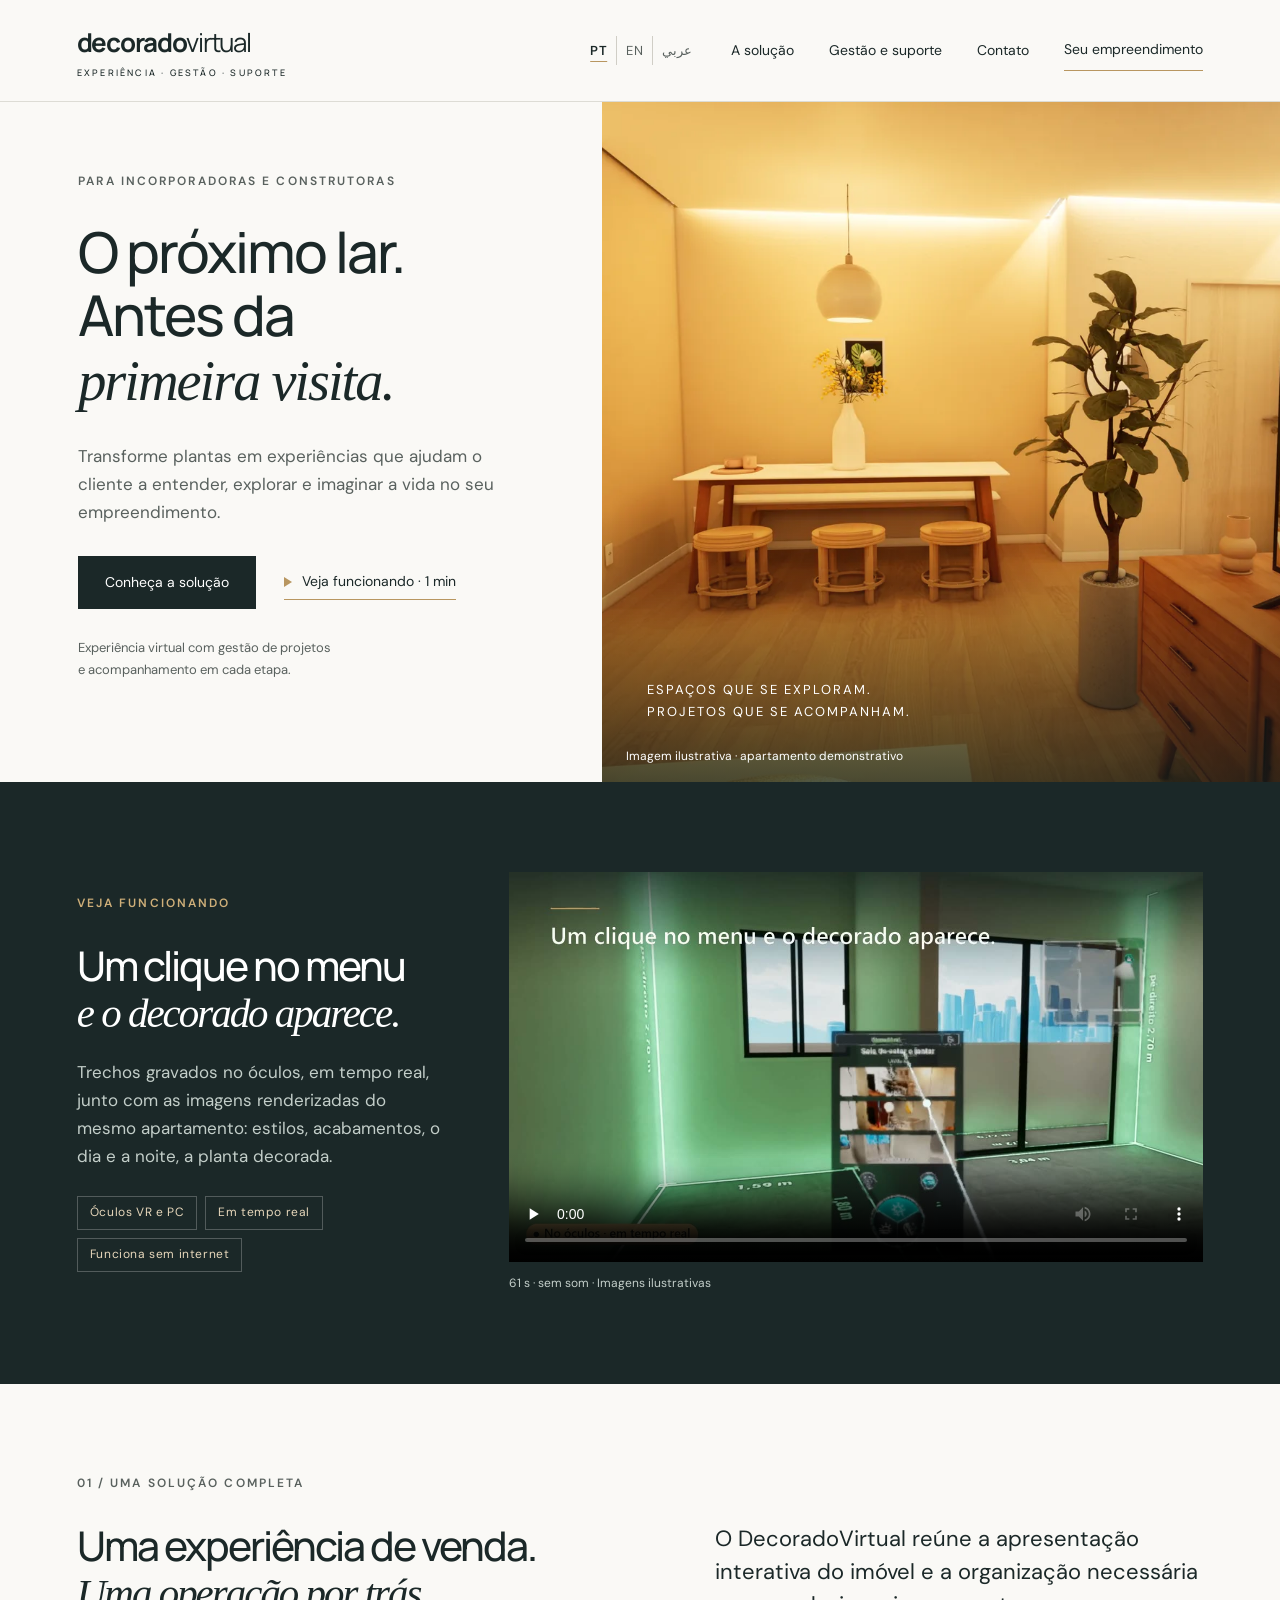
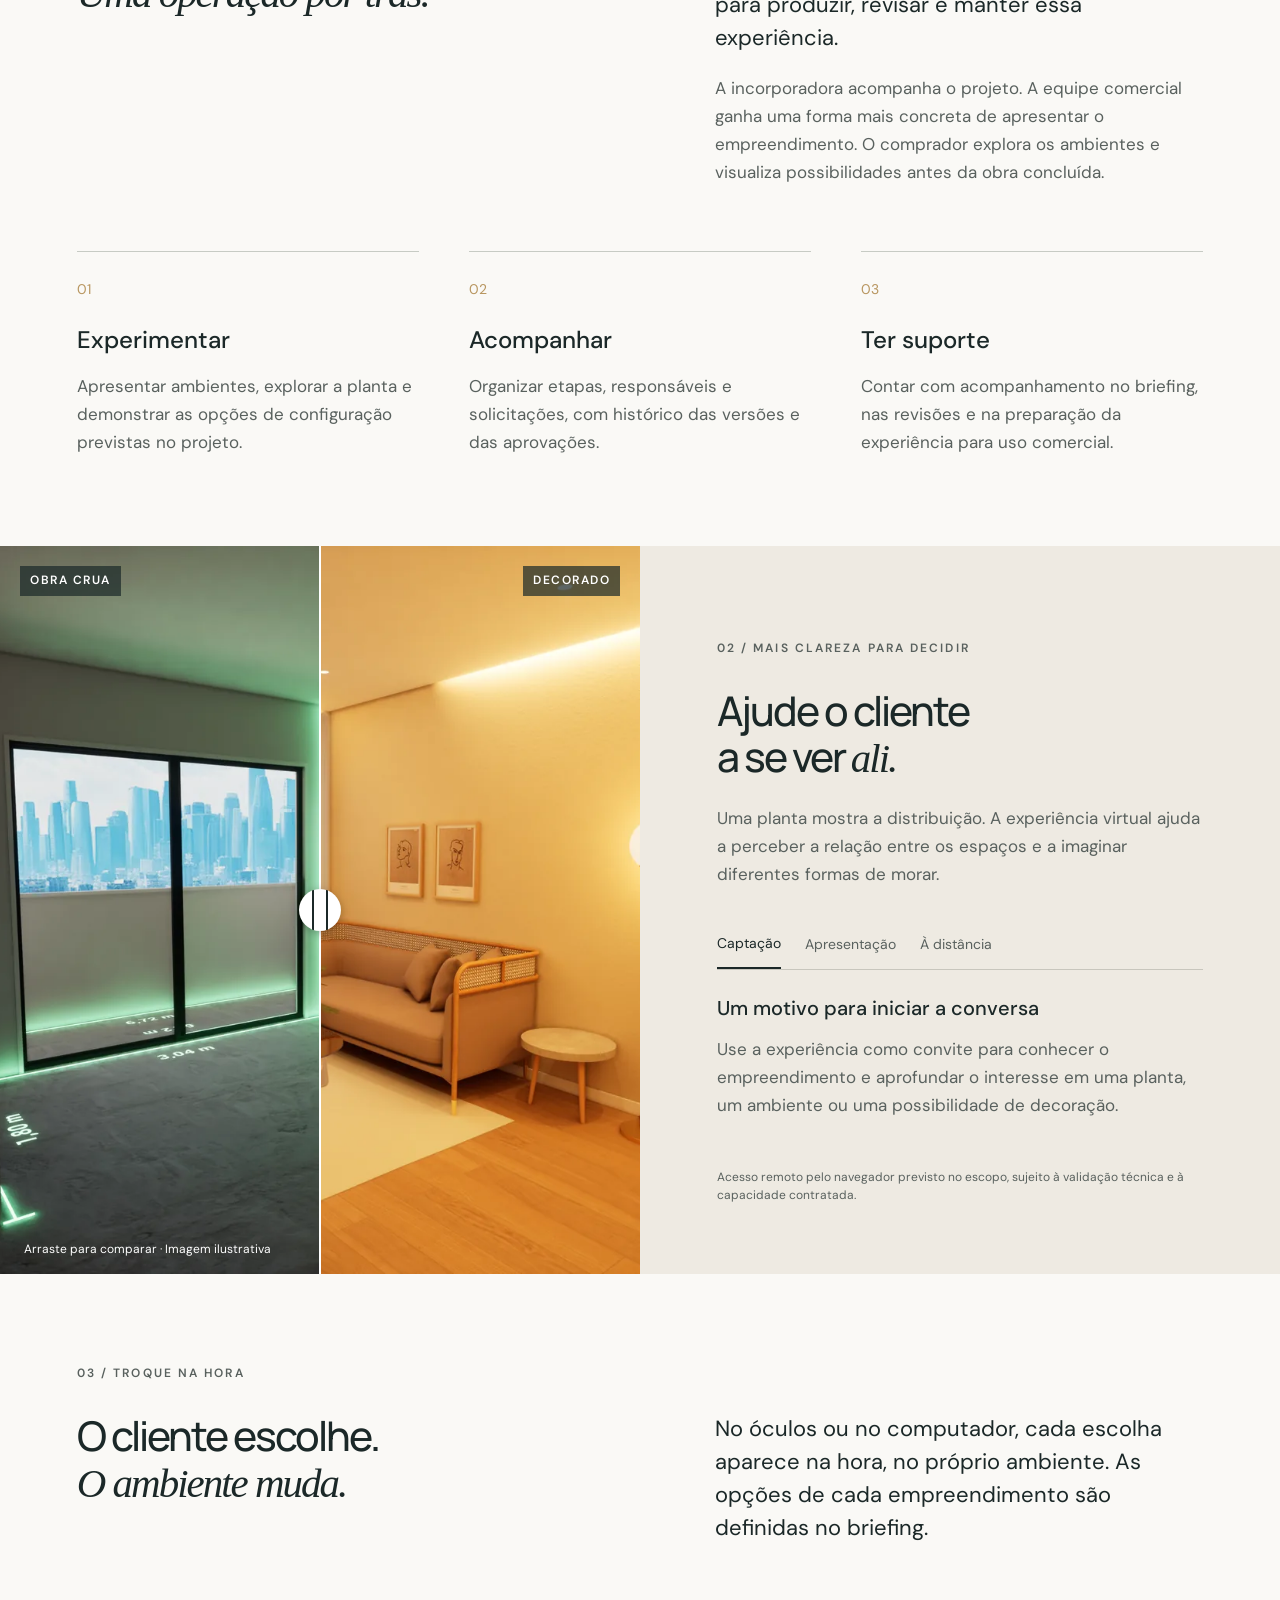
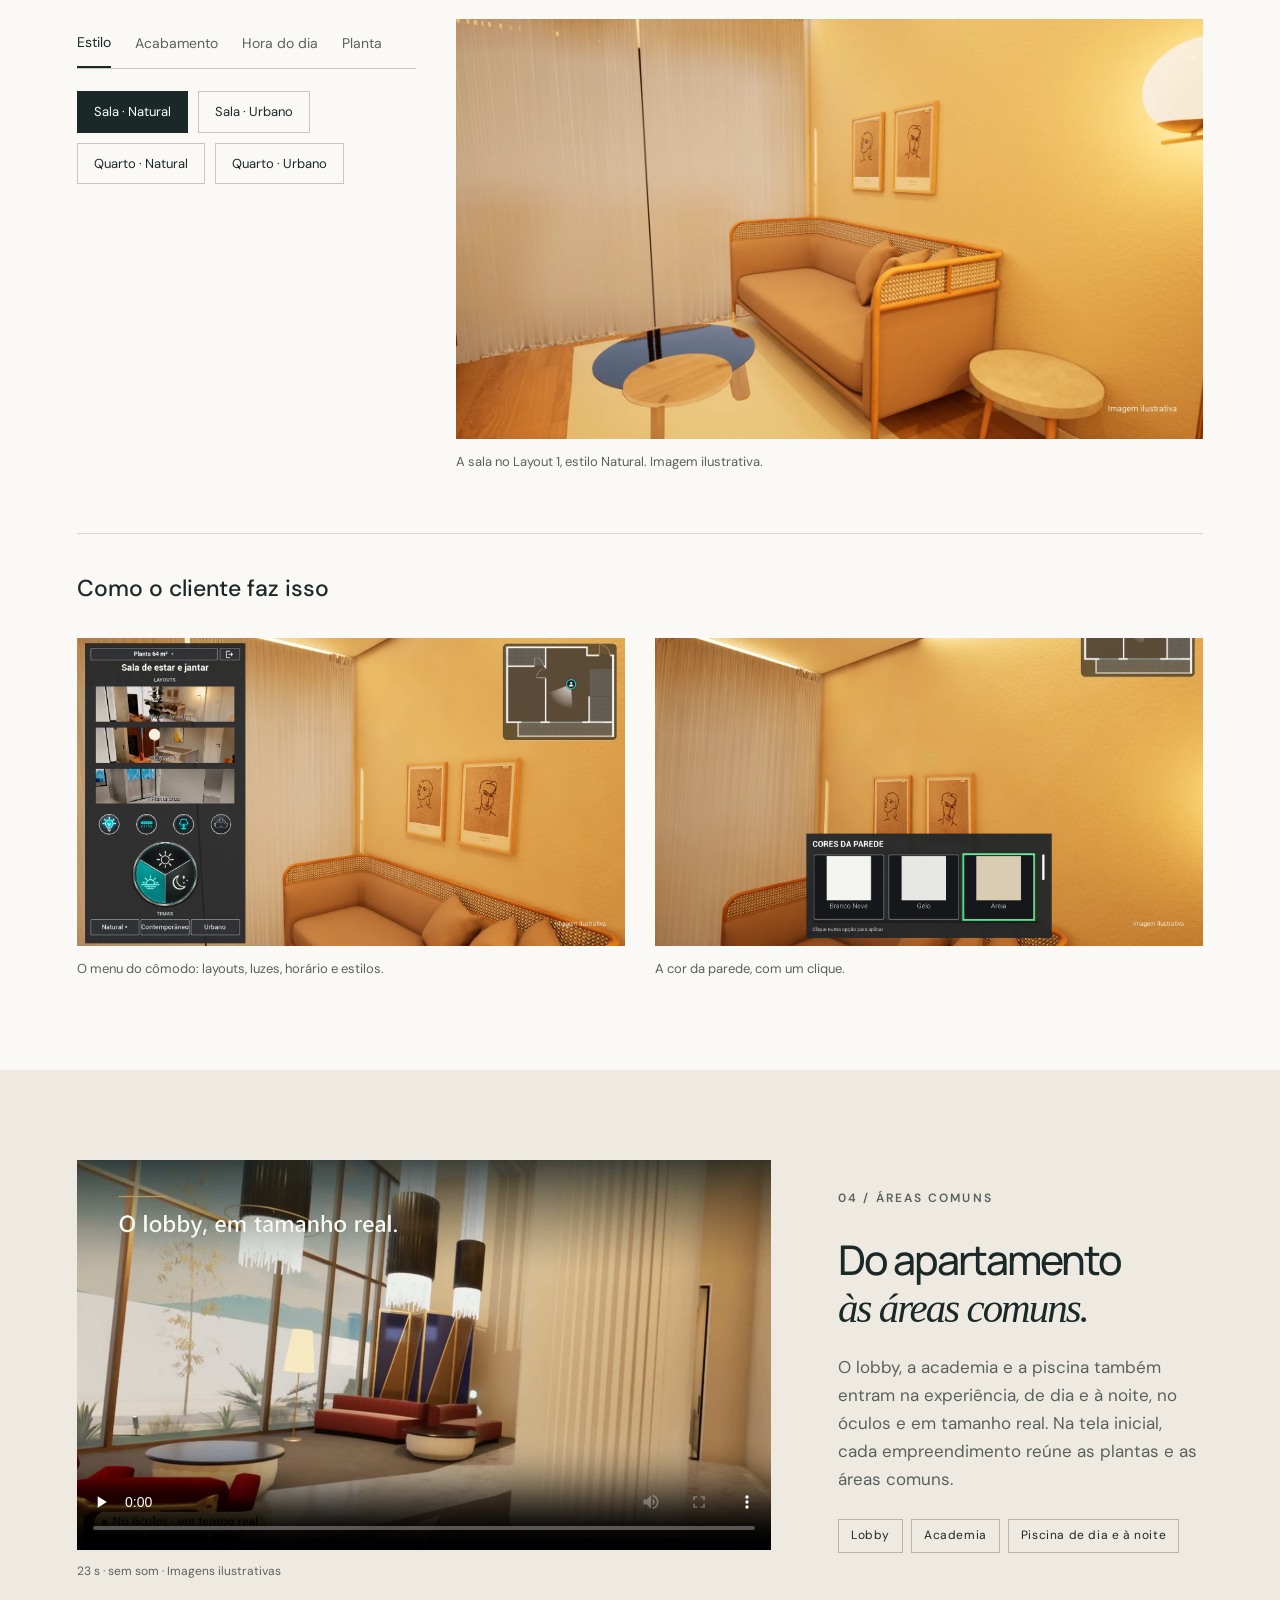
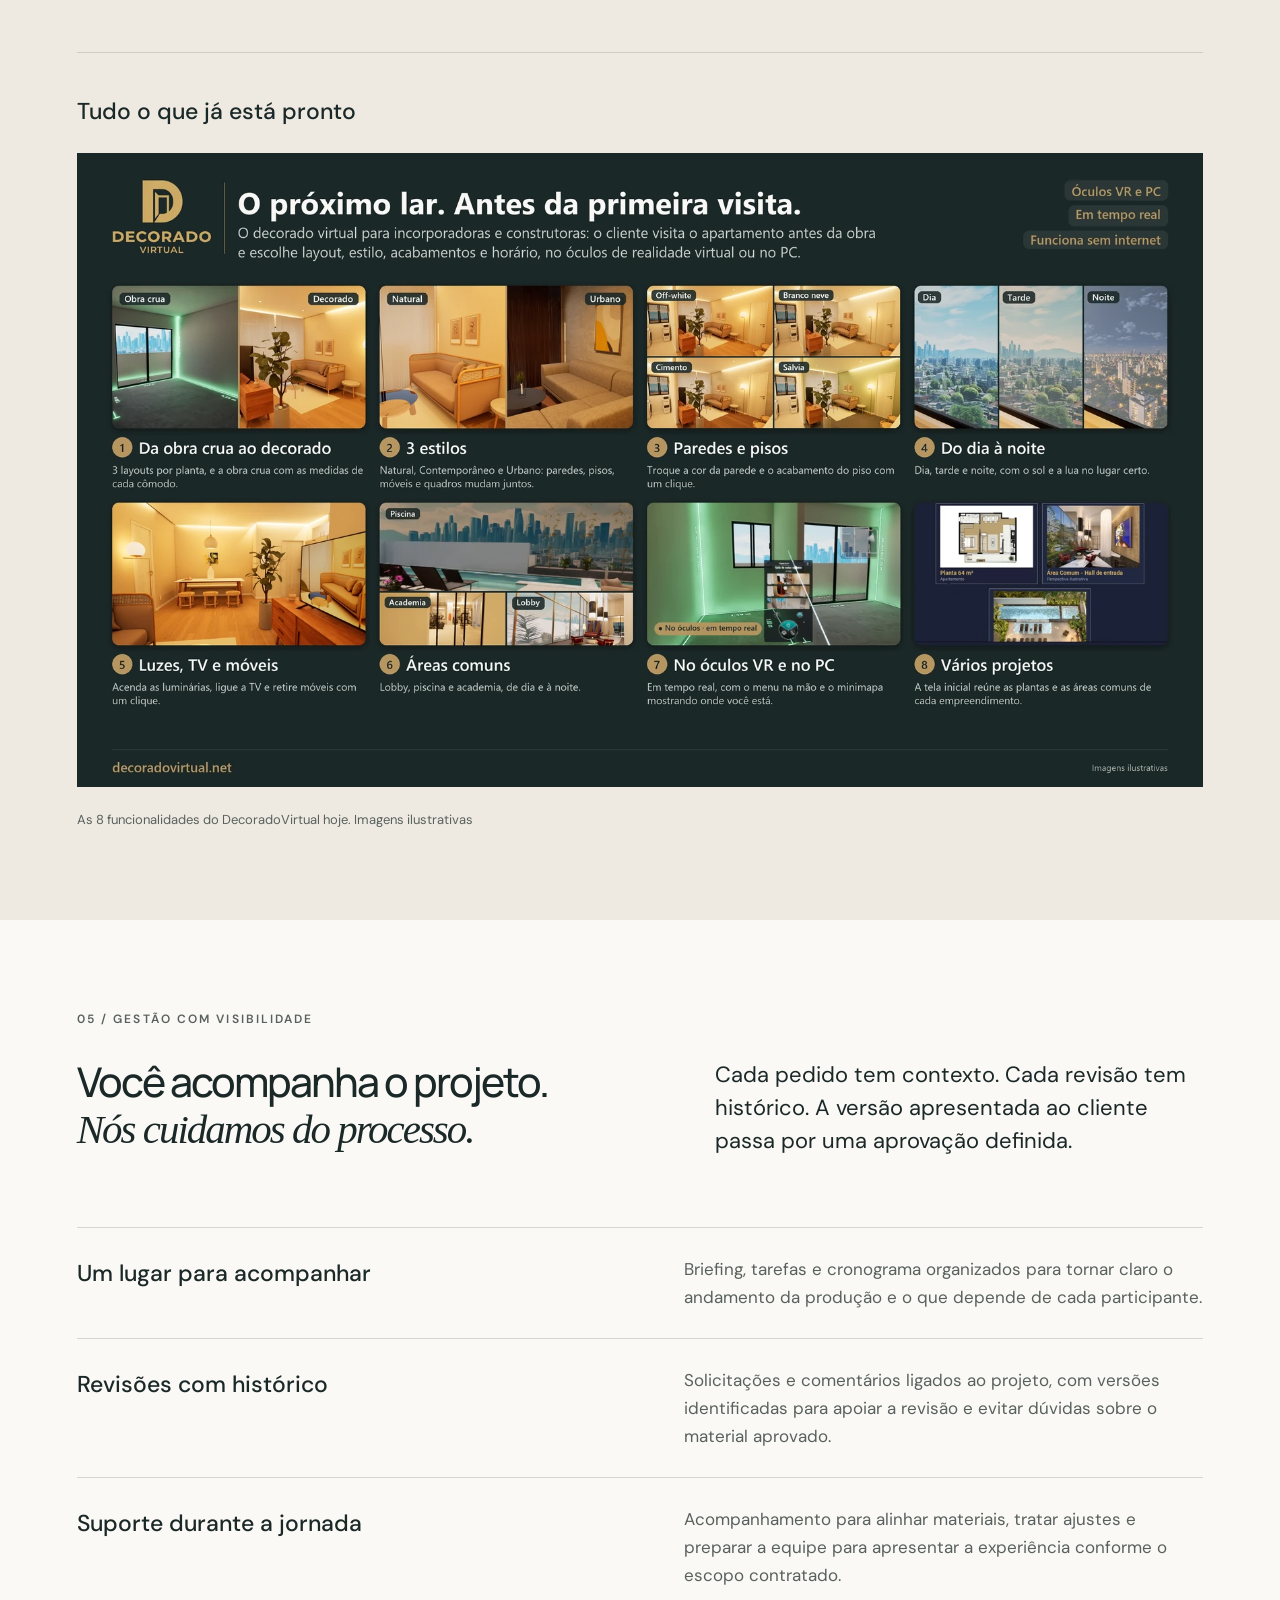
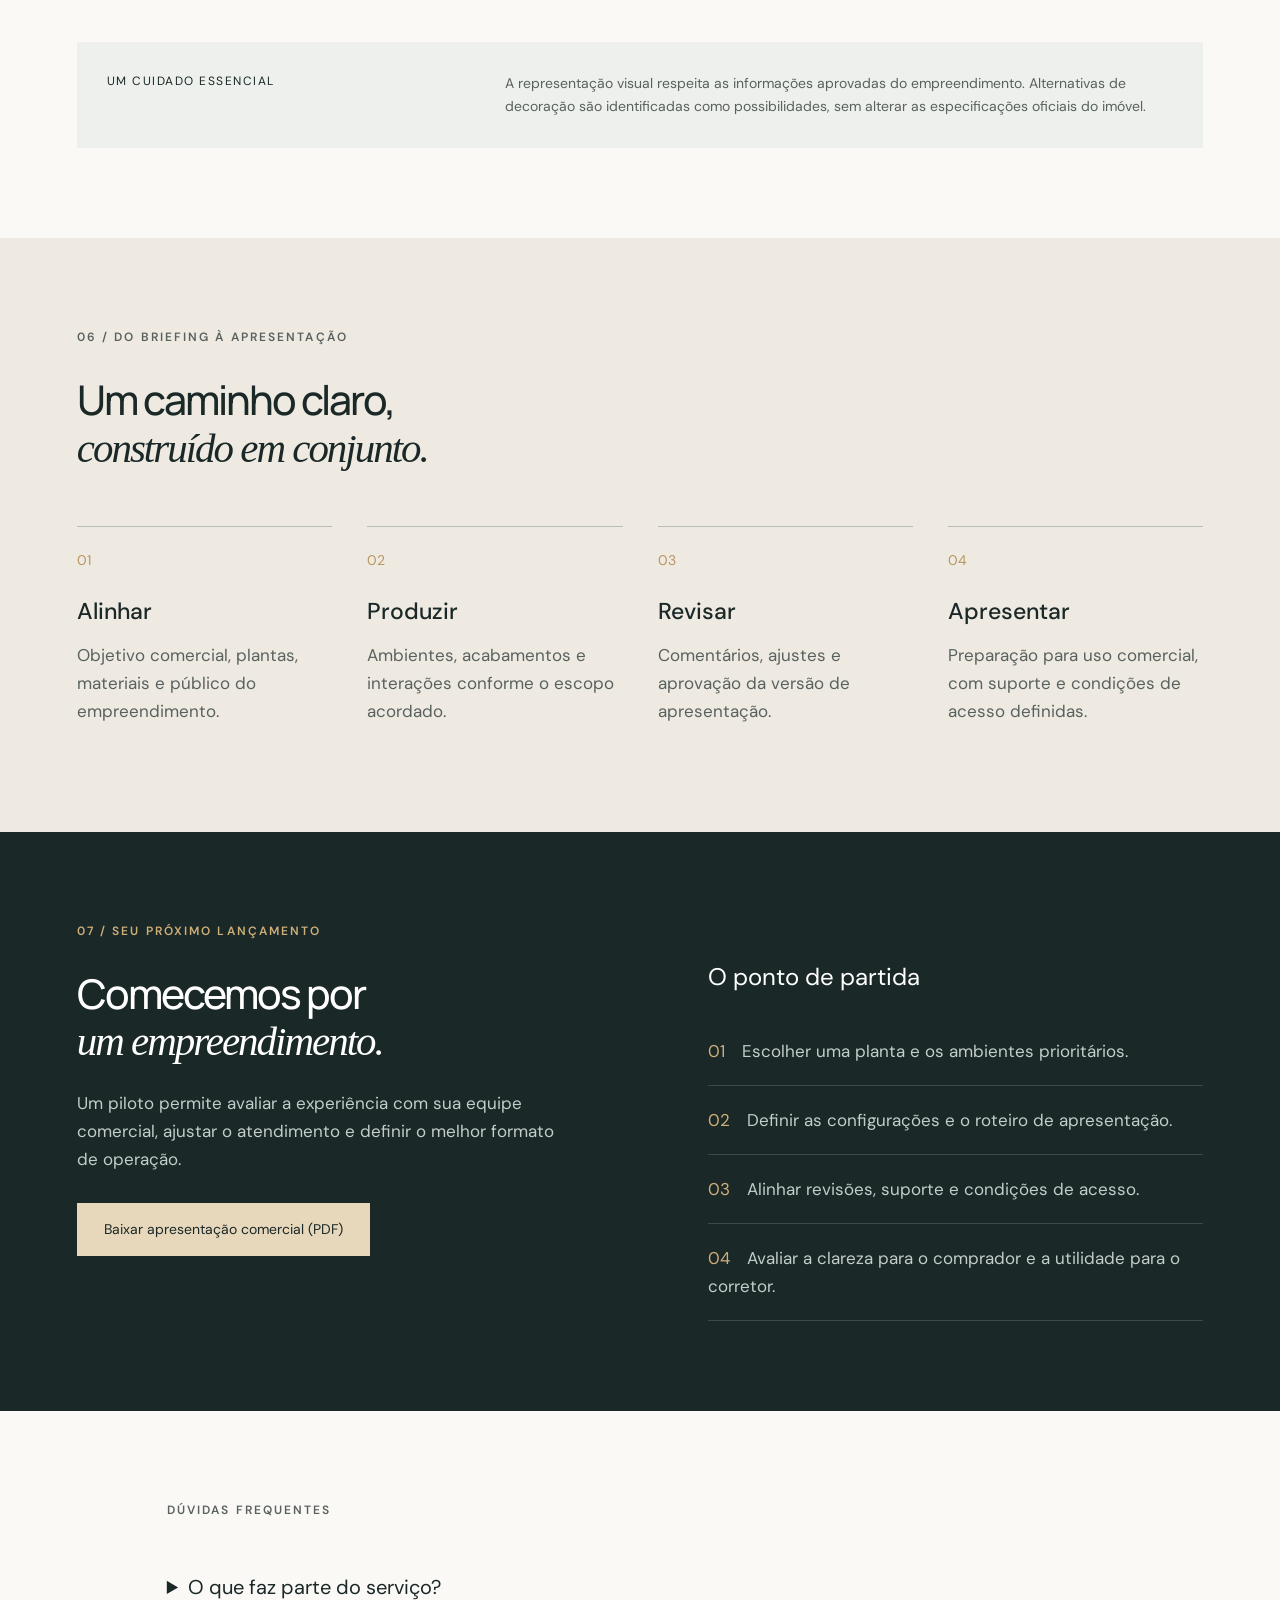
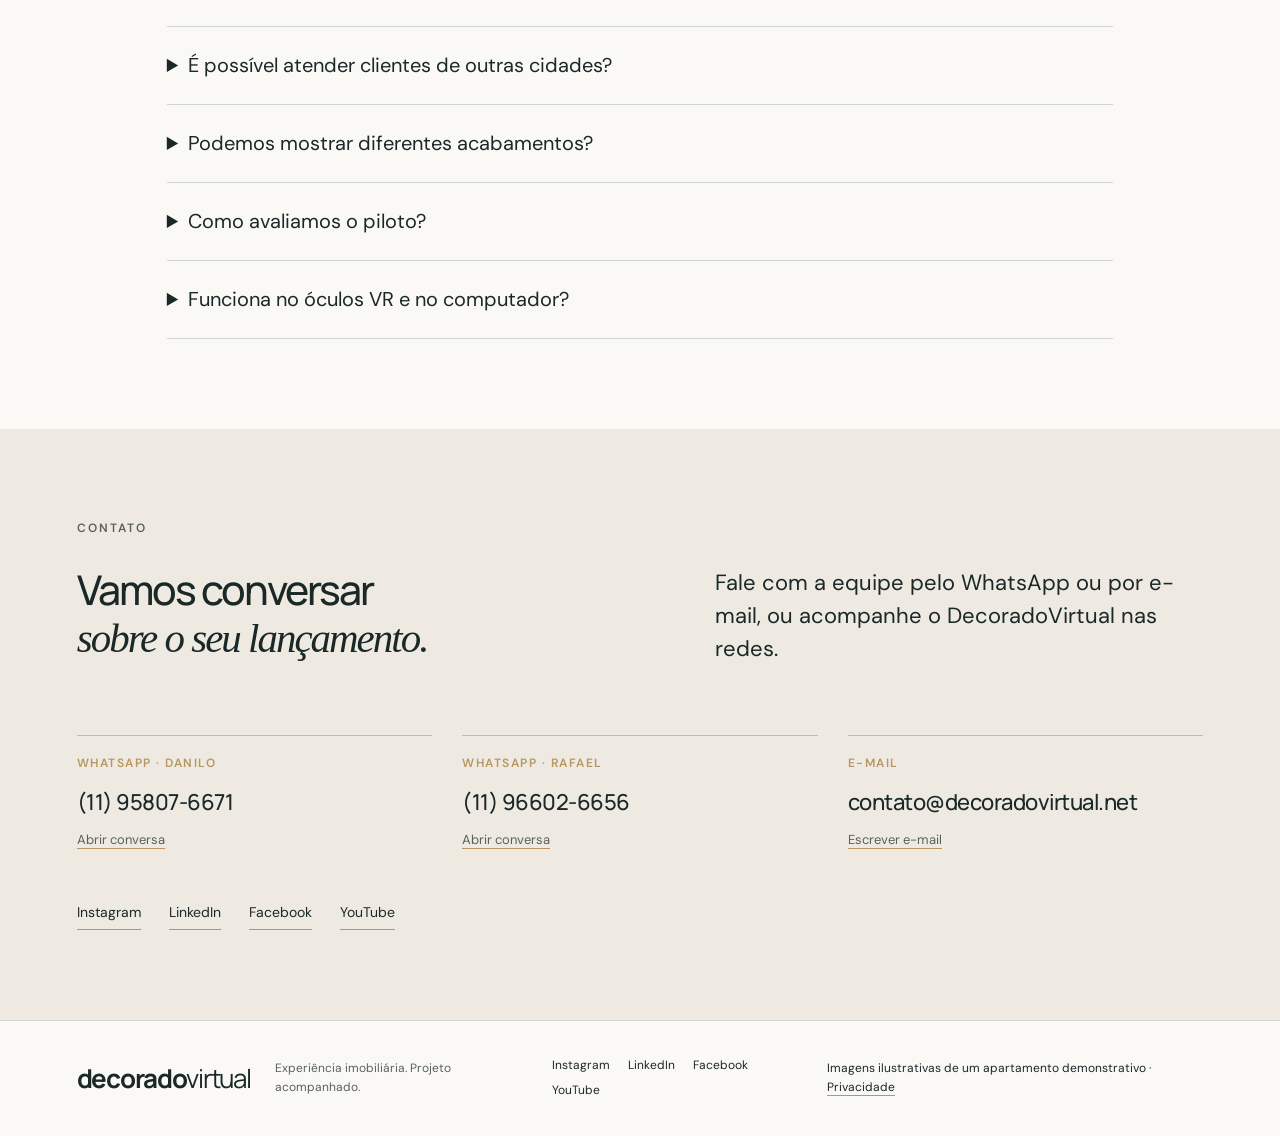
<file: index.html>
<!doctype html><html lang="pt-BR" dir="ltr"><head><meta charset="utf-8"><meta name="viewport" content="width=device-width,initial-scale=1"><title>DecoradoVirtual | O empreendimento ganha vida</title><meta name="description" content="Experiências virtuais imobiliárias com gestão de projetos e acompanhamento para incorporadoras."><link rel="canonical" href="https://decoradovirtual.net/"><link rel="alternate" hreflang="pt-BR" href="https://decoradovirtual.net/"><link rel="alternate" hreflang="en" href="https://decoradovirtual.net/en/"><link rel="alternate" hreflang="ar" href="https://decoradovirtual.net/ar/"><link rel="alternate" hreflang="x-default" href="https://decoradovirtual.net/en/"><meta property="og:type" content="website"><meta property="og:site_name" content="DecoradoVirtual"><meta property="og:locale" content="pt_BR"><meta property="og:url" content="https://decoradovirtual.net/"><meta property="og:title" content="DecoradoVirtual | O empreendimento ganha vida"><meta property="og:description" content="Experiências virtuais imobiliárias com gestão de projetos e acompanhamento para incorporadoras."><meta property="og:image" content="https://decoradovirtual.net/assets/og_capa.jpg"><meta property="og:image:width" content="1200"><meta property="og:image:height" content="627"><meta property="og:image:alt" content="Sala do apartamento demonstrativo com o título O próximo lar. Antes da primeira visita."><meta name="twitter:card" content="summary_large_image"><link rel="icon" type="image/svg+xml" href="data:image/svg+xml,%3Csvg xmlns='http://www.w3.org/2000/svg' viewBox='0 0 32 32'%3E%3Crect width='32' height='32' fill='%231b2828'/%3E%3Cpath d='M7 25V7h9q10 0 10 9t-10 9zm4-4h5q6 0 6-5t-6-5h-5z' fill='%23cfaf79'/%3E%3C/svg%3E"><link rel="stylesheet" href="style.css"><script type="application/ld+json">{"@context":"https://schema.org","@type":"Organization","name":"DecoradoVirtual","url":"https://decoradovirtual.net/","email":"contato@decoradovirtual.net","sameAs":["https://www.instagram.com/decorado_virtual/","https://www.linkedin.com/in/decorado-virtual/","https://www.facebook.com/decoradovirtual.oficial","https://www.youtube.com/@decorado_virtual"]}</script></head><body>
<header><a class="brand" href="#inicio" aria-label="DecoradoVirtual">decorado<span>virtual</span><small>EXPERIÊNCIA · GESTÃO · SUPORTE</small></a><div class="hright"><nav class="lang" aria-label="Idioma"><a href="./" hreflang="pt-BR" aria-current="page">PT</a><a href="en/" hreflang="en">EN</a><a href="ar/" hreflang="ar" lang="ar">عربي</a></nav><nav class="menu" aria-label="Principal"><a href="#solucao">A solução</a><a href="#gestao">Gestão e suporte</a><a href="#contato">Contato</a><a href="#piloto" class="nav-cta">Seu empreendimento</a></nav></div></header>
<main><section id="inicio" class="hero"><div class="hero-copy"><p class="eyebrow">PARA INCORPORADORAS E CONSTRUTORAS</p><h1>O próximo lar.<br>Antes da<br><em>primeira visita.</em></h1><p>Transforme plantas em experiências que ajudam o cliente a entender, explorar e imaginar a vida no seu empreendimento.</p><div class="hero-actions"><a class="button" href="#solucao">Conheça a solução</a><a class="play-link" href="#veja">Veja funcionando · 1 min</a></div><p class="hero-detail">Experiência virtual com gestão de projetos<br>e acompanhamento em cada etapa.</p></div><figure><img src="assets/capa.webp" alt="Sala de estar e jantar do apartamento demonstrativo no fim da tarde, com sofá de palhinha, mesa com banquinhos e TV ligada"><figcaption>Imagem ilustrativa · apartamento demonstrativo</figcaption><div class="image-note">ESPAÇOS QUE SE EXPLORAM.<br>PROJETOS QUE SE ACOMPANHAM.</div></figure></section>
<section id="veja" class="watch"><div><p class="eyebrow">VEJA FUNCIONANDO</p><h2>Um clique no menu<br><em>e o decorado aparece.</em></h2><p>Trechos gravados no óculos, em tempo real, junto com as imagens renderizadas do mesmo apartamento: estilos, acabamentos, o dia e a noite, a planta decorada.</p><div class="badges"><span>Óculos VR e PC</span><span>Em tempo real</span><span>Funciona sem internet</span></div></div><div><video id="video" controls preload="none" playsinline poster="assets/capa_video_vr.jpg" src="assets/video_funcionalidades_vr.mp4" data-wide="assets/video_funcionalidades_vr.mp4" data-tall="assets/video_funcionalidades_vr_9x16.mp4" data-wide-poster="assets/capa_video_vr.jpg" data-tall-poster="assets/capa_video_vr_9x16.jpg" aria-label="Vídeo de 61 segundos do DecoradoVirtual funcionando"></video><p class="video-note">61 s · sem som · Imagens ilustrativas</p></div></section>
<section id="solucao" class="intro section"><p class="eyebrow">01 / UMA SOLUÇÃO COMPLETA</p><div class="split"><h2>Uma experiência de venda.<br><em>Uma operação por trás.</em></h2><div><p class="lead">O DecoradoVirtual reúne a apresentação interativa do imóvel e a organização necessária para produzir, revisar e manter essa experiência.</p><p>A incorporadora acompanha o projeto. A equipe comercial ganha uma forma mais concreta de apresentar o empreendimento. O comprador explora os ambientes e visualiza possibilidades antes da obra concluída.</p></div></div><div class="pillars"><article><span>01</span><h3>Experimentar</h3><p>Apresentar ambientes, explorar a planta e demonstrar as opções de configuração previstas no projeto.</p></article><article><span>02</span><h3>Acompanhar</h3><p>Organizar etapas, responsáveis e solicitações, com histórico das versões e das aprovações.</p></article><article><span>03</span><h3>Ter suporte</h3><p>Contar com acompanhamento no briefing, nas revisões e na preparação da experiência para uso comercial.</p></article></div></section>
<section id="experiencia" class="experience"><figure class="compare" id="compare" dir="ltr"><img src="assets/decorado.webp" alt="A sala decorada, com sofá, luminária de piso e quadros" loading="lazy"><img class="c-top" src="assets/obra_crua.webp" alt="A mesma sala na obra crua, com as medidas marcadas no chão" loading="lazy"><input type="range" min="0" max="100" value="50" aria-label="Comparar a obra crua (esquerda) com o decorado (direita)"><span class="c-line"></span><span class="c-lab l">OBRA CRUA</span><span class="c-lab r">DECORADO</span><figcaption dir="auto">Arraste para comparar · Imagem ilustrativa</figcaption></figure><div class="experience-copy"><p class="eyebrow">02 / MAIS CLAREZA PARA DECIDIR</p><h2>Ajude o cliente<br>a se ver <em>ali.</em></h2><p>Uma planta mostra a distribuição. A experiência virtual ajuda a perceber a relação entre os espaços e a imaginar diferentes formas de morar.</p><div class="use-tabs" role="tablist" aria-label="Aplicações comerciais"><button role="tab" id="tab-captacao" aria-selected="true" aria-controls="use-panel" data-use="captacao">Captação</button><button role="tab" id="tab-venda" aria-selected="false" aria-controls="use-panel" tabindex="-1" data-use="venda">Apresentação</button><button role="tab" id="tab-remoto" aria-selected="false" aria-controls="use-panel" tabindex="-1" data-use="remoto">À distância</button></div><div id="use-panel" role="tabpanel" aria-labelledby="tab-captacao" tabindex="0"><h3>Um motivo para iniciar a conversa</h3><p>Use a experiência como convite para conhecer o empreendimento e aprofundar o interesse em uma planta, um ambiente ou uma possibilidade de decoração.</p></div><p class="fine">Acesso remoto pelo navegador previsto no escopo, sujeito à validação técnica e à capacidade contratada.</p></div></section>
<section id="troque" class="section try"><p class="eyebrow">03 / TROQUE NA HORA</p><div class="split"><h2>O cliente escolhe.<br><em>O ambiente muda.</em></h2><p class="lead">No óculos ou no computador, cada escolha aparece na hora, no próprio ambiente. As opções de cada empreendimento são definidas no briefing.</p></div><div class="config"><div><div class="use-tabs" role="tablist" aria-label="O que trocar"><button role="tab" id="cfg-estilo" aria-selected="true" aria-controls="cfg-panel" data-cfg="estilo">Estilo</button><button role="tab" id="cfg-acabamento" aria-selected="false" aria-controls="cfg-panel" tabindex="-1" data-cfg="acabamento">Acabamento</button><button role="tab" id="cfg-hora" aria-selected="false" aria-controls="cfg-panel" tabindex="-1" data-cfg="hora">Hora do dia</button><button role="tab" id="cfg-planta" aria-selected="false" aria-controls="cfg-panel" tabindex="-1" data-cfg="planta">Planta</button></div><div class="chips" id="cfg-chips" role="group" aria-label="Opções"></div></div><figure class="stage" id="cfg-panel" role="tabpanel" aria-labelledby="cfg-estilo"><img src="assets/estilo_sala_natural.webp" alt="A sala no estilo Natural, com sofá de palhinha e mesa de centro clara" loading="lazy" decoding="async"><figcaption>A sala no Layout 1, estilo Natural. Imagem ilustrativa.</figcaption></figure></div><div class="how"><h3>Como o cliente faz isso</h3><figure><img src="assets/menu_comodo.webp" alt="O menu do cômodo no produto, com os layouts, as luzes, o horário e os estilos" loading="lazy"><figcaption>O menu do cômodo: layouts, luzes, horário e estilos.</figcaption></figure><figure><img src="assets/menu_parede.webp" alt="A troca da cor da parede no produto, com as opções Branco Neve, Gelo e Areia" loading="lazy"><figcaption>A cor da parede, com um clique.</figcaption></figure></div></section>
<section id="areas-comuns" class="section common"><div class="common-grid"><div><video controls preload="none" playsinline poster="assets/capa_areas_comuns.jpg" src="assets/video_areas_comuns.mp4" data-wide="assets/video_areas_comuns.mp4" data-tall="assets/video_areas_comuns_9x16.mp4" data-wide-poster="assets/capa_areas_comuns.jpg" data-tall-poster="assets/capa_areas_comuns_9x16.jpg" aria-label="Vídeo de 23 segundos das áreas comuns no DecoradoVirtual"></video><p class="video-note">23 s · sem som · Imagens ilustrativas</p></div><div><p class="eyebrow">04 / ÁREAS COMUNS</p><h2>Do apartamento<br><em>às áreas comuns.</em></h2><p>O lobby, a academia e a piscina também entram na experiência, de dia e à noite, no óculos e em tamanho real. Na tela inicial, cada empreendimento reúne as plantas e as áreas comuns.</p><div class="badges"><span>Lobby</span><span>Academia</span><span>Piscina de dia e à noite</span></div></div></div><figure class="product"><h3>Tudo o que já está pronto</h3><picture><source media="(max-width:640px)" srcset="assets/produto_9x16.webp" width="1080" height="1920"><img src="assets/produto.webp" width="1672" height="941" alt="As 8 funcionalidades do DecoradoVirtual: da obra crua ao decorado, 3 estilos, paredes e pisos, do dia à noite, luzes, TV e móveis, áreas comuns, no óculos VR e no PC, e vários projetos" loading="lazy"></picture><figcaption>As 8 funcionalidades do DecoradoVirtual hoje. Imagens ilustrativas</figcaption></figure></section>
<section id="gestao" class="section management"><p class="eyebrow">05 / GESTÃO COM VISIBILIDADE</p><div class="split"><h2>Você acompanha o projeto.<br><em>Nós cuidamos do processo.</em></h2><p class="lead">Cada pedido tem contexto. Cada revisão tem histórico. A versão apresentada ao cliente passa por uma aprovação definida.</p></div><div class="management-rows"><article><h3>Um lugar para acompanhar</h3><p>Briefing, tarefas e cronograma organizados para tornar claro o andamento da produção e o que depende de cada participante.</p></article><article><h3>Revisões com histórico</h3><p>Solicitações e comentários ligados ao projeto, com versões identificadas para apoiar a revisão e evitar dúvidas sobre o material aprovado.</p></article><article><h3>Suporte durante a jornada</h3><p>Acompanhamento para alinhar materiais, tratar ajustes e preparar a equipe para apresentar a experiência conforme o escopo contratado.</p></article></div><div class="principle"><span>UM CUIDADO ESSENCIAL</span><p>A representação visual respeita as informações aprovadas do empreendimento. Alternativas de decoração são identificadas como possibilidades, sem alterar as especificações oficiais do imóvel.</p></div></section>
<section id="processo" class="section process"><p class="eyebrow">06 / DO BRIEFING À APRESENTAÇÃO</p><h2>Um caminho claro,<br><em>construído em conjunto.</em></h2><ol><li><span>01</span><h3>Alinhar</h3><p>Objetivo comercial, plantas, materiais e público do empreendimento.</p></li><li><span>02</span><h3>Produzir</h3><p>Ambientes, acabamentos e interações conforme o escopo acordado.</p></li><li><span>03</span><h3>Revisar</h3><p>Comentários, ajustes e aprovação da versão de apresentação.</p></li><li><span>04</span><h3>Apresentar</h3><p>Preparação para uso comercial, com suporte e condições de acesso definidas.</p></li></ol></section>
<section id="piloto" class="section pilot"><div><p class="eyebrow">07 / SEU PRÓXIMO LANÇAMENTO</p><h2>Comecemos por<br><em>um empreendimento.</em></h2><p>Um piloto permite avaliar a experiência com sua equipe comercial, ajustar o atendimento e definir o melhor formato de operação.</p><a class="button light" href="DecoradoVirtual-Comercial.pdf" download>Baixar apresentação comercial (PDF)</a></div><div class="pilot-list"><h3>O ponto de partida</h3><p><span>01</span> Escolher uma planta e os ambientes prioritários.</p><p><span>02</span> Definir as configurações e o roteiro de apresentação.</p><p><span>03</span> Alinhar revisões, suporte e condições de acesso.</p><p><span>04</span> Avaliar a clareza para o comprador e a utilidade para o corretor.</p></div></section>
<section class="section faq"><p class="eyebrow">DÚVIDAS FREQUENTES</p><details><summary>O que faz parte do serviço?</summary><p>A proposta combina produção da experiência virtual, gestão das etapas e acompanhamento. Ambientes, interações, revisões e suporte são definidos para cada empreendimento.</p></details><details><summary>É possível atender clientes de outras cidades?</summary><p>O atendimento remoto faz parte da proposta. O acesso interativo pelo navegador está previsto e depende da validação técnica no piloto e das condições de conexão e capacidade contratada.</p></details><details><summary>Podemos mostrar diferentes acabamentos?</summary><p>As opções de materiais, decoração e configuração são definidas no briefing e implementadas conforme o escopo. Alternativas visuais são diferenciadas das especificações oficiais do imóvel.</p></details><details><summary>Como avaliamos o piloto?</summary><p>Combine critérios com a equipe: facilidade de apresentação, compreensão da planta, dúvidas dos compradores e continuidade do atendimento. Metas de conversão devem ser medidas no contexto real da incorporadora.</p></details><details><summary>Funciona no óculos VR e no computador?</summary><p>Sim. A mesma experiência roda em tempo real no computador e no óculos de realidade virtual ligado a ele, e não depende de internet durante a apresentação.</p></details></section>
<section id="contato" class="section contact"><p class="eyebrow">CONTATO</p><div class="split"><h2>Vamos conversar<br><em>sobre o seu lançamento.</em></h2><p class="lead">Fale com a equipe pelo WhatsApp ou por e-mail, ou acompanhe o DecoradoVirtual nas redes.</p></div><div class="contact-list"><a href="https://wa.me/5511958076671?text=Ol%C3%A1!%20Vim%20pelo%20site%20do%20DecoradoVirtual%20e%20quero%20saber%20mais." target="_blank" rel="noopener"><span>WHATSAPP · DANILO</span><strong><bdi dir="ltr">(11) 95807-6671</bdi></strong><small>Abrir conversa</small></a><a href="https://wa.me/5511966026656?text=Ol%C3%A1!%20Vim%20pelo%20site%20do%20DecoradoVirtual%20e%20quero%20saber%20mais." target="_blank" rel="noopener"><span>WHATSAPP · RAFAEL</span><strong><bdi dir="ltr">(11) 96602-6656</bdi></strong><small>Abrir conversa</small></a><a href="mailto:contato@decoradovirtual.net"><span>E-MAIL</span><strong><bdi dir="ltr">contato@decoradovirtual.net</bdi></strong><small>Escrever e-mail</small></a></div><nav class="social" aria-label="Redes sociais"><a href="https://www.instagram.com/decorado_virtual/" target="_blank" rel="noopener">Instagram</a><a href="https://www.linkedin.com/in/decorado-virtual/" target="_blank" rel="noopener">LinkedIn</a><a href="https://www.facebook.com/decoradovirtual.oficial" target="_blank" rel="noopener">Facebook</a><a href="https://www.youtube.com/@decorado_virtual" target="_blank" rel="noopener">YouTube</a></nav></section></main><footer><a class="brand" href="#inicio">decorado<span>virtual</span></a><p>Experiência imobiliária. Projeto acompanhado.</p><nav class="footer-social" aria-label="Redes sociais no rodapé"><a href="https://www.instagram.com/decorado_virtual/" target="_blank" rel="noopener">Instagram</a><a href="https://www.linkedin.com/in/decorado-virtual/" target="_blank" rel="noopener">LinkedIn</a><a href="https://www.facebook.com/decoradovirtual.oficial" target="_blank" rel="noopener">Facebook</a><a href="https://www.youtube.com/@decorado_virtual" target="_blank" rel="noopener">YouTube</a></nav><small>Imagens ilustrativas de um apartamento demonstrativo · <a href="privacidade/">Privacidade</a></small></footer><script type="application/json" id="i18n">{"uses": {"captacao": ["Um motivo para iniciar a conversa", "Use a experiência como convite para conhecer o empreendimento e aprofundar o interesse em uma planta, um ambiente ou uma possibilidade de decoração."], "venda": ["Uma apresentação mais concreta", "Explore ambientes com o comprador, esclareça a distribuição dos espaços e apresente as opções aprovadas para o empreendimento durante o atendimento."], "remoto": ["A conversa continua, mesmo de longe", "Planeje demonstrações para compradores de outras cidades. A proposta de acesso pelo navegador será validada no piloto, conforme conexão, dispositivos e capacidade contratada."]}, "cfg": {"estilo": [["Sala · Natural", "estilo_sala_natural", "A sala no Layout 1, estilo Natural.", "A sala no estilo Natural, com sofá de palhinha e mesa de centro clara"], ["Sala · Urbano", "estilo_sala_urbano", "A mesma sala no Layout 2, estilo Urbano.", "A mesma sala no estilo Urbano, com sofá de canto cinza e parede de cimento"], ["Quarto · Natural", "estilo_quarto_natural", "O quarto no estilo Natural.", "O quarto no estilo Natural, com cama clara e criados-mudos de madeira"], ["Quarto · Urbano", "estilo_quarto_urbano", "O mesmo quarto no estilo Urbano.", "O mesmo quarto no estilo Urbano, com cabeceira escura e TV na parede"]], "acabamento": [["Off-white e carvalho", "acab_a1", "Off-white quente e tabuado de carvalho claro.", "A sala com paredes off-white e piso de carvalho claro"], ["Branco neve e porcelanato", "acab_a2", "Branco neve e porcelanato neutro.", "A sala com paredes branco neve e porcelanato neutro"], ["Cimento queimado e demolição", "acab_a3", "Cimento queimado e madeira de demolição.", "A sala com parede de cimento queimado e piso de madeira de demolição"], ["Verde sálvia e grafite", "acab_a4", "Verde sálvia e cimento queimado grafite.", "A sala com parede verde sálvia e piso de cimento queimado grafite"]], "hora": [["Dia", "hora_dia", "A vista da varanda de dia.", "A vista da varanda de dia"], ["Tarde", "hora_tarde", "A mesma vista no fim da tarde.", "A mesma vista no fim da tarde"], ["Noite", "hora_noite", "A mesma vista à noite.", "A mesma vista à noite, com a cidade iluminada"]], "planta": [["Layouts 1 e 2", "plantas", "A planta decorada vista de cima: Layout 1 (Natural) e Layout 2 (Urbano).", "A planta decorada vista de cima, nos layouts 1 e 2"]]}, "ill": " Imagem ilustrativa.", "media": "assets/"}</script><script src="app.js"></script></body></html>
</file>
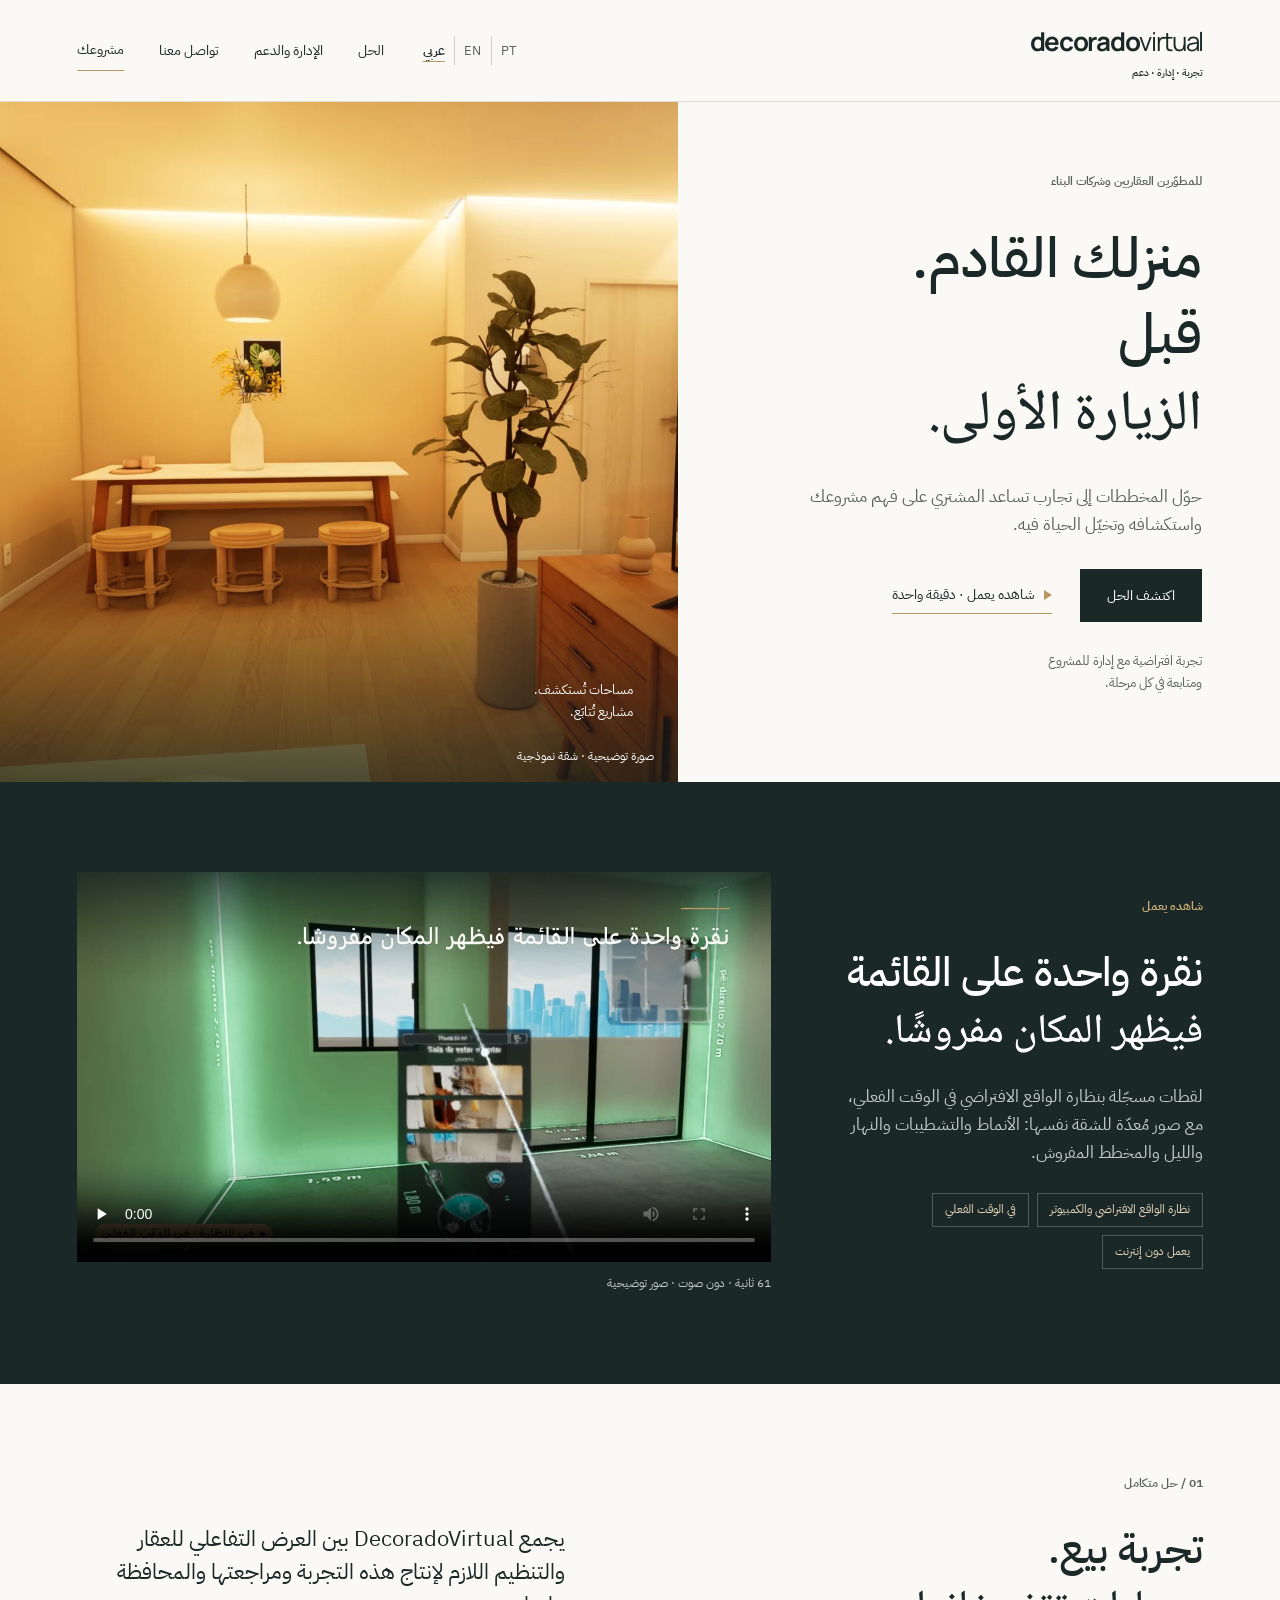
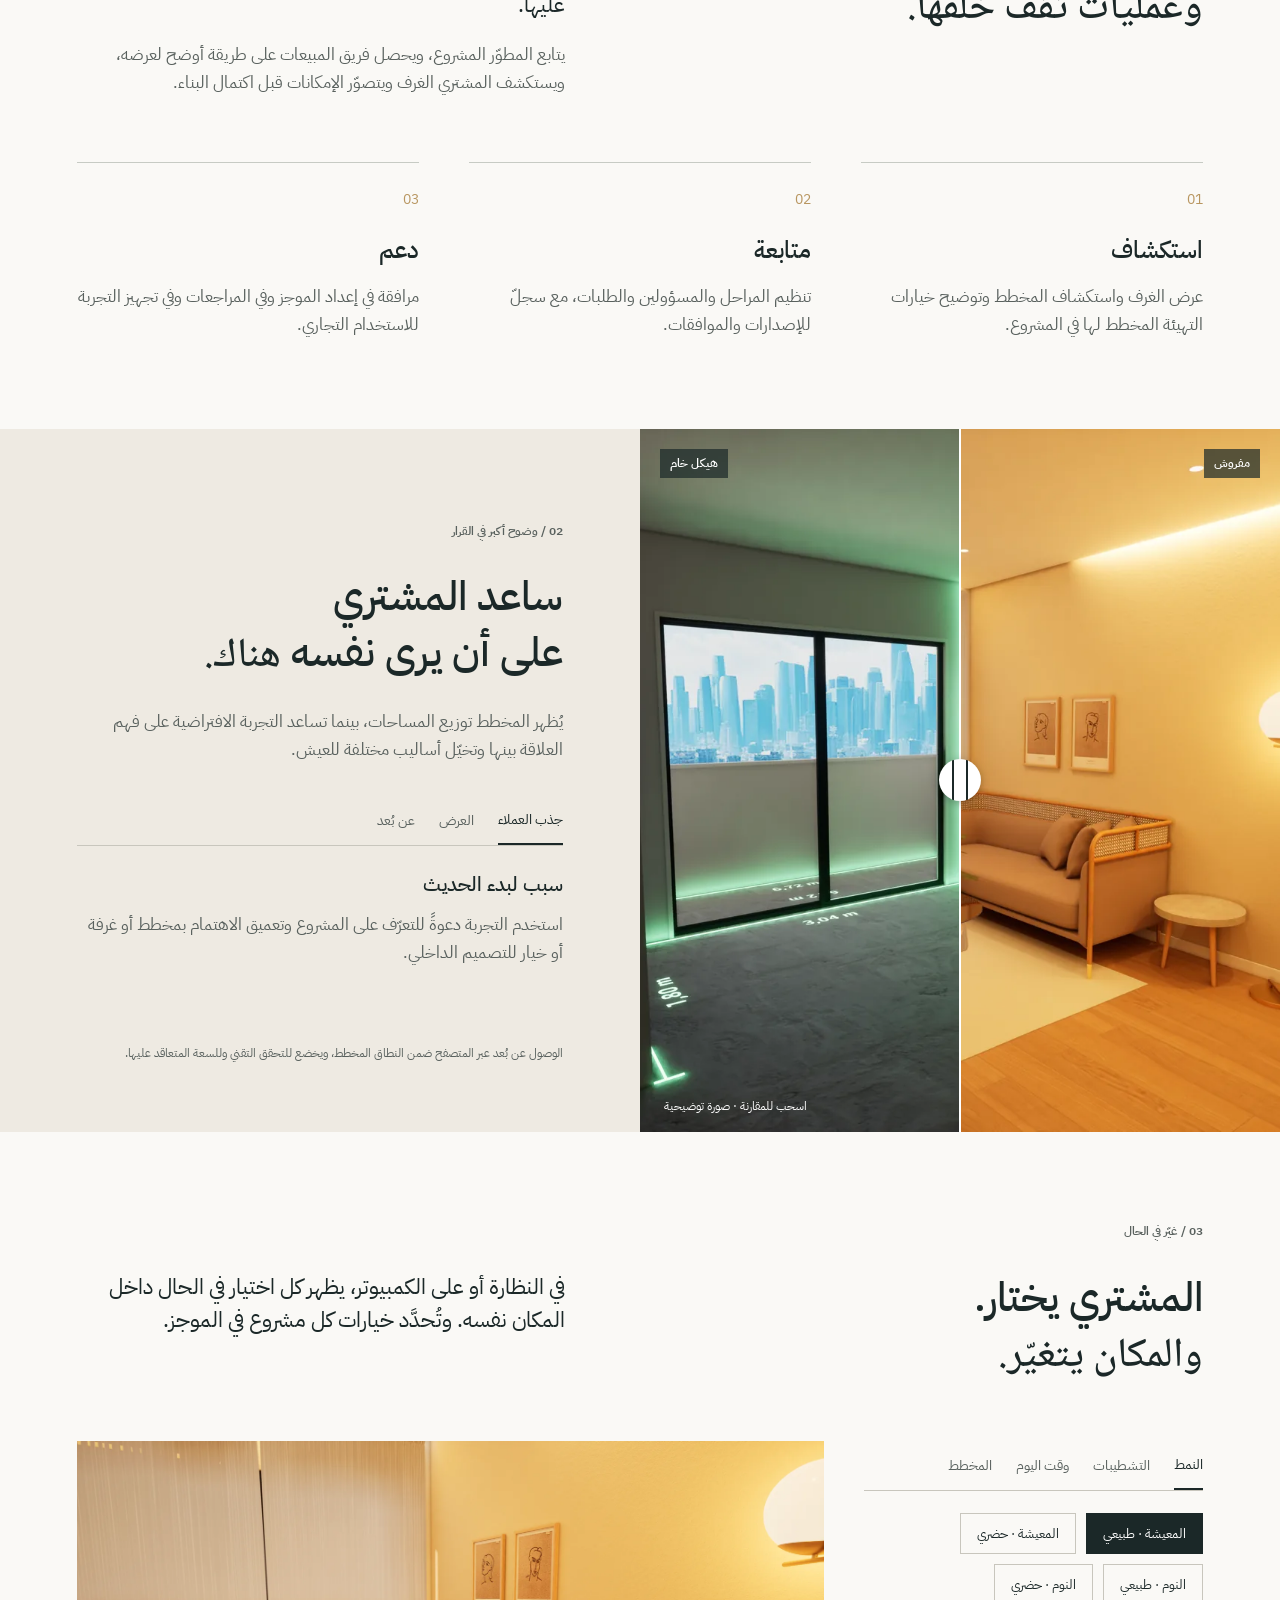
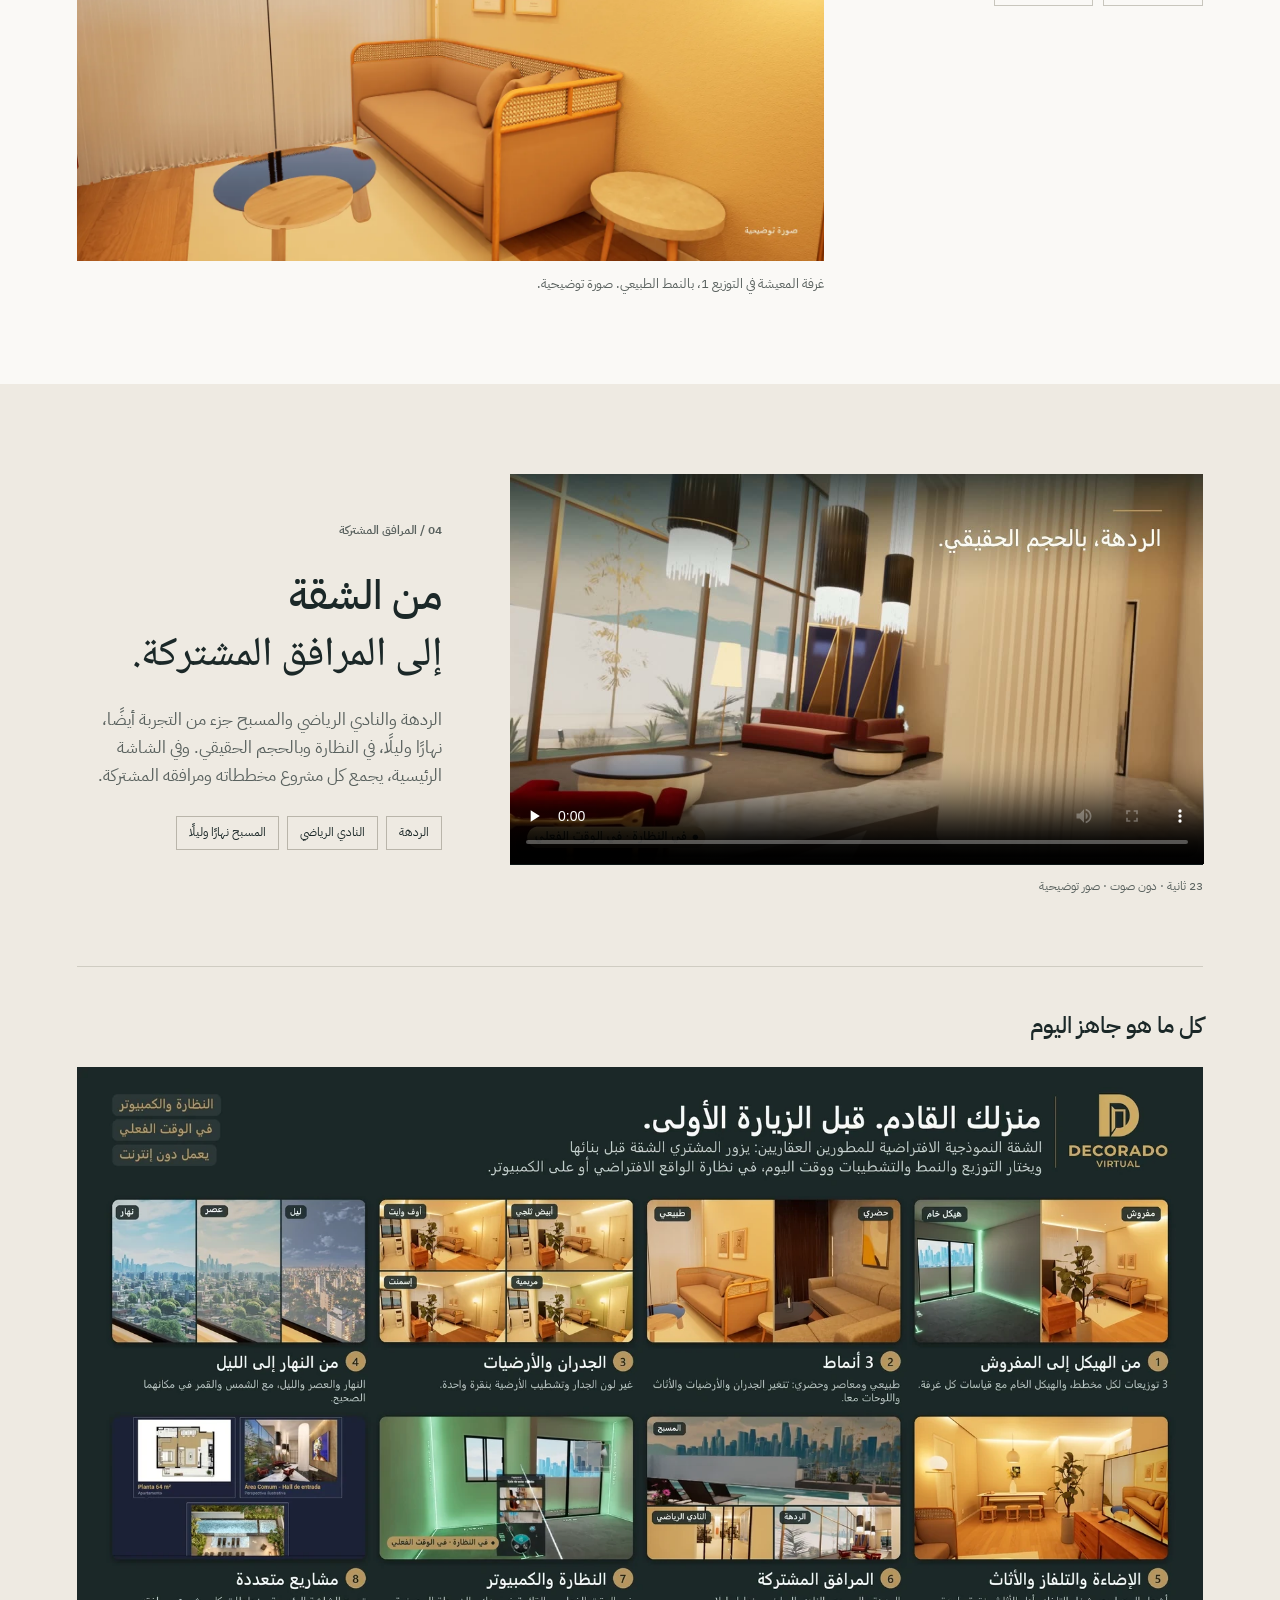
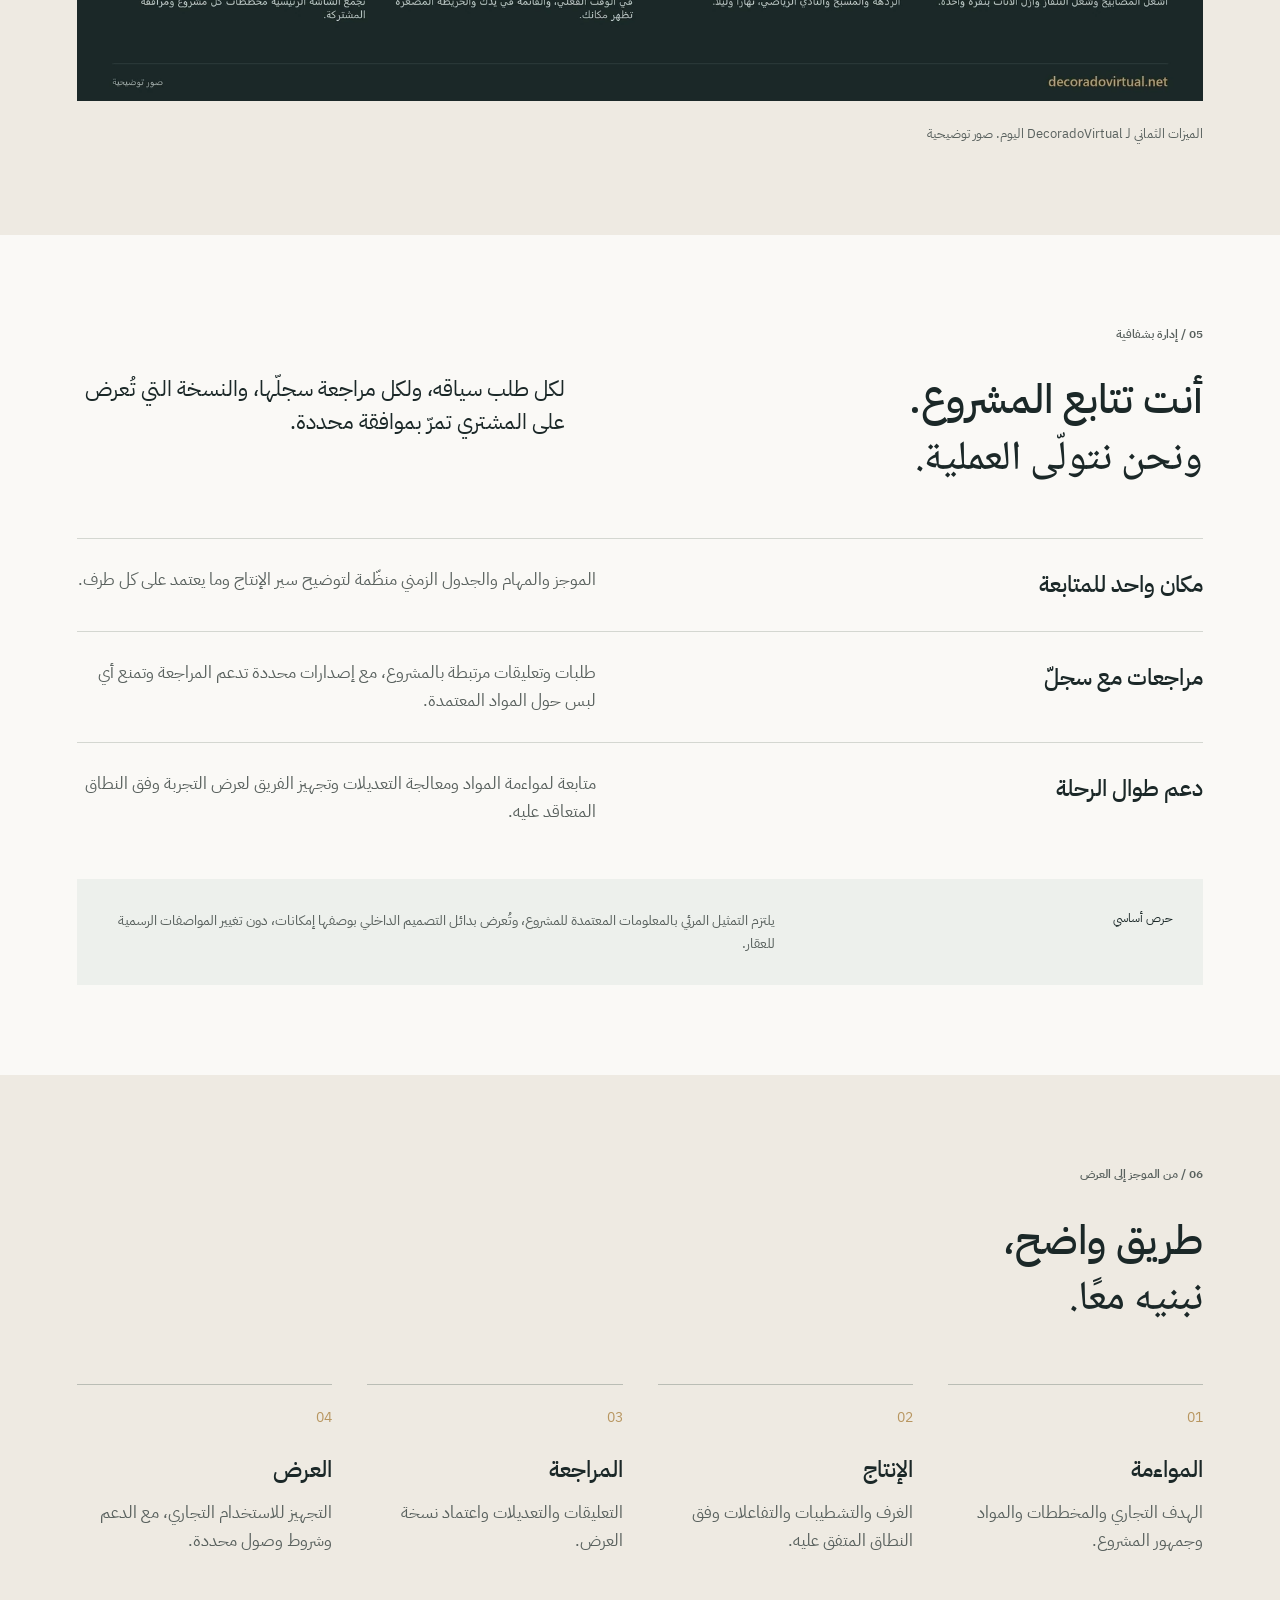
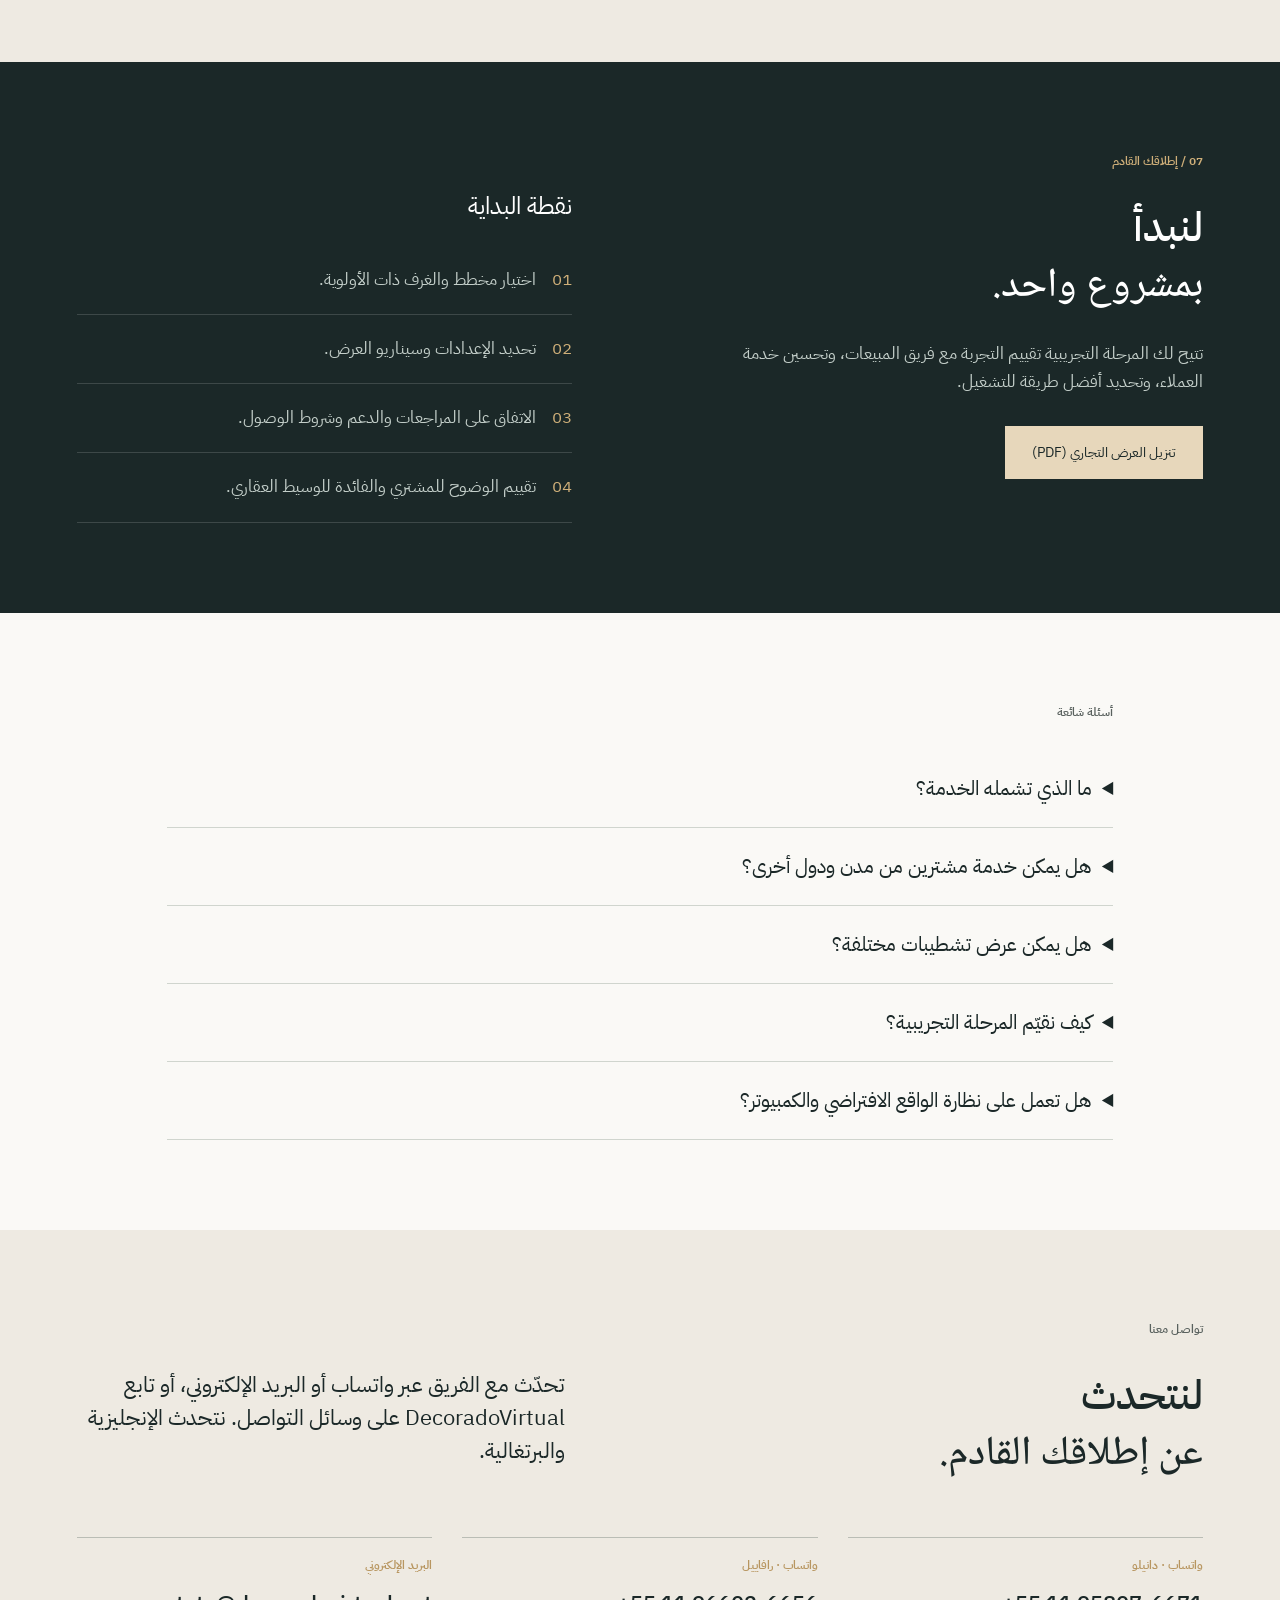
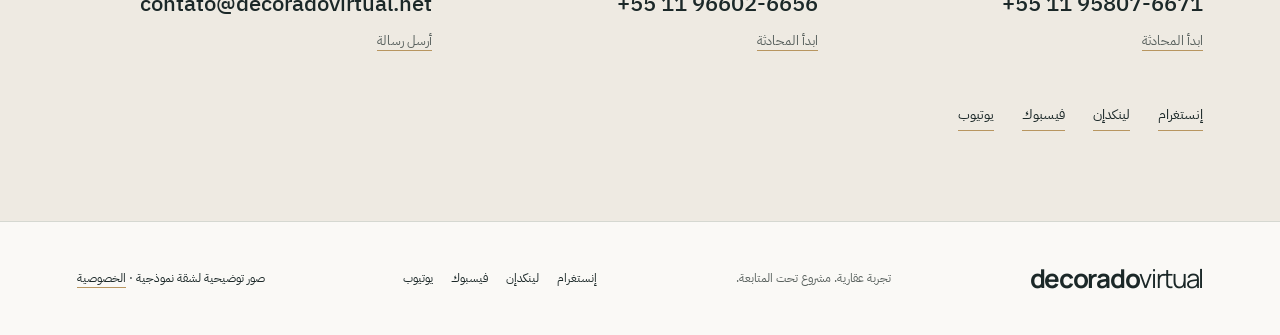
<file: ar/index.html>
<!doctype html><html lang="ar" dir="rtl"><head><meta charset="utf-8"><meta name="viewport" content="width=device-width,initial-scale=1"><title>DecoradoVirtual | المشروع ينبض بالحياة</title><meta name="description" content="تجارب عقارية افتراضية مع إدارة للمشاريع ومتابعة للمطوّرين العقاريين."><link rel="canonical" href="https://decoradovirtual.net/ar/"><link rel="alternate" hreflang="pt-BR" href="https://decoradovirtual.net/"><link rel="alternate" hreflang="en" href="https://decoradovirtual.net/en/"><link rel="alternate" hreflang="ar" href="https://decoradovirtual.net/ar/"><link rel="alternate" hreflang="x-default" href="https://decoradovirtual.net/en/"><meta property="og:type" content="website"><meta property="og:site_name" content="DecoradoVirtual"><meta property="og:locale" content="ar_AE"><meta property="og:url" content="https://decoradovirtual.net/ar/"><meta property="og:title" content="DecoradoVirtual | المشروع ينبض بالحياة"><meta property="og:description" content="تجارب عقارية افتراضية مع إدارة للمشاريع ومتابعة للمطوّرين العقاريين."><meta property="og:image" content="https://decoradovirtual.net/assets/ar/og_capa.jpg"><meta property="og:image:width" content="1200"><meta property="og:image:height" content="627"><meta property="og:image:alt" content="غرفة المعيشة في الشقة النموذجية مع العنوان: منزلك القادم. قبل الزيارة الأولى."><meta name="twitter:card" content="summary_large_image"><link rel="icon" type="image/svg+xml" href="data:image/svg+xml,%3Csvg xmlns='http://www.w3.org/2000/svg' viewBox='0 0 32 32'%3E%3Crect width='32' height='32' fill='%231b2828'/%3E%3Cpath d='M7 25V7h9q10 0 10 9t-10 9zm4-4h5q6 0 6-5t-6-5h-5z' fill='%23cfaf79'/%3E%3C/svg%3E"><link rel="stylesheet" href="https://fonts.googleapis.com/css2?family=IBM+Plex+Sans+Arabic:wght@400;500;600&family=Noto+Naskh+Arabic:wght@400;500&display=swap"><link rel="stylesheet" href="../style.css"><script type="application/ld+json">{"@context":"https://schema.org","@type":"Organization","name":"DecoradoVirtual","url":"https://decoradovirtual.net/","email":"contato@decoradovirtual.net","sameAs":["https://www.instagram.com/decorado_virtual/","https://www.linkedin.com/in/decorado-virtual/","https://www.facebook.com/decoradovirtual.oficial","https://www.youtube.com/@decorado_virtual"]}</script></head><body>
<header><a class="brand" href="#inicio" aria-label="DecoradoVirtual">decorado<span>virtual</span><small>تجربة · إدارة · دعم</small></a><div class="hright"><nav class="lang" aria-label="اللغة"><a href="../" hreflang="pt-BR">PT</a><a href="../en/" hreflang="en">EN</a><a href="../ar/" hreflang="ar" lang="ar" aria-current="page">عربي</a></nav><nav class="menu" aria-label="القائمة الرئيسية"><a href="#solucao">الحل</a><a href="#gestao">الإدارة والدعم</a><a href="#contato">تواصل معنا</a><a href="#piloto" class="nav-cta">مشروعك</a></nav></div></header>
<main><section id="inicio" class="hero"><div class="hero-copy"><p class="eyebrow">للمطوّرين العقاريين وشركات البناء</p><h1>منزلك القادم.<br>قبل<br><em>الزيارة الأولى.</em></h1><p>حوّل المخططات إلى تجارب تساعد المشتري على فهم مشروعك واستكشافه وتخيّل الحياة فيه.</p><div class="hero-actions"><a class="button" href="#solucao">اكتشف الحل</a><a class="play-link" href="#veja">شاهده يعمل · دقيقة واحدة</a></div><p class="hero-detail">تجربة افتراضية مع إدارة للمشروع<br>ومتابعة في كل مرحلة.</p></div><figure><img src="../assets/ar/capa.webp" alt="غرفة المعيشة والطعام في الشقة النموذجية في آخر العصر، مع أريكة من الخيزران وطاولة بمقاعد وتلفاز يعمل"><figcaption>صورة توضيحية · شقة نموذجية</figcaption><div class="image-note">مساحات تُستكشف.<br>مشاريع تُتابَع.</div></figure></section>
<section id="veja" class="watch"><div><p class="eyebrow">شاهده يعمل</p><h2>نقرة واحدة على القائمة<br><em>فيظهر المكان مفروشًا.</em></h2><p>لقطات مسجّلة بنظارة الواقع الافتراضي في الوقت الفعلي، مع صور مُعدّة للشقة نفسها: الأنماط والتشطيبات والنهار والليل والمخطط المفروش.</p><div class="badges"><span>نظارة الواقع الافتراضي والكمبيوتر</span><span>في الوقت الفعلي</span><span>يعمل دون إنترنت</span></div></div><div><video id="video" controls preload="none" playsinline poster="../assets/ar/capa_video_vr.jpg" src="../assets/ar/video_funcionalidades_vr.mp4" data-wide="../assets/ar/video_funcionalidades_vr.mp4" data-tall="../assets/ar/video_funcionalidades_vr_9x16.mp4" data-wide-poster="../assets/ar/capa_video_vr.jpg" data-tall-poster="../assets/ar/capa_video_vr_9x16.jpg" aria-label="فيديو مدته 61 ثانية يعرض DecoradoVirtual أثناء العمل"></video><p class="video-note">61 ثانية · دون صوت · صور توضيحية</p></div></section>
<section id="solucao" class="intro section"><p class="eyebrow">01 / حل متكامل</p><div class="split"><h2>تجربة بيع.<br><em>وعمليات تقف خلفها.</em></h2><div><p class="lead">يجمع DecoradoVirtual بين العرض التفاعلي للعقار والتنظيم اللازم لإنتاج هذه التجربة ومراجعتها والمحافظة عليها.</p><p>يتابع المطوّر المشروع، ويحصل فريق المبيعات على طريقة أوضح لعرضه، ويستكشف المشتري الغرف ويتصوّر الإمكانات قبل اكتمال البناء.</p></div></div><div class="pillars"><article><span>01</span><h3>استكشاف</h3><p>عرض الغرف واستكشاف المخطط وتوضيح خيارات التهيئة المخطط لها في المشروع.</p></article><article><span>02</span><h3>متابعة</h3><p>تنظيم المراحل والمسؤولين والطلبات، مع سجلّ للإصدارات والموافقات.</p></article><article><span>03</span><h3>دعم</h3><p>مرافقة في إعداد الموجز وفي المراجعات وفي تجهيز التجربة للاستخدام التجاري.</p></article></div></section>
<section id="experiencia" class="experience"><figure class="compare" id="compare" dir="ltr"><img src="../assets/ar/decorado.webp" alt="غرفة المعيشة مفروشة، مع أريكة ومصباح أرضي ولوحات" loading="lazy"><img class="c-top" src="../assets/ar/obra_crua.webp" alt="الغرفة نفسها هيكلًا خامًا، مع القياسات على الأرض" loading="lazy"><input type="range" min="0" max="100" value="50" aria-label="قارن الهيكل الخام (يسارًا) بالغرفة المفروشة (يمينًا)"><span class="c-line"></span><span class="c-lab l">هيكل خام</span><span class="c-lab r">مفروش</span><figcaption dir="auto">اسحب للمقارنة · صورة توضيحية</figcaption></figure><div class="experience-copy"><p class="eyebrow">02 / وضوح أكبر في القرار</p><h2>ساعد المشتري<br>على أن يرى نفسه <em>هناك.</em></h2><p>يُظهر المخطط توزيع المساحات، بينما تساعد التجربة الافتراضية على فهم العلاقة بينها وتخيّل أساليب مختلفة للعيش.</p><div class="use-tabs" role="tablist" aria-label="الاستخدامات التجارية"><button role="tab" id="tab-captacao" aria-selected="true" aria-controls="use-panel" data-use="captacao">جذب العملاء</button><button role="tab" id="tab-venda" aria-selected="false" aria-controls="use-panel" tabindex="-1" data-use="venda">العرض</button><button role="tab" id="tab-remoto" aria-selected="false" aria-controls="use-panel" tabindex="-1" data-use="remoto">عن بُعد</button></div><div id="use-panel" role="tabpanel" aria-labelledby="tab-captacao" tabindex="0"><h3>سبب لبدء الحديث</h3><p>استخدم التجربة دعوةً للتعرّف على المشروع وتعميق الاهتمام بمخطط أو غرفة أو خيار للتصميم الداخلي.</p></div><p class="fine">الوصول عن بُعد عبر المتصفح ضمن النطاق المخطط، ويخضع للتحقق التقني وللسعة المتعاقد عليها.</p></div></section>
<section id="troque" class="section try"><p class="eyebrow">03 / غيّر في الحال</p><div class="split"><h2>المشتري يختار.<br><em>والمكان يتغيّر.</em></h2><p class="lead">في النظارة أو على الكمبيوتر، يظهر كل اختيار في الحال داخل المكان نفسه. وتُحدَّد خيارات كل مشروع في الموجز.</p></div><div class="config"><div><div class="use-tabs" role="tablist" aria-label="ما الذي يتغيّر"><button role="tab" id="cfg-estilo" aria-selected="true" aria-controls="cfg-panel" data-cfg="estilo">النمط</button><button role="tab" id="cfg-acabamento" aria-selected="false" aria-controls="cfg-panel" tabindex="-1" data-cfg="acabamento">التشطيبات</button><button role="tab" id="cfg-hora" aria-selected="false" aria-controls="cfg-panel" tabindex="-1" data-cfg="hora">وقت اليوم</button><button role="tab" id="cfg-planta" aria-selected="false" aria-controls="cfg-panel" tabindex="-1" data-cfg="planta">المخطط</button></div><div class="chips" id="cfg-chips" role="group" aria-label="الخيارات"></div></div><figure class="stage" id="cfg-panel" role="tabpanel" aria-labelledby="cfg-estilo"><img src="../assets/ar/estilo_sala_natural.webp" alt="غرفة المعيشة في التوزيع 1، بالنمط الطبيعي" loading="lazy" decoding="async"><figcaption>غرفة المعيشة في التوزيع 1، بالنمط الطبيعي. صورة توضيحية.</figcaption></figure></div></section>
<section id="areas-comuns" class="section common"><div class="common-grid"><div><video controls preload="none" playsinline poster="../assets/ar/capa_areas_comuns.jpg" src="../assets/ar/video_areas_comuns.mp4" data-wide="../assets/ar/video_areas_comuns.mp4" data-tall="../assets/ar/video_areas_comuns_9x16.mp4" data-wide-poster="../assets/ar/capa_areas_comuns.jpg" data-tall-poster="../assets/ar/capa_areas_comuns_9x16.jpg" aria-label="فيديو مدته 23 ثانية للمرافق المشتركة في DecoradoVirtual"></video><p class="video-note">23 ثانية · دون صوت · صور توضيحية</p></div><div><p class="eyebrow">04 / المرافق المشتركة</p><h2>من الشقة<br><em>إلى المرافق المشتركة.</em></h2><p>الردهة والنادي الرياضي والمسبح جزء من التجربة أيضًا، نهارًا وليلًا، في النظارة وبالحجم الحقيقي. وفي الشاشة الرئيسية، يجمع كل مشروع مخططاته ومرافقه المشتركة.</p><div class="badges"><span>الردهة</span><span>النادي الرياضي</span><span>المسبح نهارًا وليلًا</span></div></div></div><figure class="product"><h3>كل ما هو جاهز اليوم</h3><picture><source media="(max-width:640px)" srcset="../assets/ar/produto_9x16.webp" width="1080" height="1920"><img src="../assets/ar/produto.webp" width="1672" height="941" alt="الميزات الثماني لـ DecoradoVirtual: من الهيكل الخام إلى المفروش، و3 أنماط، والجدران والأرضيات، ومن النهار إلى الليل، والإضاءة والتلفاز والأثاث، والمرافق المشتركة، ونظارة الواقع الافتراضي والكمبيوتر، ومشاريع متعددة" loading="lazy"></picture><figcaption>الميزات الثماني لـ DecoradoVirtual اليوم. صور توضيحية</figcaption></figure></section>
<section id="gestao" class="section management"><p class="eyebrow">05 / إدارة بشفافية</p><div class="split"><h2>أنت تتابع المشروع.<br><em>ونحن نتولّى العملية.</em></h2><p class="lead">لكل طلب سياقه، ولكل مراجعة سجلّها، والنسخة التي تُعرض على المشتري تمرّ بموافقة محددة.</p></div><div class="management-rows"><article><h3>مكان واحد للمتابعة</h3><p>الموجز والمهام والجدول الزمني منظّمة لتوضيح سير الإنتاج وما يعتمد على كل طرف.</p></article><article><h3>مراجعات مع سجلّ</h3><p>طلبات وتعليقات مرتبطة بالمشروع، مع إصدارات محددة تدعم المراجعة وتمنع أي لبس حول المواد المعتمدة.</p></article><article><h3>دعم طوال الرحلة</h3><p>متابعة لمواءمة المواد ومعالجة التعديلات وتجهيز الفريق لعرض التجربة وفق النطاق المتعاقد عليه.</p></article></div><div class="principle"><span>حرص أساسي</span><p>يلتزم التمثيل المرئي بالمعلومات المعتمدة للمشروع، وتُعرض بدائل التصميم الداخلي بوصفها إمكانات، دون تغيير المواصفات الرسمية للعقار.</p></div></section>
<section id="processo" class="section process"><p class="eyebrow">06 / من الموجز إلى العرض</p><h2>طريق واضح،<br><em>نبنيه معًا.</em></h2><ol><li><span>01</span><h3>المواءمة</h3><p>الهدف التجاري والمخططات والمواد وجمهور المشروع.</p></li><li><span>02</span><h3>الإنتاج</h3><p>الغرف والتشطيبات والتفاعلات وفق النطاق المتفق عليه.</p></li><li><span>03</span><h3>المراجعة</h3><p>التعليقات والتعديلات واعتماد نسخة العرض.</p></li><li><span>04</span><h3>العرض</h3><p>التجهيز للاستخدام التجاري، مع الدعم وشروط وصول محددة.</p></li></ol></section>
<section id="piloto" class="section pilot"><div><p class="eyebrow">07 / إطلاقك القادم</p><h2>لنبدأ<br><em>بمشروع واحد.</em></h2><p>تتيح لك المرحلة التجريبية تقييم التجربة مع فريق المبيعات، وتحسين خدمة العملاء، وتحديد أفضل طريقة للتشغيل.</p><a class="button light" href="../DecoradoVirtual-Presentation-AR.pdf" download>تنزيل العرض التجاري (PDF)</a></div><div class="pilot-list"><h3>نقطة البداية</h3><p><span>01</span> اختيار مخطط والغرف ذات الأولوية.</p><p><span>02</span> تحديد الإعدادات وسيناريو العرض.</p><p><span>03</span> الاتفاق على المراجعات والدعم وشروط الوصول.</p><p><span>04</span> تقييم الوضوح للمشتري والفائدة للوسيط العقاري.</p></div></section>
<section class="section faq"><p class="eyebrow">أسئلة شائعة</p><details><summary>ما الذي تشمله الخدمة؟</summary><p>يجمع العرض بين إنتاج التجربة الافتراضية وإدارة المراحل والمتابعة. وتُحدَّد الغرف والتفاعلات والمراجعات والدعم لكل مشروع.</p></details><details><summary>هل يمكن خدمة مشترين من مدن ودول أخرى؟</summary><p>الخدمة عن بُعد جزء من العرض. والوصول التفاعلي عبر المتصفح مخطط له، ويعتمد على التحقق التقني في المرحلة التجريبية وعلى ظروف الاتصال والسعة المتعاقد عليها.</p></details><details><summary>هل يمكن عرض تشطيبات مختلفة؟</summary><p>تُحدَّد خيارات المواد والتصميم الداخلي والإعدادات في الموجز وتُنفَّذ وفق النطاق، وتبقى البدائل المرئية منفصلة عن المواصفات الرسمية للعقار.</p></details><details><summary>كيف نقيّم المرحلة التجريبية؟</summary><p>اتفقوا على المعايير مع فريقكم: سهولة العرض، وفهم المخطط، وأسئلة المشترين، واستمرارية المتابعة. أما أهداف التحويل فتُقاس في السياق الفعلي للمطوّر.</p></details><details><summary>هل تعمل على نظارة الواقع الافتراضي والكمبيوتر؟</summary><p>نعم. التجربة نفسها تعمل في الوقت الفعلي على الكمبيوتر وعلى نظارة الواقع الافتراضي المتصلة به، ولا تحتاج إلى الإنترنت أثناء العرض.</p></details></section>
<section id="contato" class="section contact"><p class="eyebrow">تواصل معنا</p><div class="split"><h2>لنتحدث<br><em>عن إطلاقك القادم.</em></h2><p class="lead">تحدّث مع الفريق عبر واتساب أو البريد الإلكتروني، أو تابع DecoradoVirtual على وسائل التواصل. نتحدث الإنجليزية والبرتغالية.</p></div><div class="contact-list"><a href="https://wa.me/5511958076671?text=Hello!%20I%20found%20the%20DecoradoVirtual%20website%20and%20would%20like%20to%20know%20more." target="_blank" rel="noopener"><span>واتساب · دانيلو</span><strong><bdi dir="ltr">+55 11 95807-6671</bdi></strong><small>ابدأ المحادثة</small></a><a href="https://wa.me/5511966026656?text=Hello!%20I%20found%20the%20DecoradoVirtual%20website%20and%20would%20like%20to%20know%20more." target="_blank" rel="noopener"><span>واتساب · رافاييل</span><strong><bdi dir="ltr">+55 11 96602-6656</bdi></strong><small>ابدأ المحادثة</small></a><a href="mailto:contato@decoradovirtual.net"><span>البريد الإلكتروني</span><strong><bdi dir="ltr">contato@decoradovirtual.net</bdi></strong><small>أرسل رسالة</small></a></div><nav class="social" aria-label="وسائل التواصل"><a href="https://www.instagram.com/decorado_virtual/" target="_blank" rel="noopener">إنستغرام</a><a href="https://www.linkedin.com/in/decorado-virtual/" target="_blank" rel="noopener">لينكدإن</a><a href="https://www.facebook.com/decoradovirtual.oficial" target="_blank" rel="noopener">فيسبوك</a><a href="https://www.youtube.com/@decorado_virtual" target="_blank" rel="noopener">يوتيوب</a></nav></section></main><footer><a class="brand" href="#inicio">decorado<span>virtual</span></a><p>تجربة عقارية. مشروع تحت المتابعة.</p><nav class="footer-social" aria-label="وسائل التواصل في التذييل"><a href="https://www.instagram.com/decorado_virtual/" target="_blank" rel="noopener">إنستغرام</a><a href="https://www.linkedin.com/in/decorado-virtual/" target="_blank" rel="noopener">لينكدإن</a><a href="https://www.facebook.com/decoradovirtual.oficial" target="_blank" rel="noopener">فيسبوك</a><a href="https://www.youtube.com/@decorado_virtual" target="_blank" rel="noopener">يوتيوب</a></nav><small>صور توضيحية لشقة نموذجية · <a href="../en/privacy/">الخصوصية</a></small></footer><script type="application/json" id="i18n">{"uses": {"captacao": ["سبب لبدء الحديث", "استخدم التجربة دعوةً للتعرّف على المشروع وتعميق الاهتمام بمخطط أو غرفة أو خيار للتصميم الداخلي."], "venda": ["عرض أكثر وضوحًا", "استكشف الغرف مع المشتري، ووضّح توزيع المساحات، واعرض الخيارات المعتمدة للمشروع أثناء اللقاء."], "remoto": ["الحديث يستمر حتى عن بُعد", "خطّط لعروض لمشترين من مدن ودول أخرى. سيتم التحقق من الوصول عبر المتصفح في المرحلة التجريبية، وفق الاتصال والأجهزة والسعة المتعاقد عليها."]}, "cfg": {"estilo": [["المعيشة · طبيعي", "estilo_sala_natural", "غرفة المعيشة في التوزيع 1، بالنمط الطبيعي.", "غرفة المعيشة في التوزيع 1، بالنمط الطبيعي"], ["المعيشة · حضري", "estilo_sala_urbano", "غرفة المعيشة نفسها في التوزيع 2، بالنمط الحضري.", "غرفة المعيشة نفسها في التوزيع 2، بالنمط الحضري"], ["النوم · طبيعي", "estilo_quarto_natural", "غرفة النوم بالنمط الطبيعي.", "غرفة النوم بالنمط الطبيعي"], ["النوم · حضري", "estilo_quarto_urbano", "غرفة النوم نفسها بالنمط الحضري.", "غرفة النوم نفسها بالنمط الحضري"]], "acabamento": [["أوف وايت وسنديان", "acab_a1", "أوف وايت دافئ مع أرضية خشب سنديان فاتح.", "أوف وايت دافئ مع أرضية خشب سنديان فاتح"], ["أبيض ثلجي وبورسلين", "acab_a2", "أبيض ثلجي مع بلاط بورسلين محايد.", "أبيض ثلجي مع بلاط بورسلين محايد"], ["إسمنت مصقول وخشب مُعاد استخدامه", "acab_a3", "إسمنت مصقول مع خشب مُعاد استخدامه.", "إسمنت مصقول مع خشب مُعاد استخدامه"], ["أخضر مريمية وجرافيت", "acab_a4", "أخضر مريمية مع إسمنت مصقول بلون الجرافيت.", "أخضر مريمية مع إسمنت مصقول بلون الجرافيت"]], "hora": [["نهار", "hora_dia", "الإطلالة من الشرفة نهارًا.", "الإطلالة من الشرفة نهارًا"], ["عصر", "hora_tarde", "الإطلالة نفسها في آخر العصر.", "الإطلالة نفسها في آخر العصر"], ["ليل", "hora_noite", "الإطلالة نفسها ليلًا.", "الإطلالة نفسها ليلًا"]], "planta": [["التوزيعان 1 و2", "plantas", "المخطط المفروش من الأعلى: التوزيع 1 (طبيعي) والتوزيع 2 (حضري).", "المخطط المفروش من الأعلى: التوزيع 1 (طبيعي) والتوزيع 2 (حضري)"]]}, "ill": " صورة توضيحية.", "media": "../assets/ar/"}</script><script src="../app.js"></script></body></html>
</file>
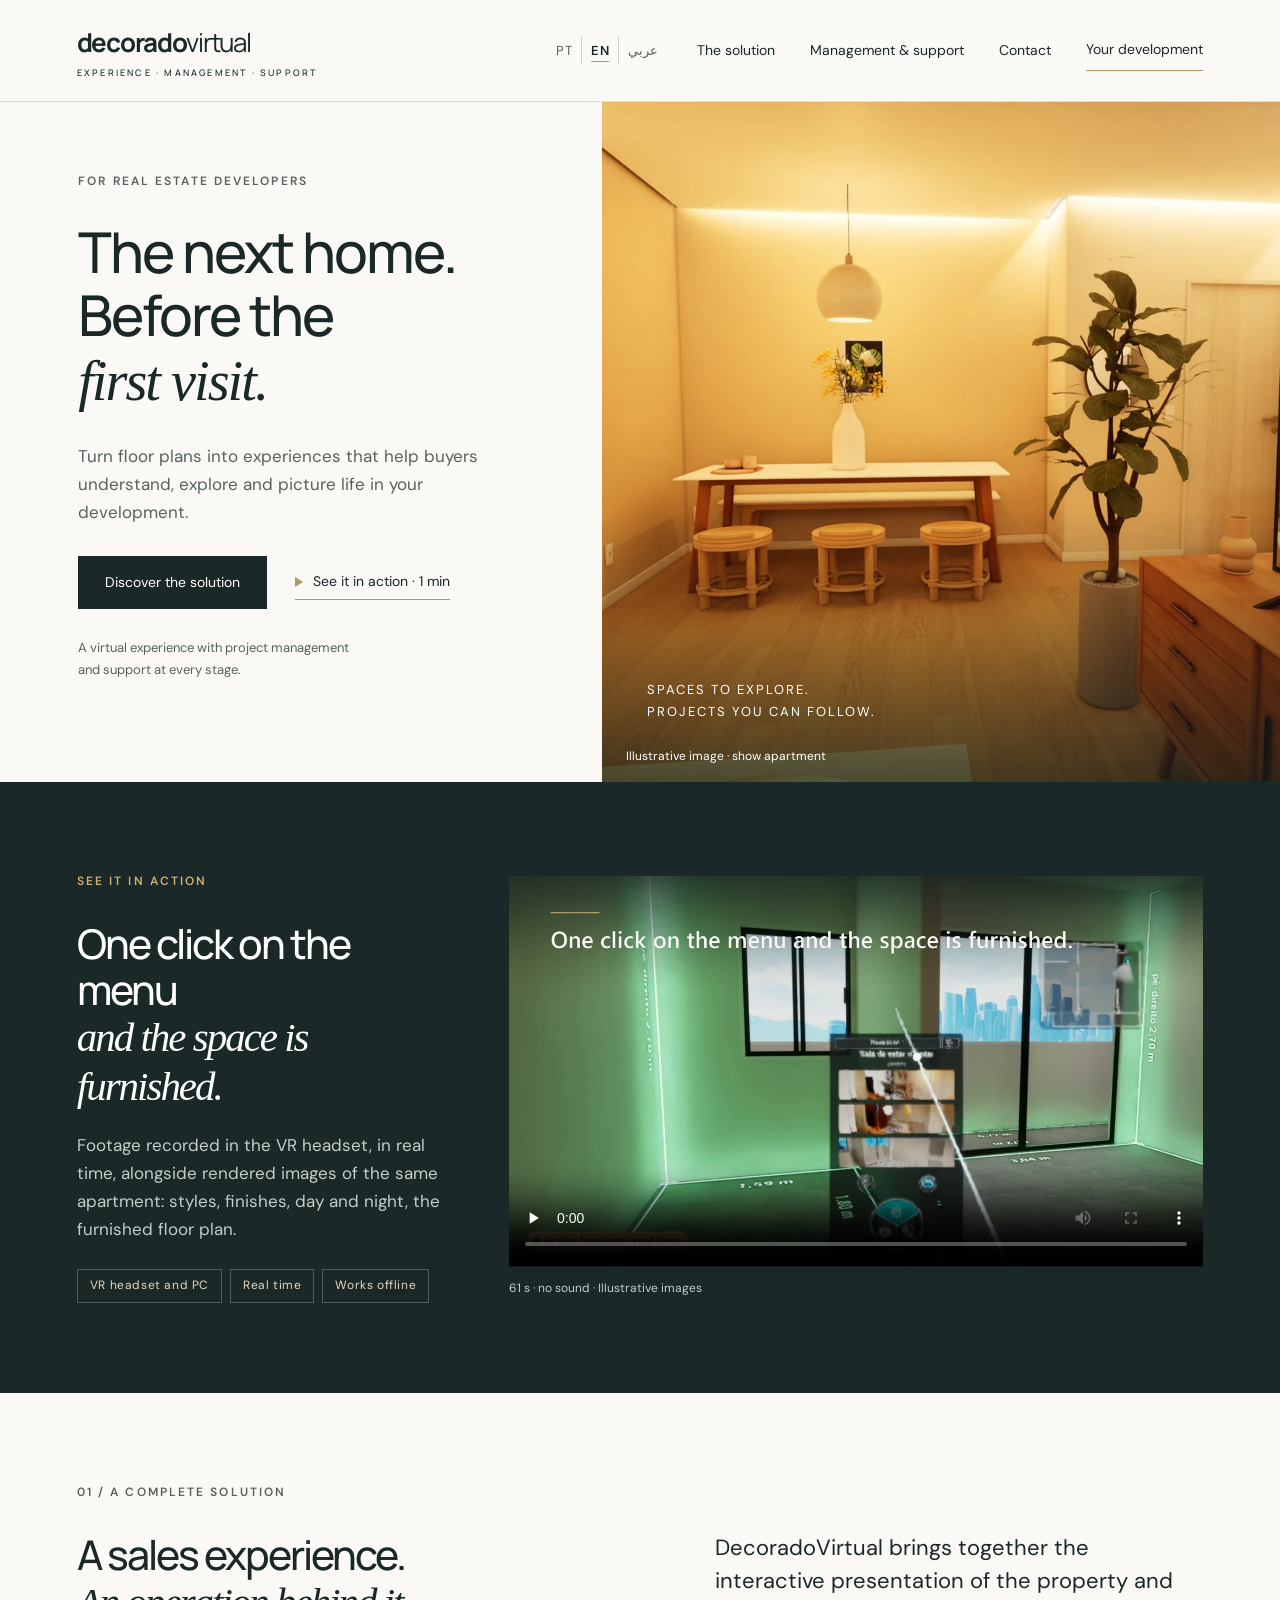
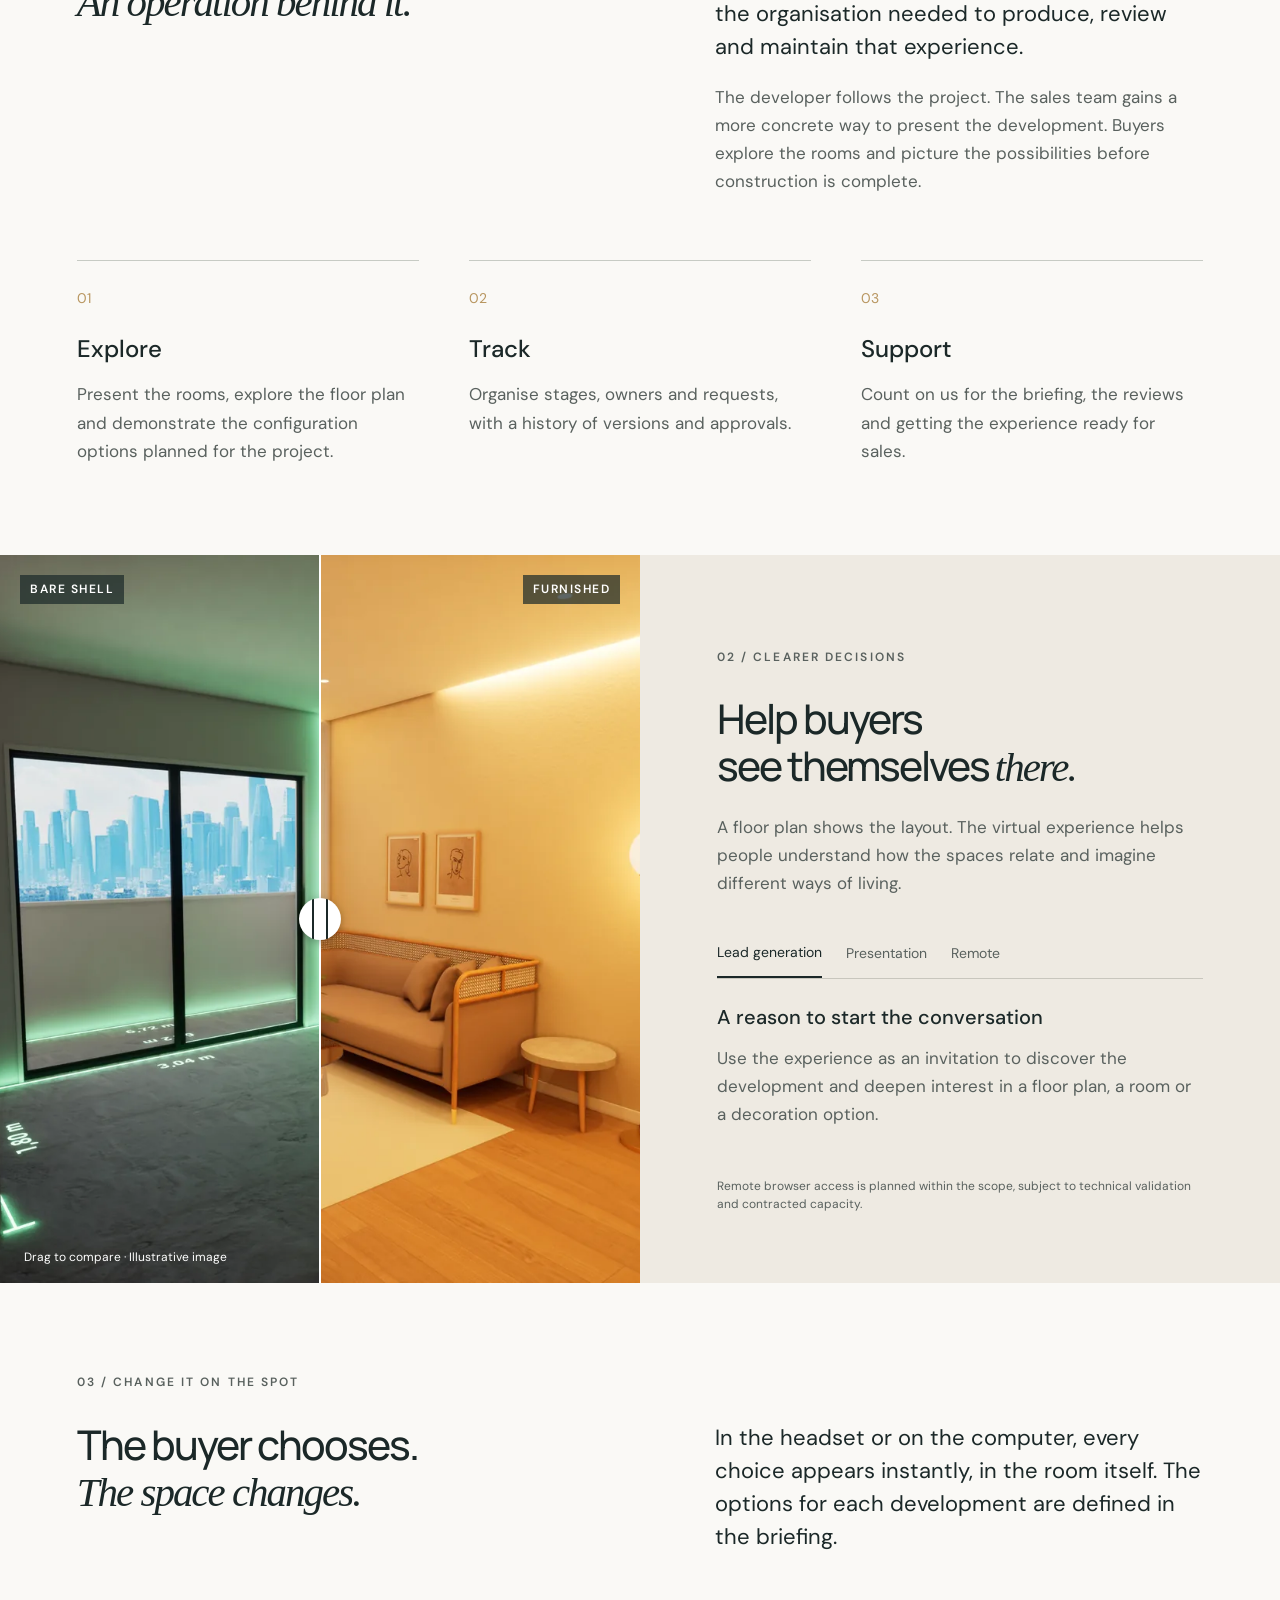
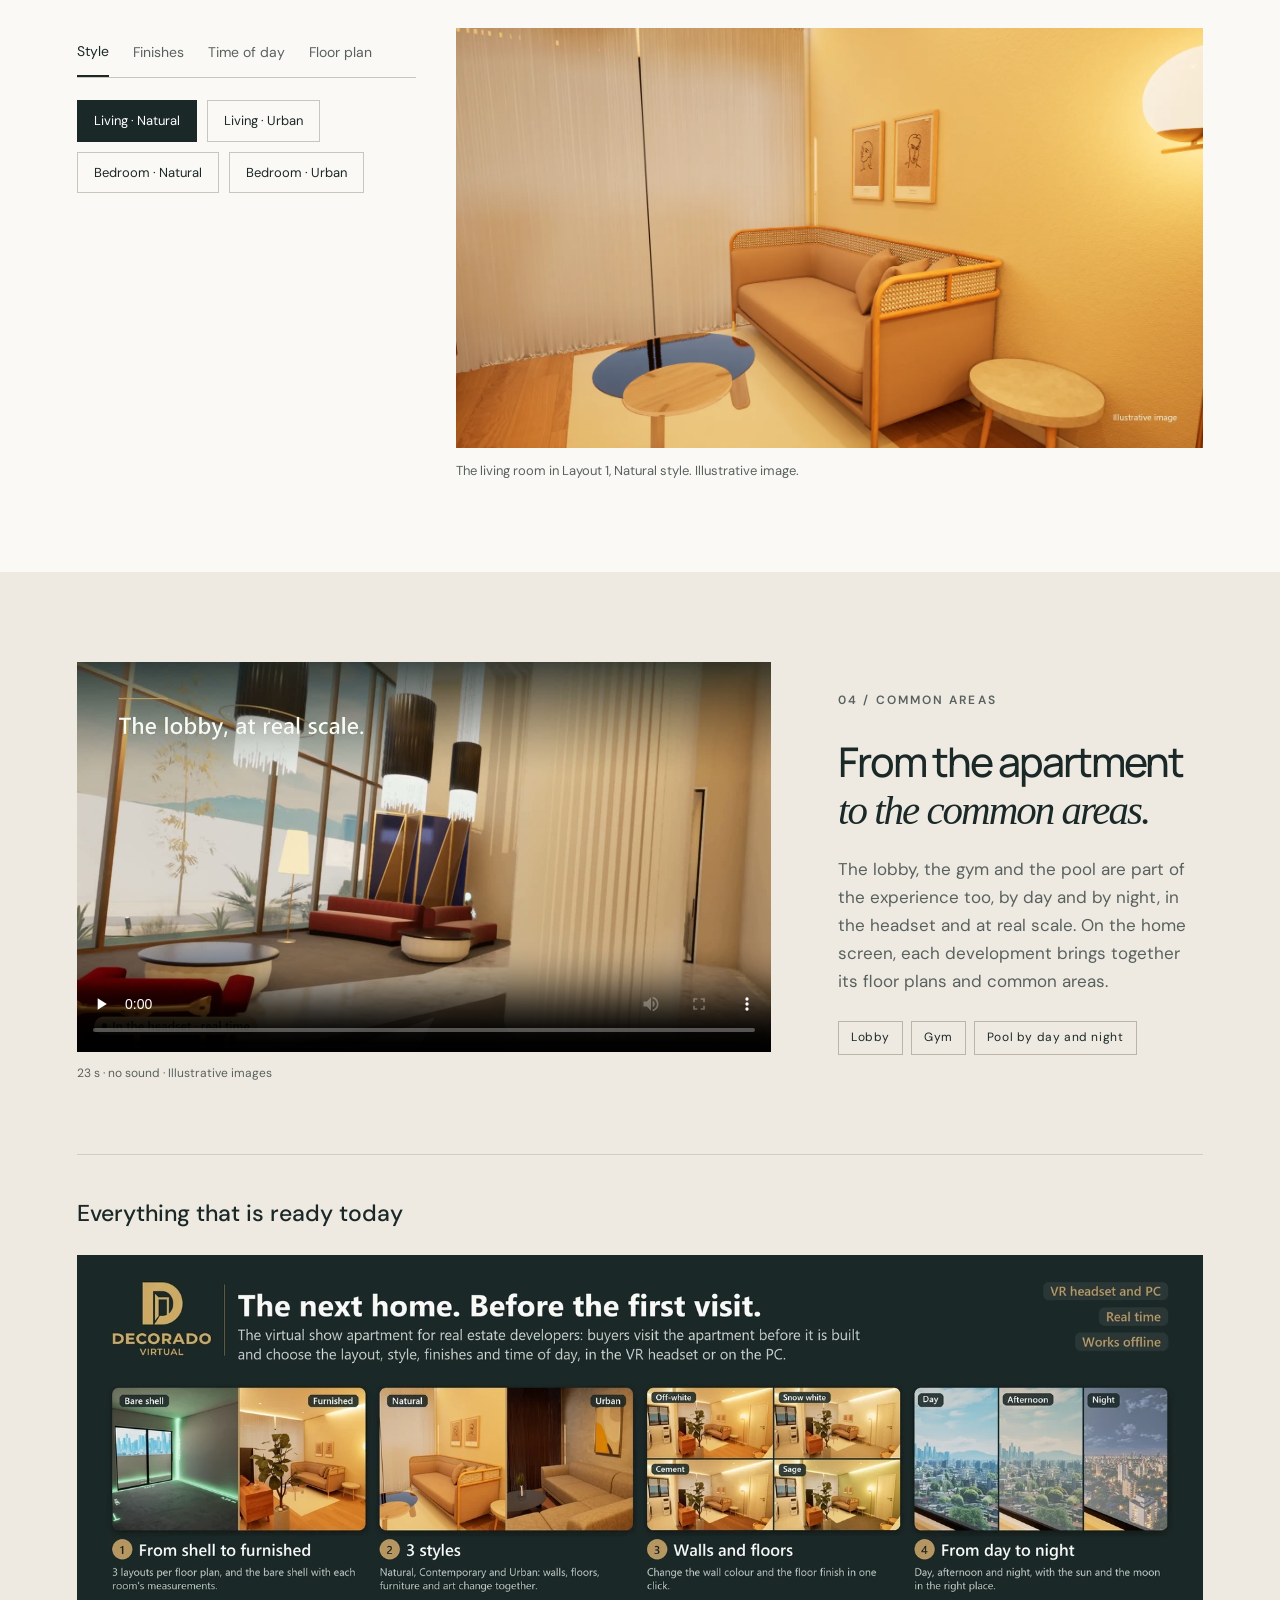
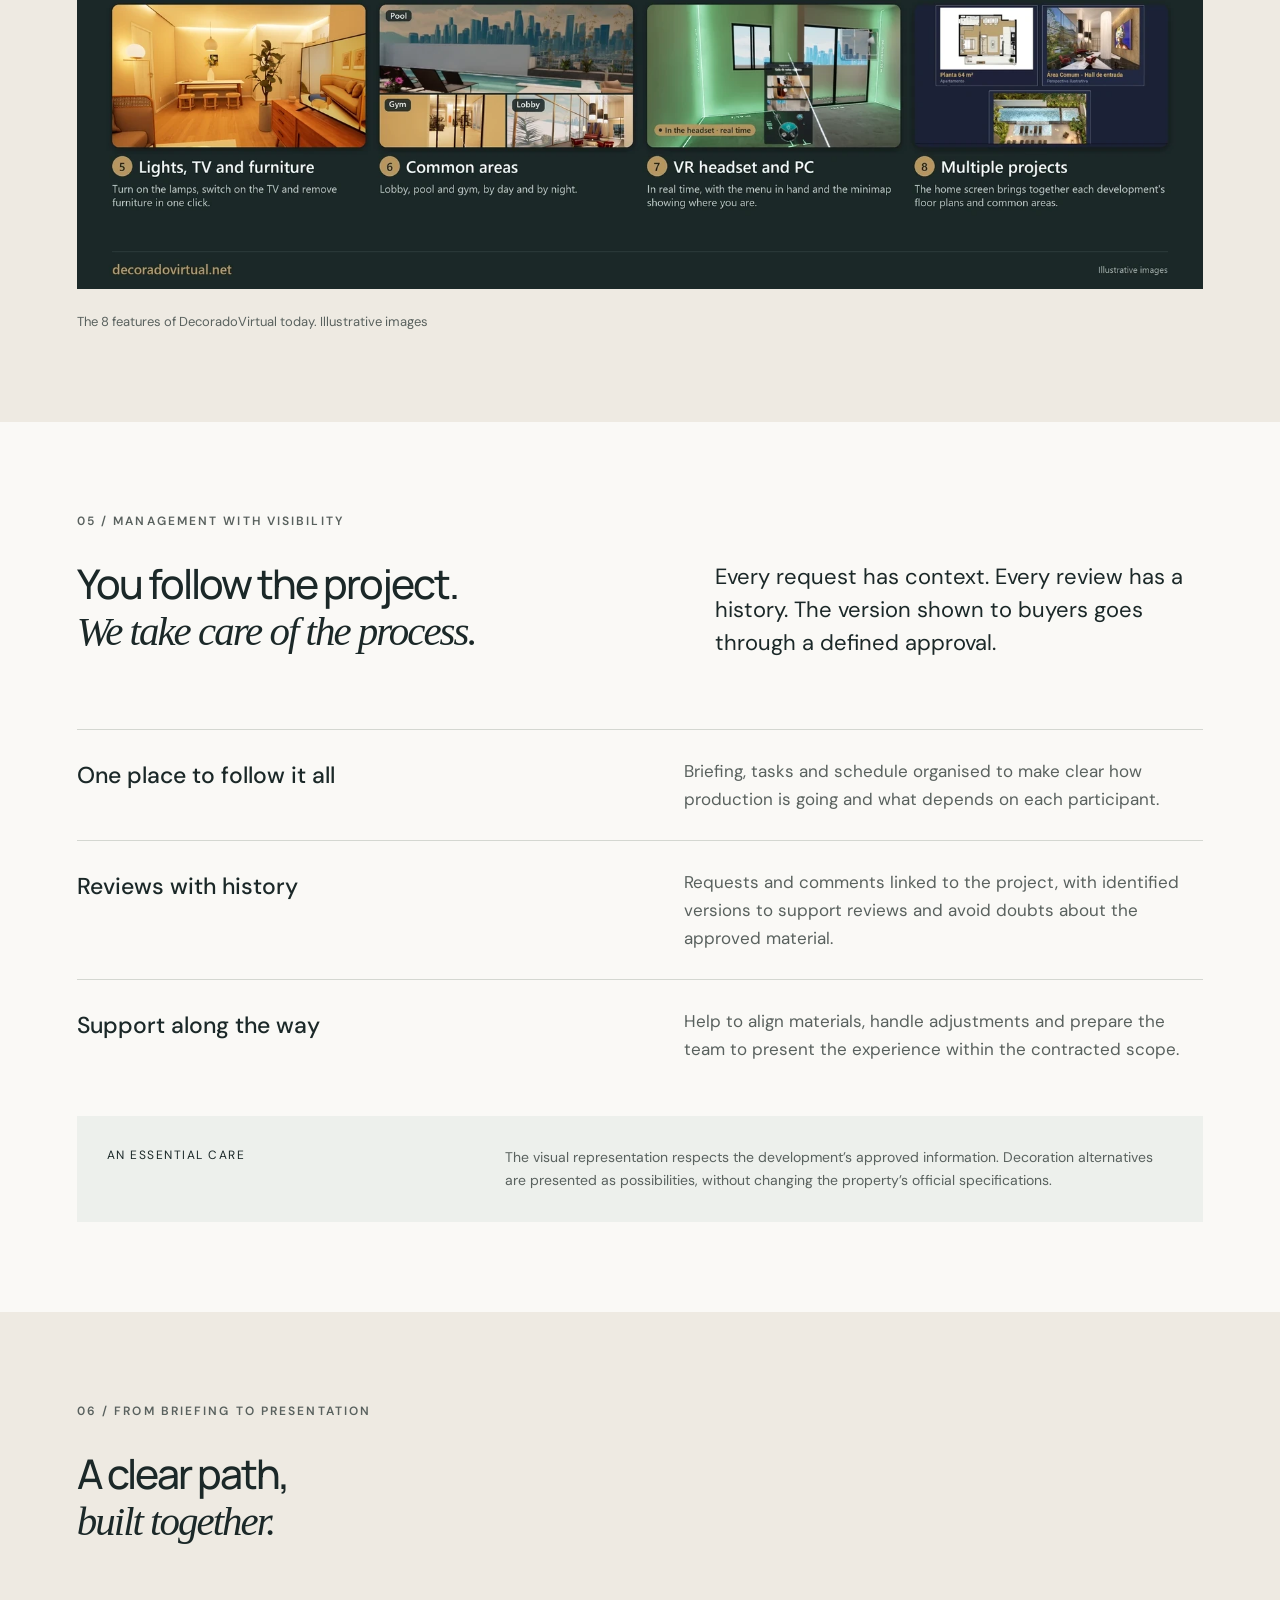
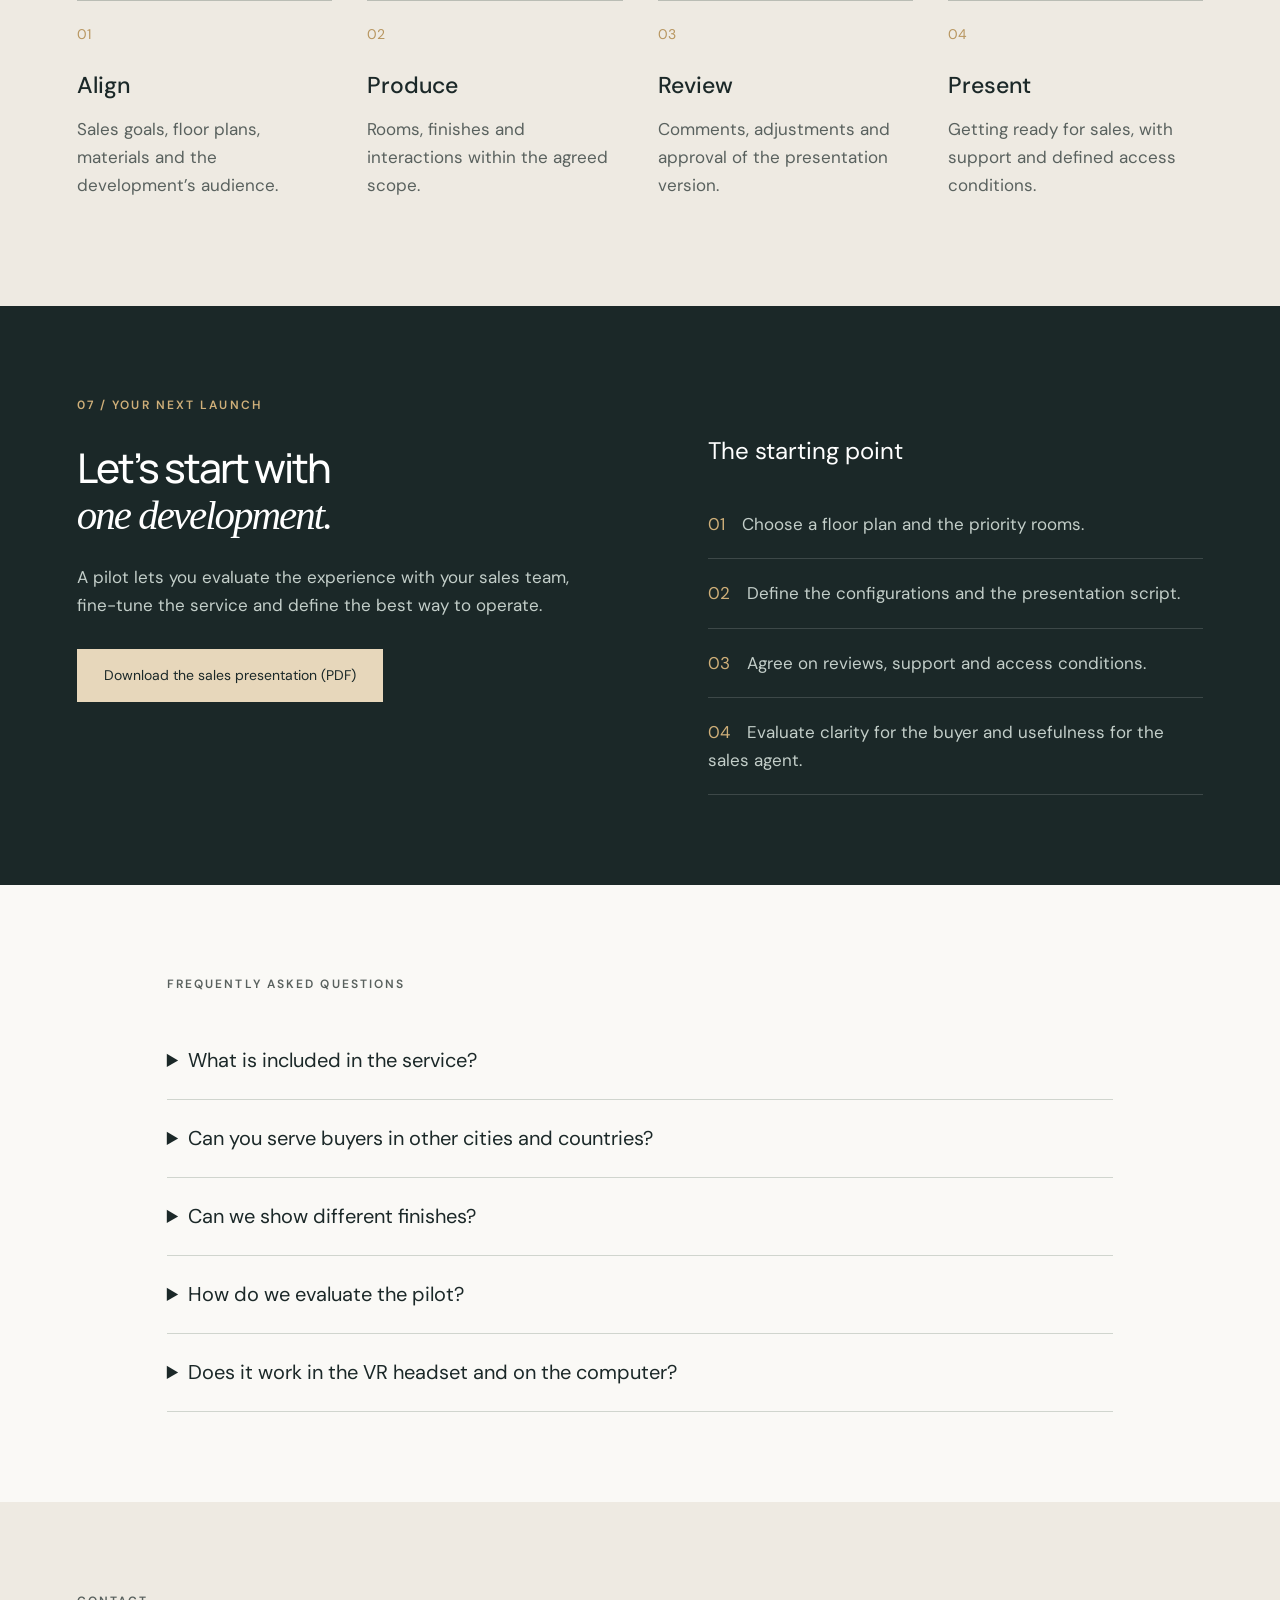
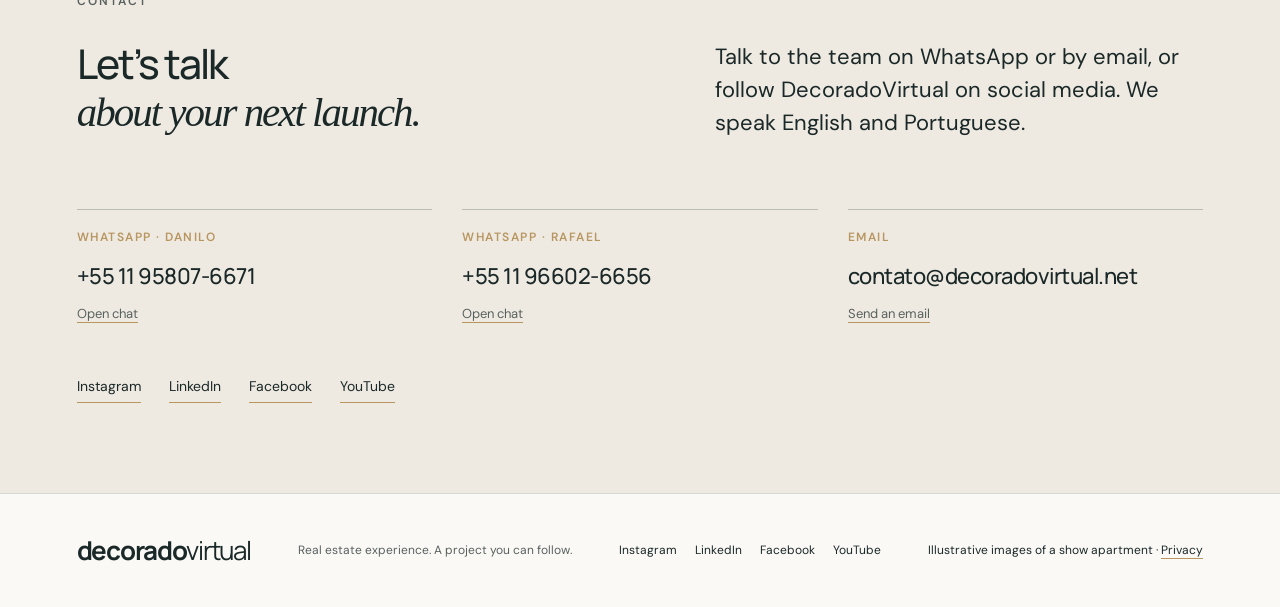
<file: en/index.html>
<!doctype html><html lang="en" dir="ltr"><head><meta charset="utf-8"><meta name="viewport" content="width=device-width,initial-scale=1"><title>DecoradoVirtual | The development comes to life</title><meta name="description" content="Virtual real estate experiences with project management and support for developers."><link rel="canonical" href="https://decoradovirtual.net/en/"><link rel="alternate" hreflang="pt-BR" href="https://decoradovirtual.net/"><link rel="alternate" hreflang="en" href="https://decoradovirtual.net/en/"><link rel="alternate" hreflang="ar" href="https://decoradovirtual.net/ar/"><link rel="alternate" hreflang="x-default" href="https://decoradovirtual.net/en/"><meta property="og:type" content="website"><meta property="og:site_name" content="DecoradoVirtual"><meta property="og:locale" content="en_US"><meta property="og:url" content="https://decoradovirtual.net/en/"><meta property="og:title" content="DecoradoVirtual | The development comes to life"><meta property="og:description" content="Virtual real estate experiences with project management and support for developers."><meta property="og:image" content="https://decoradovirtual.net/assets/en/og_capa.jpg"><meta property="og:image:width" content="1200"><meta property="og:image:height" content="627"><meta property="og:image:alt" content="Living room of the show apartment with the title The next home. Before the first visit."><meta name="twitter:card" content="summary_large_image"><link rel="icon" type="image/svg+xml" href="data:image/svg+xml,%3Csvg xmlns='http://www.w3.org/2000/svg' viewBox='0 0 32 32'%3E%3Crect width='32' height='32' fill='%231b2828'/%3E%3Cpath d='M7 25V7h9q10 0 10 9t-10 9zm4-4h5q6 0 6-5t-6-5h-5z' fill='%23cfaf79'/%3E%3C/svg%3E"><link rel="stylesheet" href="../style.css"><script type="application/ld+json">{"@context":"https://schema.org","@type":"Organization","name":"DecoradoVirtual","url":"https://decoradovirtual.net/","email":"contato@decoradovirtual.net","sameAs":["https://www.instagram.com/decorado_virtual/","https://www.linkedin.com/in/decorado-virtual/","https://www.facebook.com/decoradovirtual.oficial","https://www.youtube.com/@decorado_virtual"]}</script></head><body>
<header><a class="brand" href="#inicio" aria-label="DecoradoVirtual">decorado<span>virtual</span><small>EXPERIENCE · MANAGEMENT · SUPPORT</small></a><div class="hright"><nav class="lang" aria-label="Language"><a href="../" hreflang="pt-BR">PT</a><a href="../en/" hreflang="en" aria-current="page">EN</a><a href="../ar/" hreflang="ar" lang="ar">عربي</a></nav><nav class="menu" aria-label="Main"><a href="#solucao">The solution</a><a href="#gestao">Management & support</a><a href="#contato">Contact</a><a href="#piloto" class="nav-cta">Your development</a></nav></div></header>
<main><section id="inicio" class="hero"><div class="hero-copy"><p class="eyebrow">FOR REAL ESTATE DEVELOPERS</p><h1>The next home.<br>Before the<br><em>first visit.</em></h1><p>Turn floor plans into experiences that help buyers understand, explore and picture life in your development.</p><div class="hero-actions"><a class="button" href="#solucao">Discover the solution</a><a class="play-link" href="#veja">See it in action · 1 min</a></div><p class="hero-detail">A virtual experience with project management<br>and support at every stage.</p></div><figure><img src="../assets/en/capa.webp" alt="Living and dining room of the show apartment in the late afternoon, with a cane sofa, a table with stools and the TV on"><figcaption>Illustrative image · show apartment</figcaption><div class="image-note">SPACES TO EXPLORE.<br>PROJECTS YOU CAN FOLLOW.</div></figure></section>
<section id="veja" class="watch"><div><p class="eyebrow">SEE IT IN ACTION</p><h2>One click on the menu<br><em>and the space is furnished.</em></h2><p>Footage recorded in the VR headset, in real time, alongside rendered images of the same apartment: styles, finishes, day and night, the furnished floor plan.</p><div class="badges"><span>VR headset and PC</span><span>Real time</span><span>Works offline</span></div></div><div><video id="video" controls preload="none" playsinline poster="../assets/en/capa_video_vr.jpg" src="../assets/en/video_funcionalidades_vr.mp4" data-wide="../assets/en/video_funcionalidades_vr.mp4" data-tall="../assets/en/video_funcionalidades_vr_9x16.mp4" data-wide-poster="../assets/en/capa_video_vr.jpg" data-tall-poster="../assets/en/capa_video_vr_9x16.jpg" aria-label="61-second video of DecoradoVirtual in action"></video><p class="video-note">61 s · no sound · Illustrative images</p></div></section>
<section id="solucao" class="intro section"><p class="eyebrow">01 / A COMPLETE SOLUTION</p><div class="split"><h2>A sales experience.<br><em>An operation behind it.</em></h2><div><p class="lead">DecoradoVirtual brings together the interactive presentation of the property and the organisation needed to produce, review and maintain that experience.</p><p>The developer follows the project. The sales team gains a more concrete way to present the development. Buyers explore the rooms and picture the possibilities before construction is complete.</p></div></div><div class="pillars"><article><span>01</span><h3>Explore</h3><p>Present the rooms, explore the floor plan and demonstrate the configuration options planned for the project.</p></article><article><span>02</span><h3>Track</h3><p>Organise stages, owners and requests, with a history of versions and approvals.</p></article><article><span>03</span><h3>Support</h3><p>Count on us for the briefing, the reviews and getting the experience ready for sales.</p></article></div></section>
<section id="experiencia" class="experience"><figure class="compare" id="compare" dir="ltr"><img src="../assets/en/decorado.webp" alt="The furnished living room, with a sofa, a floor lamp and framed art" loading="lazy"><img class="c-top" src="../assets/en/obra_crua.webp" alt="The same room as a bare shell, with the measurements marked on the floor" loading="lazy"><input type="range" min="0" max="100" value="50" aria-label="Compare the bare shell (left) with the furnished room (right)"><span class="c-line"></span><span class="c-lab l">BARE SHELL</span><span class="c-lab r">FURNISHED</span><figcaption dir="auto">Drag to compare · Illustrative image</figcaption></figure><div class="experience-copy"><p class="eyebrow">02 / CLEARER DECISIONS</p><h2>Help buyers<br>see themselves <em>there.</em></h2><p>A floor plan shows the layout. The virtual experience helps people understand how the spaces relate and imagine different ways of living.</p><div class="use-tabs" role="tablist" aria-label="Sales applications"><button role="tab" id="tab-captacao" aria-selected="true" aria-controls="use-panel" data-use="captacao">Lead generation</button><button role="tab" id="tab-venda" aria-selected="false" aria-controls="use-panel" tabindex="-1" data-use="venda">Presentation</button><button role="tab" id="tab-remoto" aria-selected="false" aria-controls="use-panel" tabindex="-1" data-use="remoto">Remote</button></div><div id="use-panel" role="tabpanel" aria-labelledby="tab-captacao" tabindex="0"><h3>A reason to start the conversation</h3><p>Use the experience as an invitation to discover the development and deepen interest in a floor plan, a room or a decoration option.</p></div><p class="fine">Remote browser access is planned within the scope, subject to technical validation and contracted capacity.</p></div></section>
<section id="troque" class="section try"><p class="eyebrow">03 / CHANGE IT ON THE SPOT</p><div class="split"><h2>The buyer chooses.<br><em>The space changes.</em></h2><p class="lead">In the headset or on the computer, every choice appears instantly, in the room itself. The options for each development are defined in the briefing.</p></div><div class="config"><div><div class="use-tabs" role="tablist" aria-label="What to change"><button role="tab" id="cfg-estilo" aria-selected="true" aria-controls="cfg-panel" data-cfg="estilo">Style</button><button role="tab" id="cfg-acabamento" aria-selected="false" aria-controls="cfg-panel" tabindex="-1" data-cfg="acabamento">Finishes</button><button role="tab" id="cfg-hora" aria-selected="false" aria-controls="cfg-panel" tabindex="-1" data-cfg="hora">Time of day</button><button role="tab" id="cfg-planta" aria-selected="false" aria-controls="cfg-panel" tabindex="-1" data-cfg="planta">Floor plan</button></div><div class="chips" id="cfg-chips" role="group" aria-label="Options"></div></div><figure class="stage" id="cfg-panel" role="tabpanel" aria-labelledby="cfg-estilo"><img src="../assets/en/estilo_sala_natural.webp" alt="The living room in Layout 1, Natural style" loading="lazy" decoding="async"><figcaption>The living room in Layout 1, Natural style. Illustrative image.</figcaption></figure></div></section>
<section id="areas-comuns" class="section common"><div class="common-grid"><div><video controls preload="none" playsinline poster="../assets/en/capa_areas_comuns.jpg" src="../assets/en/video_areas_comuns.mp4" data-wide="../assets/en/video_areas_comuns.mp4" data-tall="../assets/en/video_areas_comuns_9x16.mp4" data-wide-poster="../assets/en/capa_areas_comuns.jpg" data-tall-poster="../assets/en/capa_areas_comuns_9x16.jpg" aria-label="23-second video of the common areas in DecoradoVirtual"></video><p class="video-note">23 s · no sound · Illustrative images</p></div><div><p class="eyebrow">04 / COMMON AREAS</p><h2>From the apartment<br><em>to the common areas.</em></h2><p>The lobby, the gym and the pool are part of the experience too, by day and by night, in the headset and at real scale. On the home screen, each development brings together its floor plans and common areas.</p><div class="badges"><span>Lobby</span><span>Gym</span><span>Pool by day and night</span></div></div></div><figure class="product"><h3>Everything that is ready today</h3><picture><source media="(max-width:640px)" srcset="../assets/en/produto_9x16.webp" width="1080" height="1920"><img src="../assets/en/produto.webp" width="1672" height="941" alt="The 8 features of DecoradoVirtual: from bare shell to furnished, 3 styles, walls and floors, day to night, lights, TV and furniture, common areas, VR headset and PC, and multiple projects" loading="lazy"></picture><figcaption>The 8 features of DecoradoVirtual today. Illustrative images</figcaption></figure></section>
<section id="gestao" class="section management"><p class="eyebrow">05 / MANAGEMENT WITH VISIBILITY</p><div class="split"><h2>You follow the project.<br><em>We take care of the process.</em></h2><p class="lead">Every request has context. Every review has a history. The version shown to buyers goes through a defined approval.</p></div><div class="management-rows"><article><h3>One place to follow it all</h3><p>Briefing, tasks and schedule organised to make clear how production is going and what depends on each participant.</p></article><article><h3>Reviews with history</h3><p>Requests and comments linked to the project, with identified versions to support reviews and avoid doubts about the approved material.</p></article><article><h3>Support along the way</h3><p>Help to align materials, handle adjustments and prepare the team to present the experience within the contracted scope.</p></article></div><div class="principle"><span>AN ESSENTIAL CARE</span><p>The visual representation respects the development’s approved information. Decoration alternatives are presented as possibilities, without changing the property’s official specifications.</p></div></section>
<section id="processo" class="section process"><p class="eyebrow">06 / FROM BRIEFING TO PRESENTATION</p><h2>A clear path,<br><em>built together.</em></h2><ol><li><span>01</span><h3>Align</h3><p>Sales goals, floor plans, materials and the development’s audience.</p></li><li><span>02</span><h3>Produce</h3><p>Rooms, finishes and interactions within the agreed scope.</p></li><li><span>03</span><h3>Review</h3><p>Comments, adjustments and approval of the presentation version.</p></li><li><span>04</span><h3>Present</h3><p>Getting ready for sales, with support and defined access conditions.</p></li></ol></section>
<section id="piloto" class="section pilot"><div><p class="eyebrow">07 / YOUR NEXT LAUNCH</p><h2>Let’s start with<br><em>one development.</em></h2><p>A pilot lets you evaluate the experience with your sales team, fine-tune the service and define the best way to operate.</p><a class="button light" href="../DecoradoVirtual-Presentation-EN.pdf" download>Download the sales presentation (PDF)</a></div><div class="pilot-list"><h3>The starting point</h3><p><span>01</span> Choose a floor plan and the priority rooms.</p><p><span>02</span> Define the configurations and the presentation script.</p><p><span>03</span> Agree on reviews, support and access conditions.</p><p><span>04</span> Evaluate clarity for the buyer and usefulness for the sales agent.</p></div></section>
<section class="section faq"><p class="eyebrow">FREQUENTLY ASKED QUESTIONS</p><details><summary>What is included in the service?</summary><p>The proposal combines producing the virtual experience, managing the stages and ongoing support. Rooms, interactions, reviews and support are defined for each development.</p></details><details><summary>Can you serve buyers in other cities and countries?</summary><p>Remote service is part of the proposal. Interactive browser access is planned and depends on technical validation in the pilot, connection conditions and contracted capacity.</p></details><details><summary>Can we show different finishes?</summary><p>Material, decoration and configuration options are defined in the briefing and implemented within the scope. Visual alternatives are kept distinct from the property’s official specifications.</p></details><details><summary>How do we evaluate the pilot?</summary><p>Agree on criteria with your team: ease of presentation, understanding of the floor plan, buyers’ questions and follow-up. Conversion goals should be measured in the developer’s real context.</p></details><details><summary>Does it work in the VR headset and on the computer?</summary><p>Yes. The same experience runs in real time on the computer and in the VR headset connected to it, with no internet needed during the presentation.</p></details></section>
<section id="contato" class="section contact"><p class="eyebrow">CONTACT</p><div class="split"><h2>Let’s talk<br><em>about your next launch.</em></h2><p class="lead">Talk to the team on WhatsApp or by email, or follow DecoradoVirtual on social media. We speak English and Portuguese.</p></div><div class="contact-list"><a href="https://wa.me/5511958076671?text=Hello!%20I%20found%20the%20DecoradoVirtual%20website%20and%20would%20like%20to%20know%20more." target="_blank" rel="noopener"><span>WHATSAPP · DANILO</span><strong><bdi dir="ltr">+55 11 95807-6671</bdi></strong><small>Open chat</small></a><a href="https://wa.me/5511966026656?text=Hello!%20I%20found%20the%20DecoradoVirtual%20website%20and%20would%20like%20to%20know%20more." target="_blank" rel="noopener"><span>WHATSAPP · RAFAEL</span><strong><bdi dir="ltr">+55 11 96602-6656</bdi></strong><small>Open chat</small></a><a href="mailto:contato@decoradovirtual.net"><span>EMAIL</span><strong><bdi dir="ltr">contato@decoradovirtual.net</bdi></strong><small>Send an email</small></a></div><nav class="social" aria-label="Social media"><a href="https://www.instagram.com/decorado_virtual/" target="_blank" rel="noopener">Instagram</a><a href="https://www.linkedin.com/in/decorado-virtual/" target="_blank" rel="noopener">LinkedIn</a><a href="https://www.facebook.com/decoradovirtual.oficial" target="_blank" rel="noopener">Facebook</a><a href="https://www.youtube.com/@decorado_virtual" target="_blank" rel="noopener">YouTube</a></nav></section></main><footer><a class="brand" href="#inicio">decorado<span>virtual</span></a><p>Real estate experience. A project you can follow.</p><nav class="footer-social" aria-label="Social media in the footer"><a href="https://www.instagram.com/decorado_virtual/" target="_blank" rel="noopener">Instagram</a><a href="https://www.linkedin.com/in/decorado-virtual/" target="_blank" rel="noopener">LinkedIn</a><a href="https://www.facebook.com/decoradovirtual.oficial" target="_blank" rel="noopener">Facebook</a><a href="https://www.youtube.com/@decorado_virtual" target="_blank" rel="noopener">YouTube</a></nav><small>Illustrative images of a show apartment · <a href="privacy/">Privacy</a></small></footer><script type="application/json" id="i18n">{"uses": {"captacao": ["A reason to start the conversation", "Use the experience as an invitation to discover the development and deepen interest in a floor plan, a room or a decoration option."], "venda": ["A more concrete presentation", "Explore the rooms with the buyer, clarify how the spaces are laid out and present the options approved for the development during the meeting."], "remoto": ["The conversation continues, even from afar", "Plan demonstrations for buyers in other cities and countries. Browser access will be validated in the pilot, according to connection, devices and contracted capacity."]}, "cfg": {"estilo": [["Living · Natural", "estilo_sala_natural", "The living room in Layout 1, Natural style.", "The living room in Layout 1, Natural style"], ["Living · Urban", "estilo_sala_urbano", "The same living room in Layout 2, Urban style.", "The same living room in Layout 2, Urban style"], ["Bedroom · Natural", "estilo_quarto_natural", "The bedroom in the Natural style.", "The bedroom in the Natural style"], ["Bedroom · Urban", "estilo_quarto_urbano", "The same bedroom in the Urban style.", "The same bedroom in the Urban style"]], "acabamento": [["Off-white and oak", "acab_a1", "Warm off-white with light oak floorboards.", "Warm off-white with light oak floorboards"], ["Snow white and porcelain", "acab_a2", "Snow white with neutral porcelain tiles.", "Snow white with neutral porcelain tiles"], ["Polished cement and reclaimed wood", "acab_a3", "Polished cement with reclaimed wood.", "Polished cement with reclaimed wood"], ["Sage green and graphite", "acab_a4", "Sage green with graphite polished cement.", "Sage green with graphite polished cement"]], "hora": [["Day", "hora_dia", "The view from the balcony by day.", "The view from the balcony by day"], ["Afternoon", "hora_tarde", "The same view in the late afternoon.", "The same view in the late afternoon"], ["Night", "hora_noite", "The same view at night.", "The same view at night"]], "planta": [["Layouts 1 and 2", "plantas", "The furnished floor plan from above: Layout 1 (Natural) and Layout 2 (Urban).", "The furnished floor plan from above: Layout 1 (Natural) and Layout 2 (Urban)"]]}, "ill": " Illustrative image.", "media": "../assets/en/"}</script><script src="../app.js"></script></body></html>
</file>
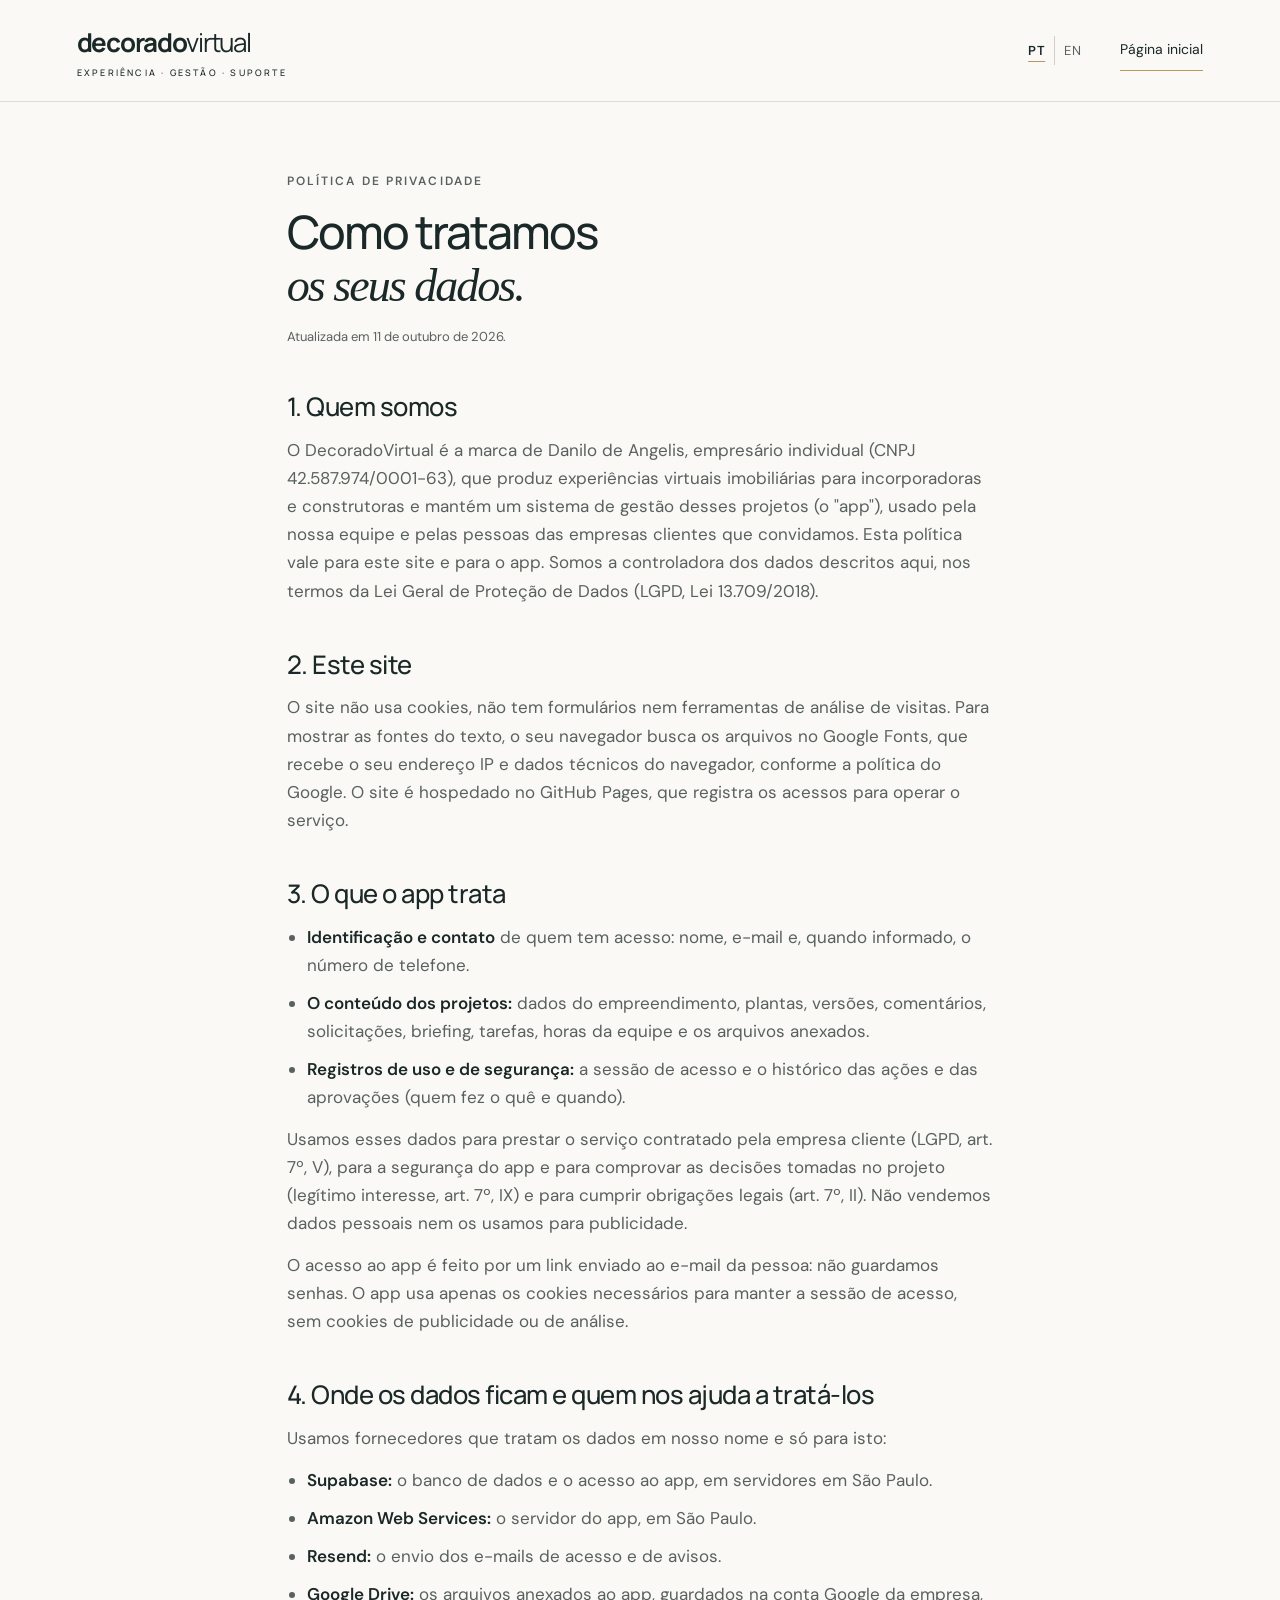
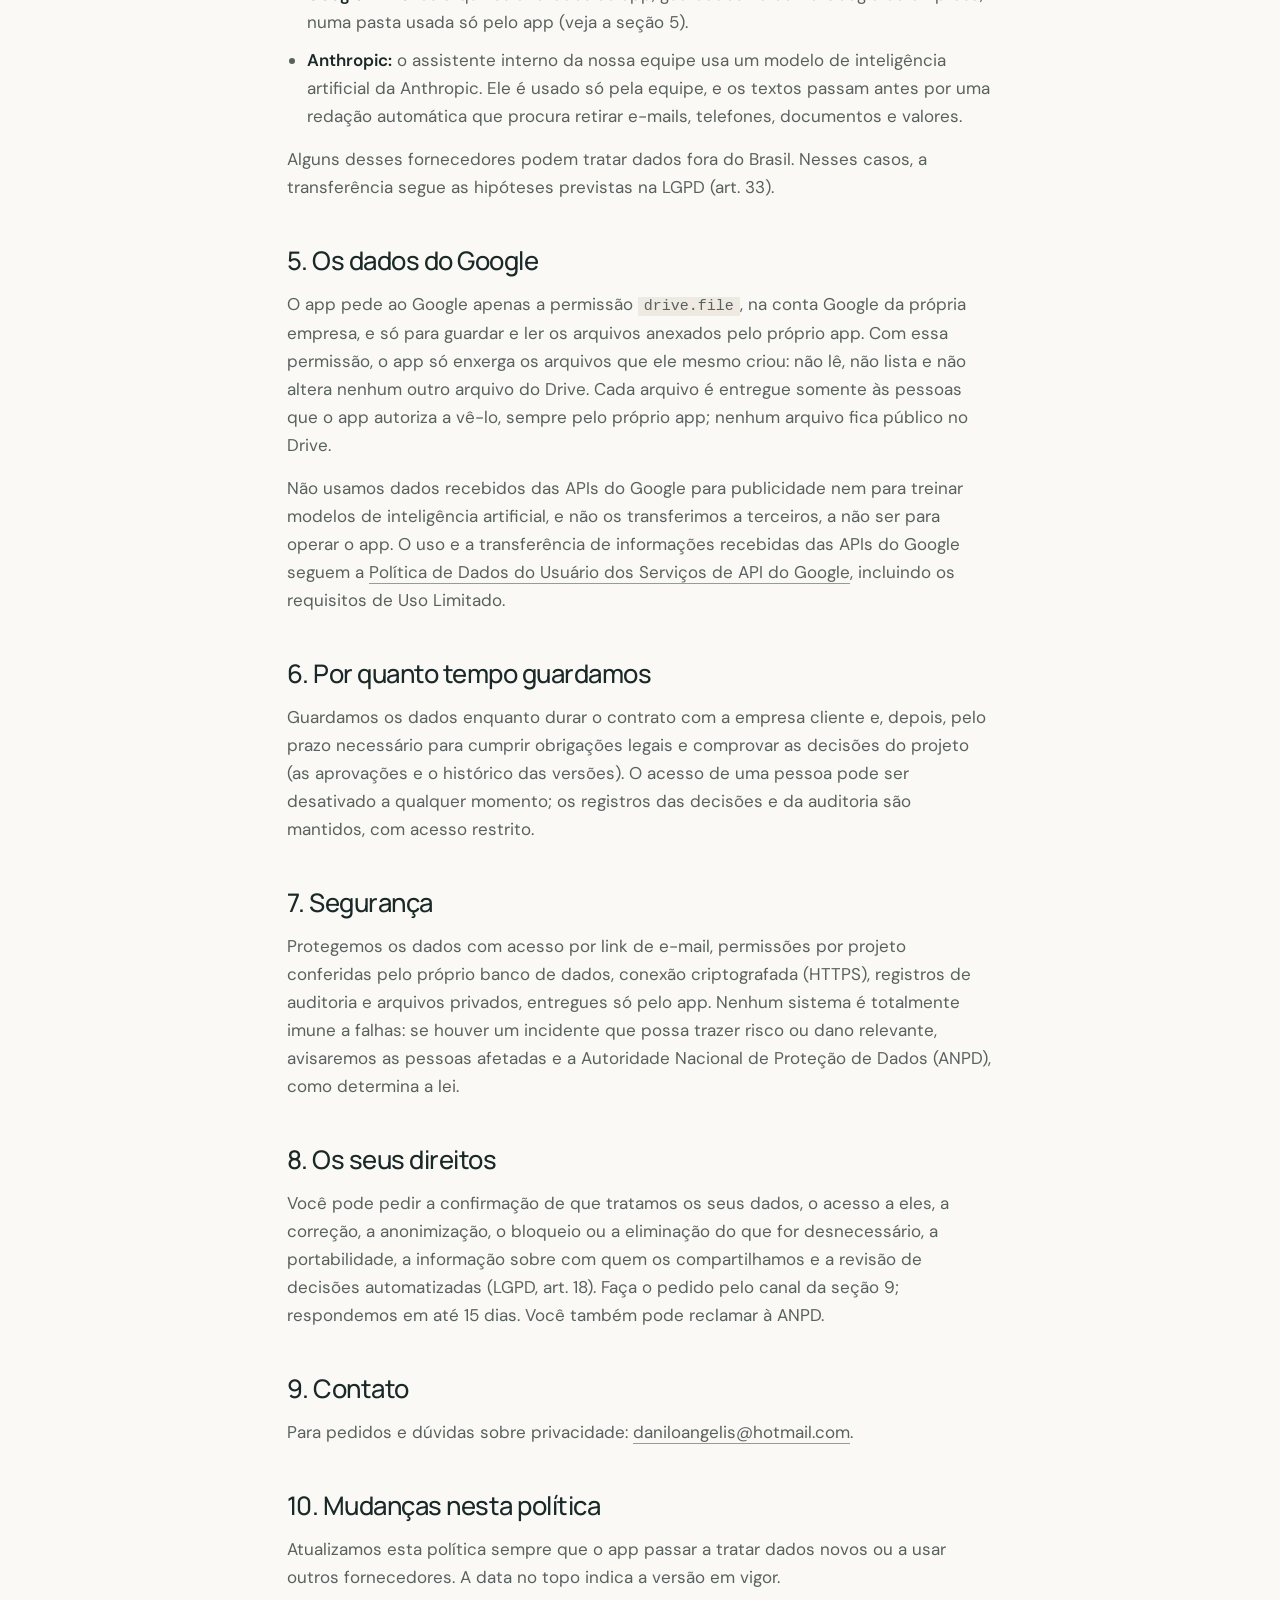
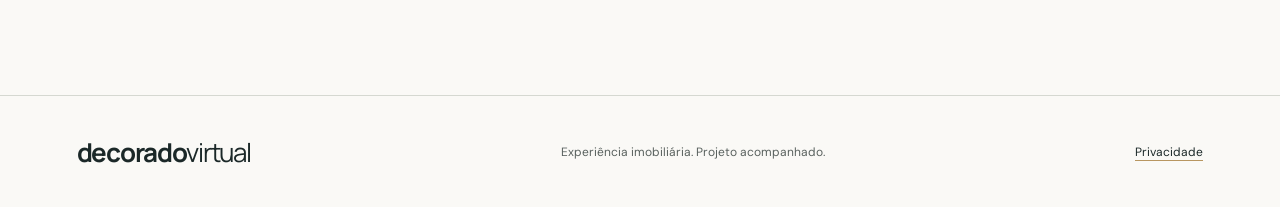
<file: privacidade/index.html>
<!doctype html><html lang="pt-BR"><head><meta charset="utf-8"><meta name="viewport" content="width=device-width,initial-scale=1"><title>Política de privacidade | DecoradoVirtual</title><meta name="description" content="Como o DecoradoVirtual trata os dados pessoais no site e no sistema de gestão dos projetos."><link rel="icon" type="image/svg+xml" href="data:image/svg+xml,%3Csvg xmlns='http://www.w3.org/2000/svg' viewBox='0 0 32 32'%3E%3Crect width='32' height='32' fill='%231b2828'/%3E%3Cpath d='M7 25V7h9q10 0 10 9t-10 9zm4-4h5q6 0 6-5t-6-5h-5z' fill='%23cfaf79'/%3E%3C/svg%3E"><link rel="alternate" hreflang="pt-BR" href="https://decoradovirtual.net/privacidade/"><link rel="alternate" hreflang="en" href="https://decoradovirtual.net/en/privacy/"><link rel="stylesheet" href="../style.css"></head><body>
<header><a class="brand" href="../" aria-label="DecoradoVirtual, página inicial">decorado<span>virtual</span><small>EXPERIÊNCIA · GESTÃO · SUPORTE</small></a><div class="hright"><nav class="lang" aria-label="Idioma"><a href="./" hreflang="pt-BR" aria-current="page">PT</a><a href="../en/privacy/" hreflang="en">EN</a></nav><nav class="menu" aria-label="Principal"><a href="../" class="nav-cta">Página inicial</a></nav></div></header>
<main class="legal">
<p class="eyebrow">POLÍTICA DE PRIVACIDADE</p>
<h1>Como tratamos<br><em>os seus dados.</em></h1>
<p class="legal-data">Atualizada em 11 de outubro de 2026.</p>

<h2>1. Quem somos</h2>
<p>O DecoradoVirtual é a marca de Danilo de Angelis, empresário individual (CNPJ 42.587.974/0001-63), que produz experiências virtuais imobiliárias para incorporadoras e construtoras e mantém um sistema de gestão desses projetos (o "app"), usado pela nossa equipe e pelas pessoas das empresas clientes que convidamos. Esta política vale para este site e para o app. Somos a controladora dos dados descritos aqui, nos termos da Lei Geral de Proteção de Dados (LGPD, Lei 13.709/2018).</p>

<h2>2. Este site</h2>
<p>O site não usa cookies, não tem formulários nem ferramentas de análise de visitas. Para mostrar as fontes do texto, o seu navegador busca os arquivos no Google Fonts, que recebe o seu endereço IP e dados técnicos do navegador, conforme a política do Google. O site é hospedado no GitHub Pages, que registra os acessos para operar o serviço.</p>

<h2>3. O que o app trata</h2>
<ul>
<li><strong>Identificação e contato</strong> de quem tem acesso: nome, e-mail e, quando informado, o número de telefone.</li>
<li><strong>O conteúdo dos projetos:</strong> dados do empreendimento, plantas, versões, comentários, solicitações, briefing, tarefas, horas da equipe e os arquivos anexados.</li>
<li><strong>Registros de uso e de segurança:</strong> a sessão de acesso e o histórico das ações e das aprovações (quem fez o quê e quando).</li>
</ul>
<p>Usamos esses dados para prestar o serviço contratado pela empresa cliente (LGPD, art. 7º, V), para a segurança do app e para comprovar as decisões tomadas no projeto (legítimo interesse, art. 7º, IX) e para cumprir obrigações legais (art. 7º, II). Não vendemos dados pessoais nem os usamos para publicidade.</p>
<p>O acesso ao app é feito por um link enviado ao e-mail da pessoa: não guardamos senhas. O app usa apenas os cookies necessários para manter a sessão de acesso, sem cookies de publicidade ou de análise.</p>

<h2>4. Onde os dados ficam e quem nos ajuda a tratá-los</h2>
<p>Usamos fornecedores que tratam os dados em nosso nome e só para isto:</p>
<ul>
<li><strong>Supabase:</strong> o banco de dados e o acesso ao app, em servidores em São Paulo.</li>
<li><strong>Amazon Web Services:</strong> o servidor do app, em São Paulo.</li>
<li><strong>Resend:</strong> o envio dos e-mails de acesso e de avisos.</li>
<li><strong>Google Drive:</strong> os arquivos anexados ao app, guardados na conta Google da empresa, numa pasta usada só pelo app (veja a seção 5).</li>
<li><strong>Anthropic:</strong> o assistente interno da nossa equipe usa um modelo de inteligência artificial da Anthropic. Ele é usado só pela equipe, e os textos passam antes por uma redação automática que procura retirar e-mails, telefones, documentos e valores.</li>
</ul>
<p>Alguns desses fornecedores podem tratar dados fora do Brasil. Nesses casos, a transferência segue as hipóteses previstas na LGPD (art. 33).</p>

<h2>5. Os dados do Google</h2>
<p>O app pede ao Google apenas a permissão <code>drive.file</code>, na conta Google da própria empresa, e só para guardar e ler os arquivos anexados pelo próprio app. Com essa permissão, o app só enxerga os arquivos que ele mesmo criou: não lê, não lista e não altera nenhum outro arquivo do Drive. Cada arquivo é entregue somente às pessoas que o app autoriza a vê-lo, sempre pelo próprio app; nenhum arquivo fica público no Drive.</p>
<p>Não usamos dados recebidos das APIs do Google para publicidade nem para treinar modelos de inteligência artificial, e não os transferimos a terceiros, a não ser para operar o app. O uso e a transferência de informações recebidas das APIs do Google seguem a <a href="https://developers.google.com/terms/api-services-user-data-policy">Política de Dados do Usuário dos Serviços de API do Google</a>, incluindo os requisitos de Uso Limitado.</p>

<h2>6. Por quanto tempo guardamos</h2>
<p>Guardamos os dados enquanto durar o contrato com a empresa cliente e, depois, pelo prazo necessário para cumprir obrigações legais e comprovar as decisões do projeto (as aprovações e o histórico das versões). O acesso de uma pessoa pode ser desativado a qualquer momento; os registros das decisões e da auditoria são mantidos, com acesso restrito.</p>

<h2>7. Segurança</h2>
<p>Protegemos os dados com acesso por link de e-mail, permissões por projeto conferidas pelo próprio banco de dados, conexão criptografada (HTTPS), registros de auditoria e arquivos privados, entregues só pelo app. Nenhum sistema é totalmente imune a falhas: se houver um incidente que possa trazer risco ou dano relevante, avisaremos as pessoas afetadas e a Autoridade Nacional de Proteção de Dados (ANPD), como determina a lei.</p>

<h2>8. Os seus direitos</h2>
<p>Você pode pedir a confirmação de que tratamos os seus dados, o acesso a eles, a correção, a anonimização, o bloqueio ou a eliminação do que for desnecessário, a portabilidade, a informação sobre com quem os compartilhamos e a revisão de decisões automatizadas (LGPD, art. 18). Faça o pedido pelo canal da seção 9; respondemos em até 15 dias. Você também pode reclamar à ANPD.</p>

<h2>9. Contato</h2>
<p>Para pedidos e dúvidas sobre privacidade: <a href="mailto:daniloangelis@hotmail.com">daniloangelis@hotmail.com</a>.</p>

<h2>10. Mudanças nesta política</h2>
<p>Atualizamos esta política sempre que o app passar a tratar dados novos ou a usar outros fornecedores. A data no topo indica a versão em vigor.</p>
</main>
<footer><a class="brand" href="../">decorado<span>virtual</span></a><p>Experiência imobiliária. Projeto acompanhado.</p><small><a href="./">Privacidade</a></small></footer></body></html>
</file>
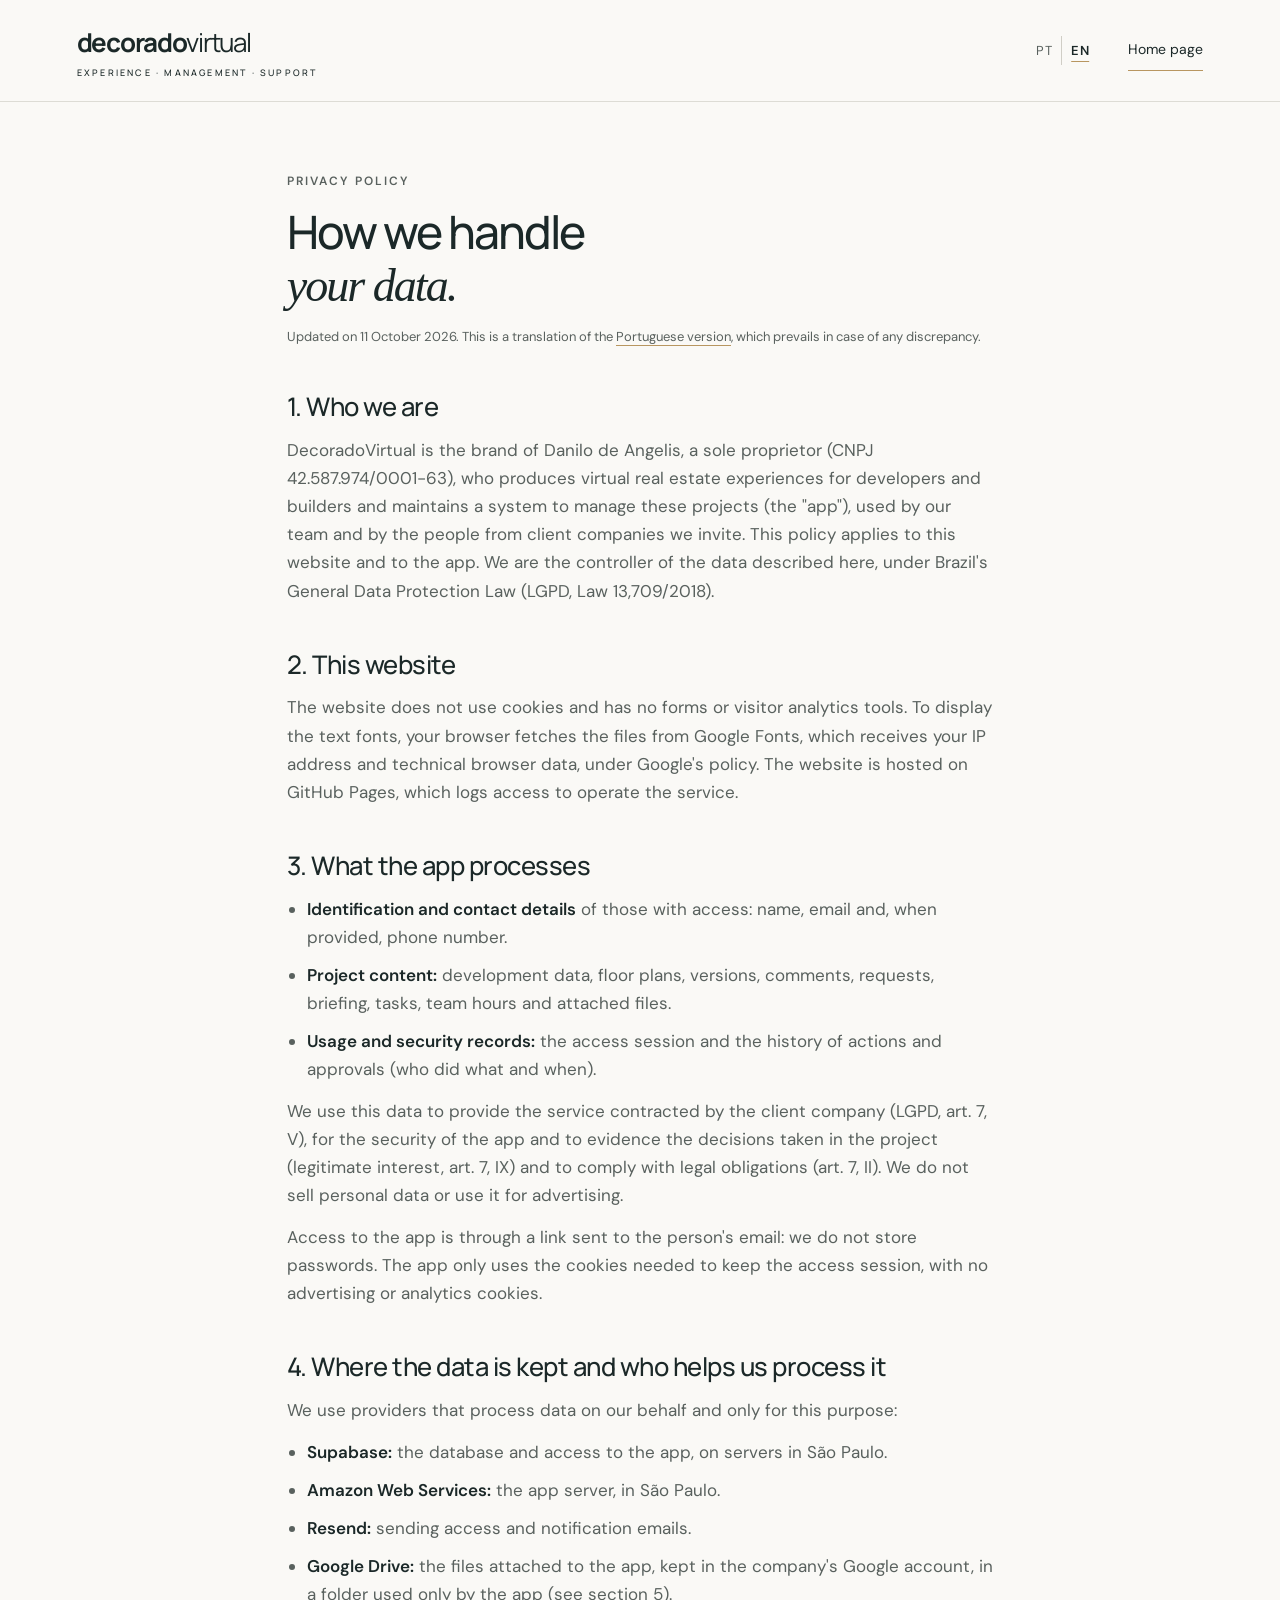
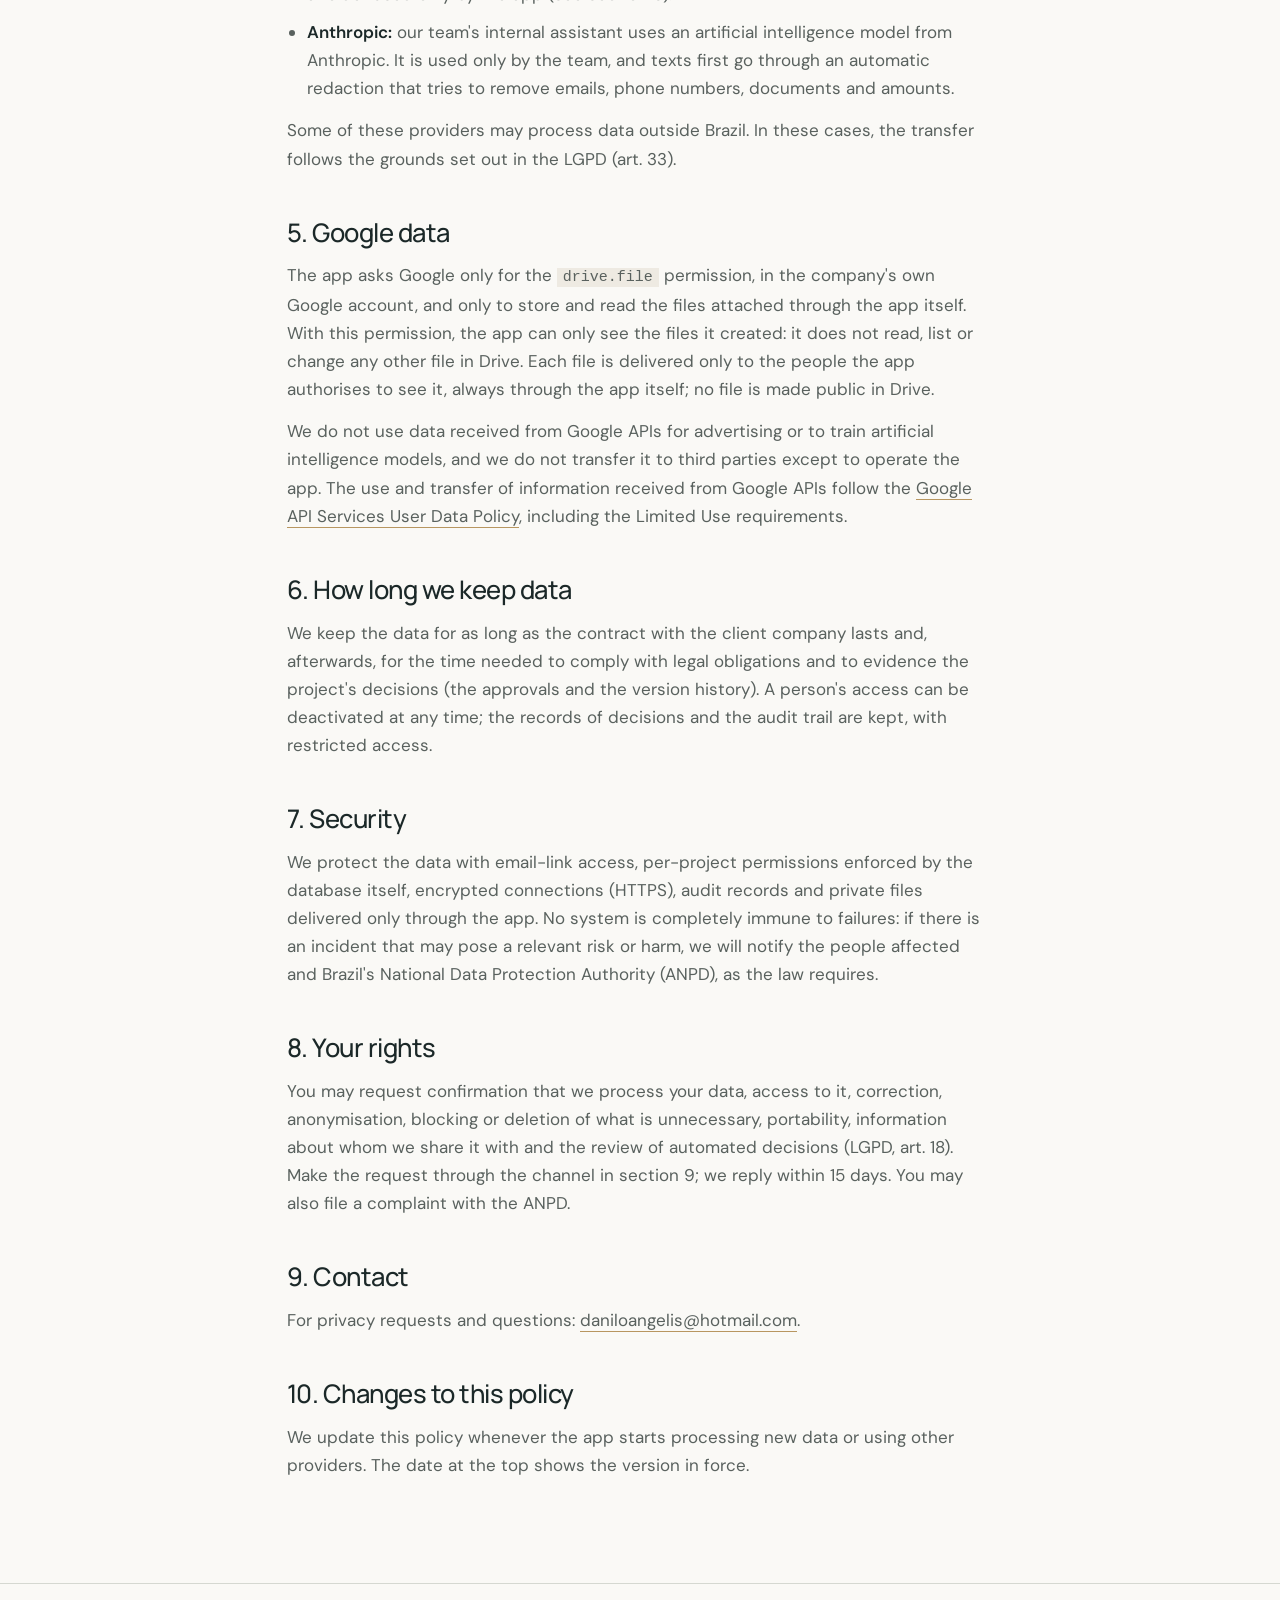
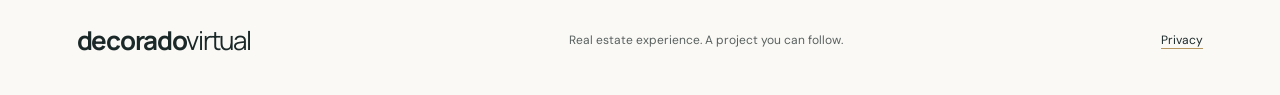
<file: en/privacy/index.html>
<!doctype html><html lang="en"><head><meta charset="utf-8"><meta name="viewport" content="width=device-width,initial-scale=1"><title>Privacy policy | DecoradoVirtual</title><meta name="description" content="How DecoradoVirtual handles personal data on the website and in the project management system."><link rel="canonical" href="https://decoradovirtual.net/en/privacy/"><link rel="alternate" hreflang="pt-BR" href="https://decoradovirtual.net/privacidade/"><link rel="alternate" hreflang="en" href="https://decoradovirtual.net/en/privacy/"><link rel="icon" type="image/svg+xml" href="data:image/svg+xml,%3Csvg xmlns='http://www.w3.org/2000/svg' viewBox='0 0 32 32'%3E%3Crect width='32' height='32' fill='%231b2828'/%3E%3Cpath d='M7 25V7h9q10 0 10 9t-10 9zm4-4h5q6 0 6-5t-6-5h-5z' fill='%23cfaf79'/%3E%3C/svg%3E"><link rel="stylesheet" href="../../style.css"></head><body>
<header><a class="brand" href="../" aria-label="DecoradoVirtual, home page">decorado<span>virtual</span><small>EXPERIENCE · MANAGEMENT · SUPPORT</small></a><div class="hright"><nav class="lang" aria-label="Language"><a href="../../privacidade/" hreflang="pt-BR">PT</a><a href="./" hreflang="en" aria-current="page">EN</a></nav><nav class="menu" aria-label="Main"><a href="../" class="nav-cta">Home page</a></nav></div></header>
<main class="legal">
<p class="eyebrow">PRIVACY POLICY</p>
<h1>How we handle<br><em>your data.</em></h1>
<p class="legal-data">Updated on 11 October 2026. This is a translation of the <a href="../../privacidade/">Portuguese version</a>, which prevails in case of any discrepancy.</p>

<h2>1. Who we are</h2>
<p>DecoradoVirtual is the brand of Danilo de Angelis, a sole proprietor (CNPJ 42.587.974/0001-63), who produces virtual real estate experiences for developers and builders and maintains a system to manage these projects (the "app"), used by our team and by the people from client companies we invite. This policy applies to this website and to the app. We are the controller of the data described here, under Brazil's General Data Protection Law (LGPD, Law 13,709/2018).</p>

<h2>2. This website</h2>
<p>The website does not use cookies and has no forms or visitor analytics tools. To display the text fonts, your browser fetches the files from Google Fonts, which receives your IP address and technical browser data, under Google's policy. The website is hosted on GitHub Pages, which logs access to operate the service.</p>

<h2>3. What the app processes</h2>
<ul>
<li><strong>Identification and contact details</strong> of those with access: name, email and, when provided, phone number.</li>
<li><strong>Project content:</strong> development data, floor plans, versions, comments, requests, briefing, tasks, team hours and attached files.</li>
<li><strong>Usage and security records:</strong> the access session and the history of actions and approvals (who did what and when).</li>
</ul>
<p>We use this data to provide the service contracted by the client company (LGPD, art. 7, V), for the security of the app and to evidence the decisions taken in the project (legitimate interest, art. 7, IX) and to comply with legal obligations (art. 7, II). We do not sell personal data or use it for advertising.</p>
<p>Access to the app is through a link sent to the person's email: we do not store passwords. The app only uses the cookies needed to keep the access session, with no advertising or analytics cookies.</p>

<h2>4. Where the data is kept and who helps us process it</h2>
<p>We use providers that process data on our behalf and only for this purpose:</p>
<ul>
<li><strong>Supabase:</strong> the database and access to the app, on servers in São Paulo.</li>
<li><strong>Amazon Web Services:</strong> the app server, in São Paulo.</li>
<li><strong>Resend:</strong> sending access and notification emails.</li>
<li><strong>Google Drive:</strong> the files attached to the app, kept in the company's Google account, in a folder used only by the app (see section 5).</li>
<li><strong>Anthropic:</strong> our team's internal assistant uses an artificial intelligence model from Anthropic. It is used only by the team, and texts first go through an automatic redaction that tries to remove emails, phone numbers, documents and amounts.</li>
</ul>
<p>Some of these providers may process data outside Brazil. In these cases, the transfer follows the grounds set out in the LGPD (art. 33).</p>

<h2>5. Google data</h2>
<p>The app asks Google only for the <code>drive.file</code> permission, in the company's own Google account, and only to store and read the files attached through the app itself. With this permission, the app can only see the files it created: it does not read, list or change any other file in Drive. Each file is delivered only to the people the app authorises to see it, always through the app itself; no file is made public in Drive.</p>
<p>We do not use data received from Google APIs for advertising or to train artificial intelligence models, and we do not transfer it to third parties except to operate the app. The use and transfer of information received from Google APIs follow the <a href="https://developers.google.com/terms/api-services-user-data-policy">Google API Services User Data Policy</a>, including the Limited Use requirements.</p>

<h2>6. How long we keep data</h2>
<p>We keep the data for as long as the contract with the client company lasts and, afterwards, for the time needed to comply with legal obligations and to evidence the project's decisions (the approvals and the version history). A person's access can be deactivated at any time; the records of decisions and the audit trail are kept, with restricted access.</p>

<h2>7. Security</h2>
<p>We protect the data with email-link access, per-project permissions enforced by the database itself, encrypted connections (HTTPS), audit records and private files delivered only through the app. No system is completely immune to failures: if there is an incident that may pose a relevant risk or harm, we will notify the people affected and Brazil's National Data Protection Authority (ANPD), as the law requires.</p>

<h2>8. Your rights</h2>
<p>You may request confirmation that we process your data, access to it, correction, anonymisation, blocking or deletion of what is unnecessary, portability, information about whom we share it with and the review of automated decisions (LGPD, art. 18). Make the request through the channel in section 9; we reply within 15 days. You may also file a complaint with the ANPD.</p>

<h2>9. Contact</h2>
<p>For privacy requests and questions: <a href="mailto:daniloangelis@hotmail.com">daniloangelis@hotmail.com</a>.</p>

<h2>10. Changes to this policy</h2>
<p>We update this policy whenever the app starts processing new data or using other providers. The date at the top shows the version in force.</p>
</main>
<footer><a class="brand" href="../">decorado<span>virtual</span></a><p>Real estate experience. A project you can follow.</p><small><a href="./">Privacy</a></small></footer></body></html>
</file>
<file: style.css>
@import url('https://fonts.googleapis.com/css2?family=DM+Sans:wght@400;500;600;700&family=Manrope:wght@400;500;600;700&display=swap');
:root{--ink:#1b2828;--paper:#faf9f6;--accent:#b89660;--muted:#59615e}*{box-sizing:border-box}html{scroll-behavior:smooth;scroll-padding-top:95px}body{margin:0;background:var(--paper);color:var(--ink);font-family:'DM Sans',sans-serif;font-size:17px;line-height:1.65}a{color:inherit;text-decoration:none}button{font:inherit}header{height:102px;padding:0 6%;display:flex;align-items:center;justify-content:space-between;border-bottom:1px solid #dddcd5;background:var(--paper)}.brand{font-family:Manrope,sans-serif;font-size:26px;letter-spacing:-1.3px;font-weight:700}.brand span{font-weight:400}.brand small{display:block;font-size:9px;letter-spacing:2.2px;font-weight:500;margin-top:2px}nav{display:flex;gap:35px;align-items:center;font-size:14px}.nav-cta{border-bottom:1px solid var(--accent);padding:8px 0}h1,h2,h3,p,figure{margin:0}h1,h2{font-family:Manrope,sans-serif;font-weight:500;line-height:1.13;letter-spacing:-2px}h1{font-size:clamp(44px,4.4vw,76px)}h2{font-size:clamp(32px,3.2vw,50px)}em{font-family:Georgia,serif;font-weight:400}p{color:var(--muted)}.eyebrow{font-size:12px;letter-spacing:2.1px;font-weight:600;margin-bottom:28px}.hero{display:grid;grid-template-columns:47% 53%;min-height:680px}.hero-copy{padding:70px 11% 48px 13%}.hero-copy>p:not(.eyebrow){max-width:460px;margin-top:28px}.hero figure{position:relative;min-height:680px;overflow:hidden}.hero img{width:100%;height:100%;object-fit:cover;object-position:42% 50%;position:absolute}.hero figure:after{content:'';position:absolute;inset:60% 0 0;background:linear-gradient(transparent,#11201dbb)}.image-note{position:absolute;bottom:60px;left:45px;color:white;z-index:1;font-size:13px;letter-spacing:2px}figcaption{font-size:12px;position:absolute;bottom:15px;left:24px;color:white;z-index:2}.button{display:inline-block;background:var(--ink);color:white;padding:15px 27px;font-size:14px;margin-top:30px}.button:hover{background:#354a47}.hero-detail{font-size:13px;line-height:1.7}.section{padding:90px 6%}.split{display:grid;grid-template-columns:1.1fr 1fr;gap:9%;align-items:start}.lead{font-size:22px;line-height:1.5;margin-bottom:20px;color:var(--ink)}.pillars{display:grid;grid-template-columns:repeat(3,1fr);gap:50px;margin-top:65px}.pillars article{border-top:1px solid #c7cbc4;padding-top:22px}.pillars span,.process li>span{color:var(--accent);font-size:14px}.pillars h3{font-size:24px;font-weight:500;margin:18px 0 12px}.experience{display:grid;grid-template-columns:1fr 1fr;background:#eeeae2}.experience figure{position:relative;min-height:620px}.experience img{position:absolute;width:100%;height:100%;object-fit:cover}.experience-copy{padding:70px 12%}.experience-copy>p{margin-top:23px}.use-tabs{display:flex;flex-wrap:wrap;border-bottom:1px solid #c8c6bd;margin-top:32px;gap:0 24px}.use-tabs button{font-size:14px;border:0;background:none;padding:12px 0;cursor:pointer;color:var(--muted)}.use-tabs button[aria-selected=true]{border-bottom:2px solid var(--ink);color:var(--ink)}#use-panel{min-height:175px;padding-top:22px}#use-panel h3{font-size:20px;margin-bottom:10px;font-weight:500}.fine{font-size:12px!important;line-height:1.5}.management-rows{margin-top:50px}.management-rows article{display:grid;grid-template-columns:1fr 1.1fr;gap:12%;padding:27px 0;border-top:1px solid #d4d7d1}.management-rows h3{font-size:23px;font-weight:500}.principle{display:grid;grid-template-columns:1fr 2fr;gap:6%;background:#edf0ec;padding:30px;margin-top:26px}.principle span{font-size:12px;letter-spacing:1.5px}.principle p{font-size:14px}.process{background:#eeeae2}.process ol{list-style:none;padding:0;display:grid;grid-template-columns:repeat(4,1fr);gap:35px;margin-top:55px}.process li{border-top:1px solid #babdb5;padding-top:18px}.process h3{font-size:23px;font-weight:500;margin:20px 0 10px}.pilot{background:var(--ink);color:white;display:grid;grid-template-columns:1fr 1fr;gap:12%}.pilot p{color:#c3cec9}.pilot h2{margin-bottom:25px}.pilot .eyebrow{color:#cfaf79}.light{background:#e7d7bb;color:var(--ink)}.light:hover{background:#f5e8d1}.pilot-list{padding-top:35px}.pilot-list h3{font-size:24px;font-weight:400;margin-bottom:20px}.pilot-list p{padding:20px 0;border-bottom:1px solid #ffffff26}.pilot-list span{margin-right:12px;color:#cfaf79}.faq{max-width:1100px;margin:auto}.faq details{border-bottom:1px solid #d0d5ce;padding:22px 0}.faq summary{cursor:pointer;font-size:20px}.faq details p{padding-top:18px}footer{padding:35px 6%;border-top:1px solid #d5d8d1;display:flex;gap:25px;justify-content:space-between;align-items:center}footer p,footer small{font-size:12px}.legal{max-width:860px;margin:auto;padding:70px 6% 90px}.legal h1{font-size:clamp(38px,3.6vw,56px);margin-bottom:14px}.legal h2{font-size:clamp(22px,2vw,28px);letter-spacing:-0.5px;margin:46px 0 14px}.legal p{margin-bottom:14px}.legal ul{padding-left:20px;margin:0 0 14px;color:var(--muted)}.legal li{margin-bottom:10px}.legal strong{color:var(--ink);font-weight:600}.legal a,footer small a{border-bottom:1px solid var(--accent)}.legal code{font-size:15px;background:#eeeae2;padding:1px 6px}.legal-data{font-size:13px}.hero-actions{display:flex;flex-wrap:wrap;align-items:center;gap:14px 28px;margin-top:30px}.hero-actions .button{margin-top:0}.play-link{font-size:14px;border-bottom:1px solid var(--accent);padding:6px 0;display:inline-flex;align-items:center;gap:10px}.play-link:before{content:'';border-left:8px solid var(--accent);border-top:5px solid transparent;border-bottom:5px solid transparent}.watch{background:var(--ink);color:white;padding:90px 6%;display:grid;grid-template-columns:minmax(0,1fr) minmax(0,1.9fr);gap:6%;align-items:center}.watch p{color:#c3cec9}.watch .eyebrow{color:#cfaf79}.watch h2{margin-bottom:22px}.badges{display:flex;flex-wrap:wrap;gap:8px;margin-top:26px}.badges span{font-size:12px;letter-spacing:.6px;border:1px solid #ffffff3d;padding:6px 12px;color:#e7d7bb}.watch video{width:100%;max-height:82vh;display:block;background:#0e1717;aspect-ratio:16/9}.watch video.vertical{aspect-ratio:9/16;width:auto;max-width:100%;margin:0 auto}.video-note{font-size:12px;margin-top:12px}.compare{--pos:50%;overflow:hidden}.compare .c-top{clip-path:inset(0 calc(100% - var(--pos)) 0 0)}.compare input{position:absolute;inset:0;width:100%;height:100%;margin:0;opacity:0;cursor:ew-resize;z-index:4}.c-line{position:absolute;top:0;bottom:0;left:var(--pos);width:2px;margin-left:-1px;background:white;z-index:3;pointer-events:none}.c-line:after{content:'';position:absolute;top:50%;left:50%;width:42px;height:42px;margin:-21px 0 0 -21px;border-radius:50%;background:linear-gradient(90deg,transparent 13px,var(--ink) 13px,var(--ink) 15px,transparent 15px,transparent 27px,var(--ink) 27px,var(--ink) 29px,transparent 29px) white;box-shadow:0 2px 10px #0004}.compare input:focus-visible~.c-line:after{outline:3px solid #a27f47;outline-offset:3px}.c-lab{position:absolute;top:20px;z-index:3;font-size:12px;letter-spacing:1.5px;font-weight:600;color:white;background:#1b2828b3;padding:5px 10px;pointer-events:none}.c-lab.l{left:20px}.c-lab.r{right:20px}.config{margin-top:55px;display:grid;grid-template-columns:minmax(0,1fr) minmax(0,2.2fr);gap:40px;align-items:start}.config .use-tabs{margin-top:0}.chips{display:flex;flex-wrap:wrap;gap:10px;margin-top:22px}.chips button{font-size:13px;border:1px solid #c8c6bd;background:transparent;padding:9px 16px;cursor:pointer;color:var(--ink);text-align:left}.chips button[aria-pressed=true]{background:var(--ink);color:white;border-color:var(--ink)}.stage{position:relative}.stage img,.how img{display:block;width:100%;aspect-ratio:1672/941;object-fit:cover;background:#eeeae2}.stage figcaption,.how figcaption{position:static;color:var(--muted);font-size:13px;margin-top:12px}.how{display:grid;grid-template-columns:1fr 1fr;gap:30px;margin-top:60px;padding-top:36px;border-top:1px solid #d4d7d1}.how h3{grid-column:1/-1;font-size:23px;font-weight:500}.common{background:#eeeae2}.common-grid{display:grid;grid-template-columns:minmax(0,1.9fr) minmax(0,1fr);gap:6%;align-items:center}.common h2{margin-bottom:22px}.common .badges span{border-color:#b9b5aa;color:var(--ink)}.common video{width:100%;max-height:82vh;display:block;background:#0e1717;aspect-ratio:16/9}.common video.vertical{aspect-ratio:9/16;width:auto;max-width:100%;margin:0 auto}.product{margin-top:70px;padding-top:40px;border-top:1px solid #cfccc2;display:grid;gap:22px}.product h3{font-size:23px;font-weight:500}.product img{display:block;width:100%;height:auto}.product figcaption{position:static;color:var(--muted);font-size:13px}.contact{background:#eeeae2}.contact-list{display:grid;grid-template-columns:repeat(3,minmax(0,1fr));gap:30px;margin-top:50px}.contact-list a{display:block;border-top:1px solid #babdb5;padding-top:18px}.contact-list span{display:block;font-size:12px;letter-spacing:1.5px;font-weight:600;color:var(--accent)}.contact-list strong{display:block;font-family:Manrope,sans-serif;font-size:22px;font-weight:500;letter-spacing:-.5px;margin:10px 0 4px;overflow-wrap:anywhere}.contact-list small{font-size:13px;color:var(--muted);border-bottom:1px solid var(--accent)}.contact-list a:hover strong{color:#354a47}.social{display:flex;flex-wrap:wrap;gap:10px 28px;margin-top:45px;font-size:14px}.social a{border-bottom:1px solid var(--accent);padding:4px 0}.footer-social{display:flex;flex-wrap:wrap;gap:6px 18px;font-size:12px}.hright{display:flex;align-items:center;gap:30px}.lang{display:flex;align-items:center;gap:0;font-size:13px}.lang a{padding:4px 9px;color:var(--muted);letter-spacing:.5px}.lang a+a{border-inline-start:1px solid #d0cec6}.lang a[aria-current=page]{color:var(--ink);font-weight:600;text-decoration:underline;text-decoration-color:var(--accent);text-underline-offset:6px}.lang a[lang=ar]{font-family:'IBM Plex Sans Arabic','DM Sans',sans-serif;letter-spacing:0}html[lang=ar] body{font-family:'IBM Plex Sans Arabic','DM Sans',sans-serif}html[lang=ar] :is(h1,h2,h3,.lead,.contact-list strong,.faq summary){font-family:'IBM Plex Sans Arabic',sans-serif;letter-spacing:0}html[lang=ar] :is(h1,h2){line-height:1.35}html[lang=ar] em{font-family:'Noto Naskh Arabic',Georgia,serif;font-style:normal;font-weight:500}html[lang=ar] :is(.eyebrow,.badges span,.c-lab,.contact-list span,.image-note,.principle span,small){letter-spacing:0}html[lang=ar] .brand,html[lang=ar] .brand span{font-family:Manrope,sans-serif}html[lang=ar] .brand small{font-family:'IBM Plex Sans Arabic',sans-serif;letter-spacing:0;font-size:10px}[dir=rtl] .hero-copy{padding:70px 13% 48px 11%}[dir=rtl] .image-note{left:auto;right:45px}[dir=rtl] .hero figcaption{left:auto;right:24px}[dir=rtl] .pilot-list span{margin-right:0;margin-left:12px}[dir=rtl] .chips button{text-align:right}:focus-visible{outline:3px solid #a27f47;outline-offset:5px}@media(max-width:800px){header{height:85px;padding:0 6%}.menu a:not(.nav-cta){display:none}.hright{gap:12px}[dir=rtl] .hero-copy{padding:45px 6%}nav{font-size:12px}.brand{font-size:22px}.brand small{font-size:8px}.hero{grid-template-columns:1fr}.hero-copy{padding:45px 6%}.hero figure{min-height:440px}.hero h1{font-size:54px}.hero-copy>p:not(.eyebrow){max-width:600px}.section,.watch{padding:60px 6%}.split,.experience,.pilot,.watch,.config,.common-grid{grid-template-columns:1fr;gap:30px}.how{grid-template-columns:1fr}.common-grid>div:first-child{order:2}.contact-list{grid-template-columns:1fr;gap:24px}.pillars{gap:25px}.experience figure{min-height:430px}.experience-copy{padding:50px 6%}.management-rows article{grid-template-columns:1fr;gap:12px}.principle{grid-template-columns:1fr;gap:14px}.process ol{grid-template-columns:1fr 1fr}.pilot-list{padding:0}footer{flex-wrap:wrap}.eyebrow{font-size:11px}h2{letter-spacing:-1px}.pillars h3{font-size:20px}}@media(max-width:480px){.pillars{grid-template-columns:1fr;margin-top:40px}.hero h1{font-size:46px}.hero figure{min-height:350px}.process ol{gap:25px}.use-tabs{gap:0 17px}.menu{display:none}.lead{font-size:20px}}@media(prefers-reduced-motion:reduce){html{scroll-behavior:auto}}
</file>
